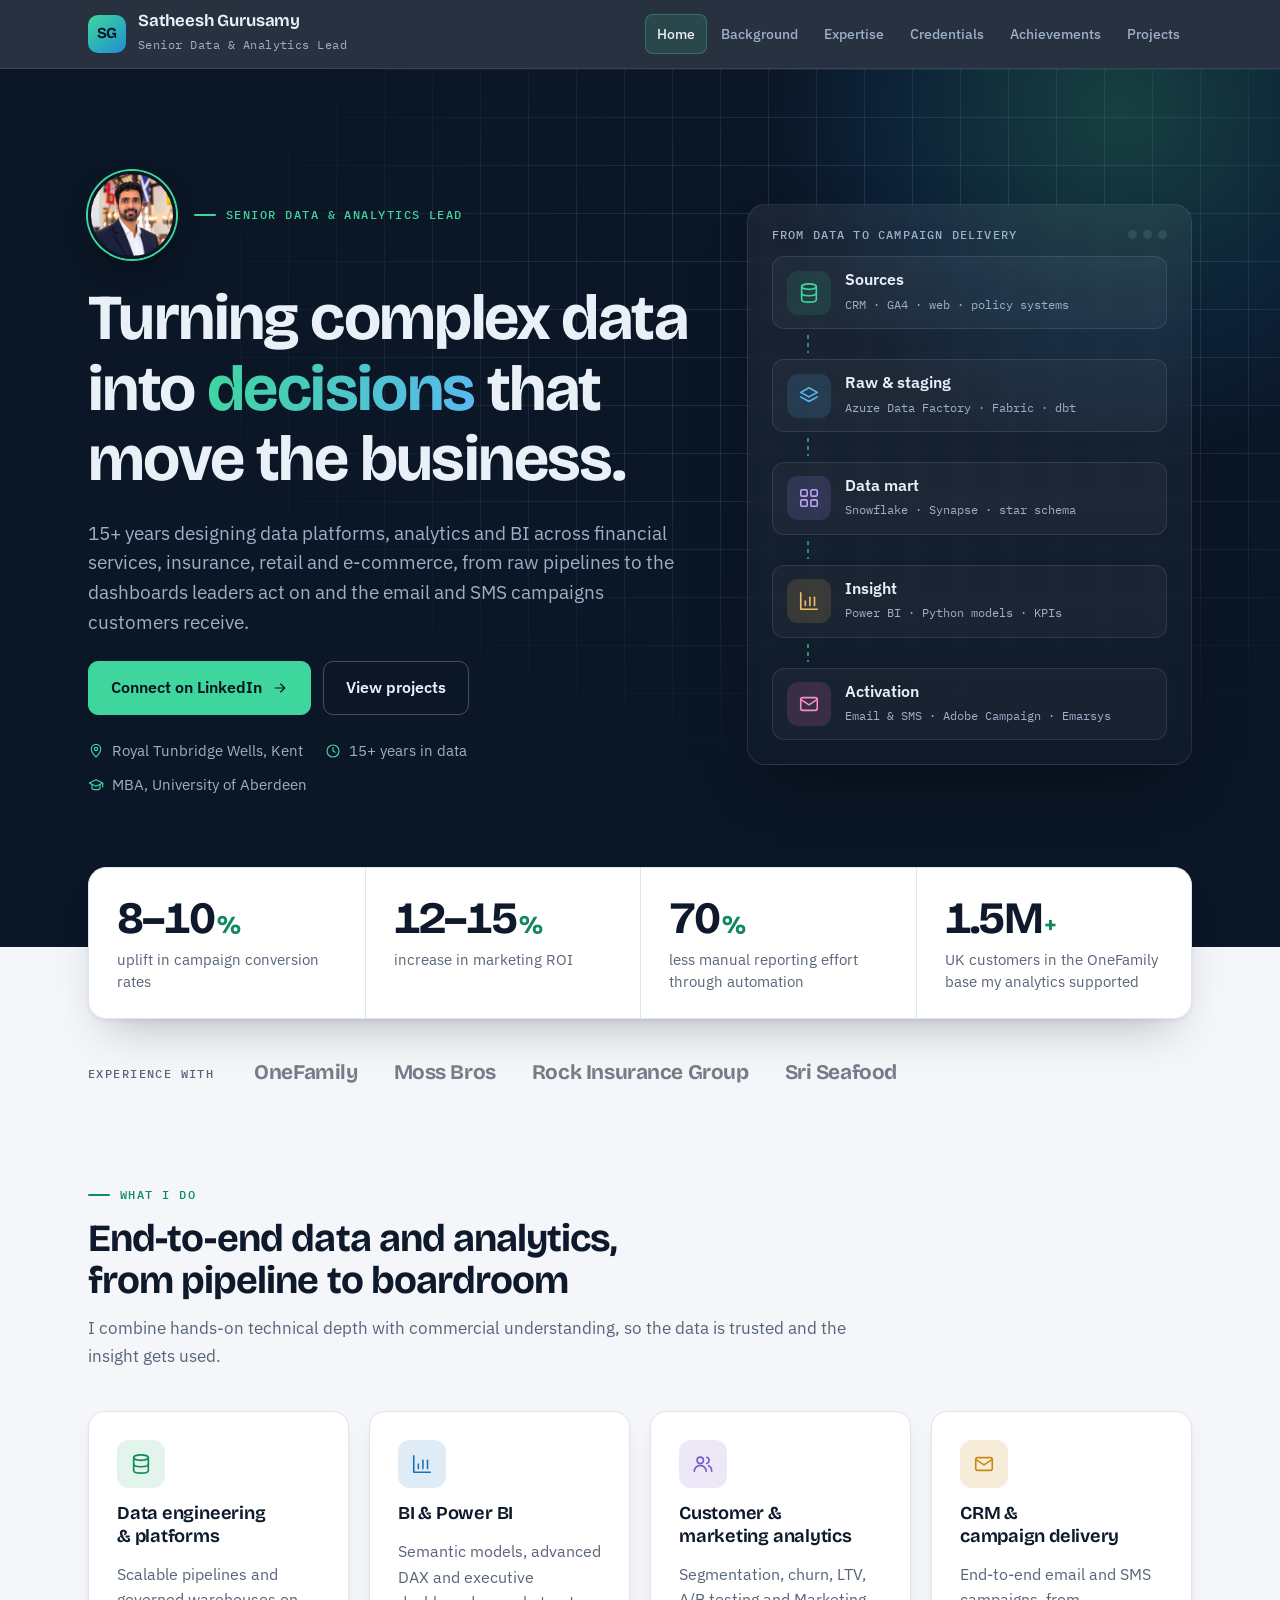
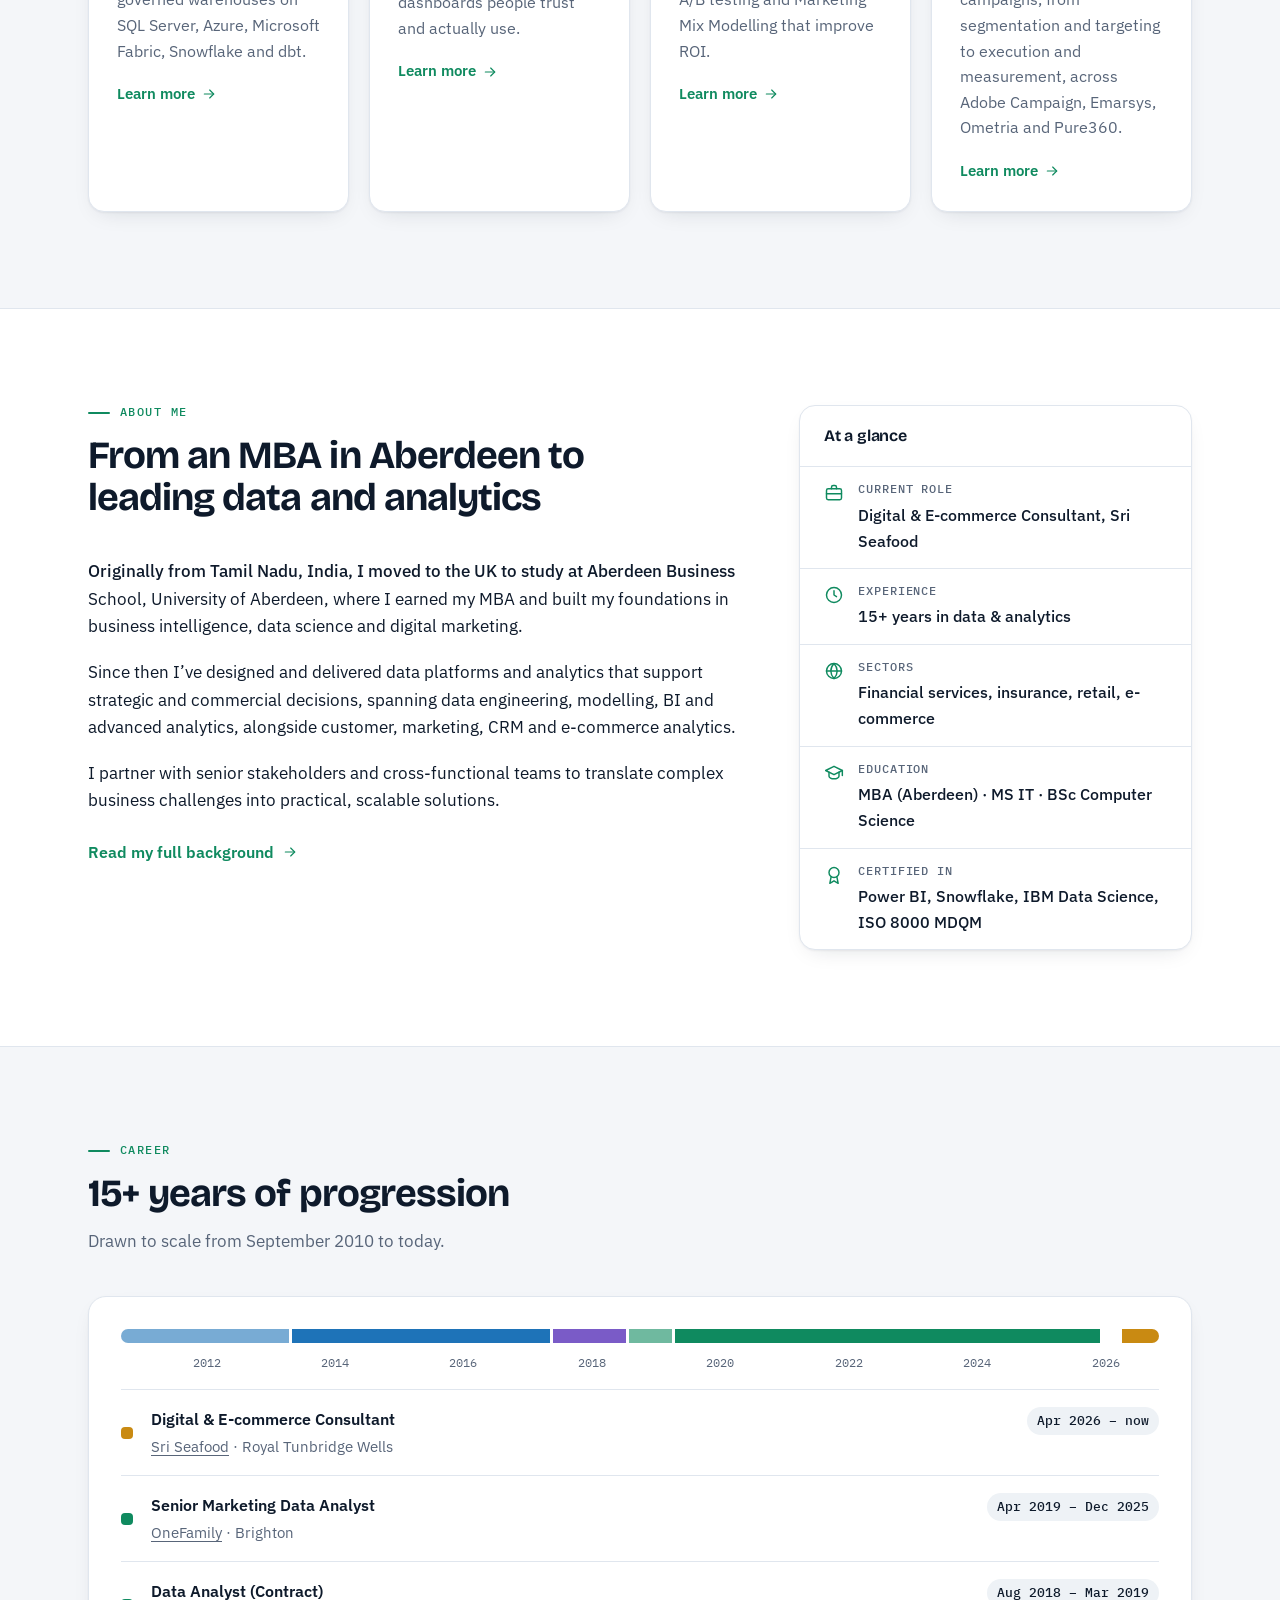
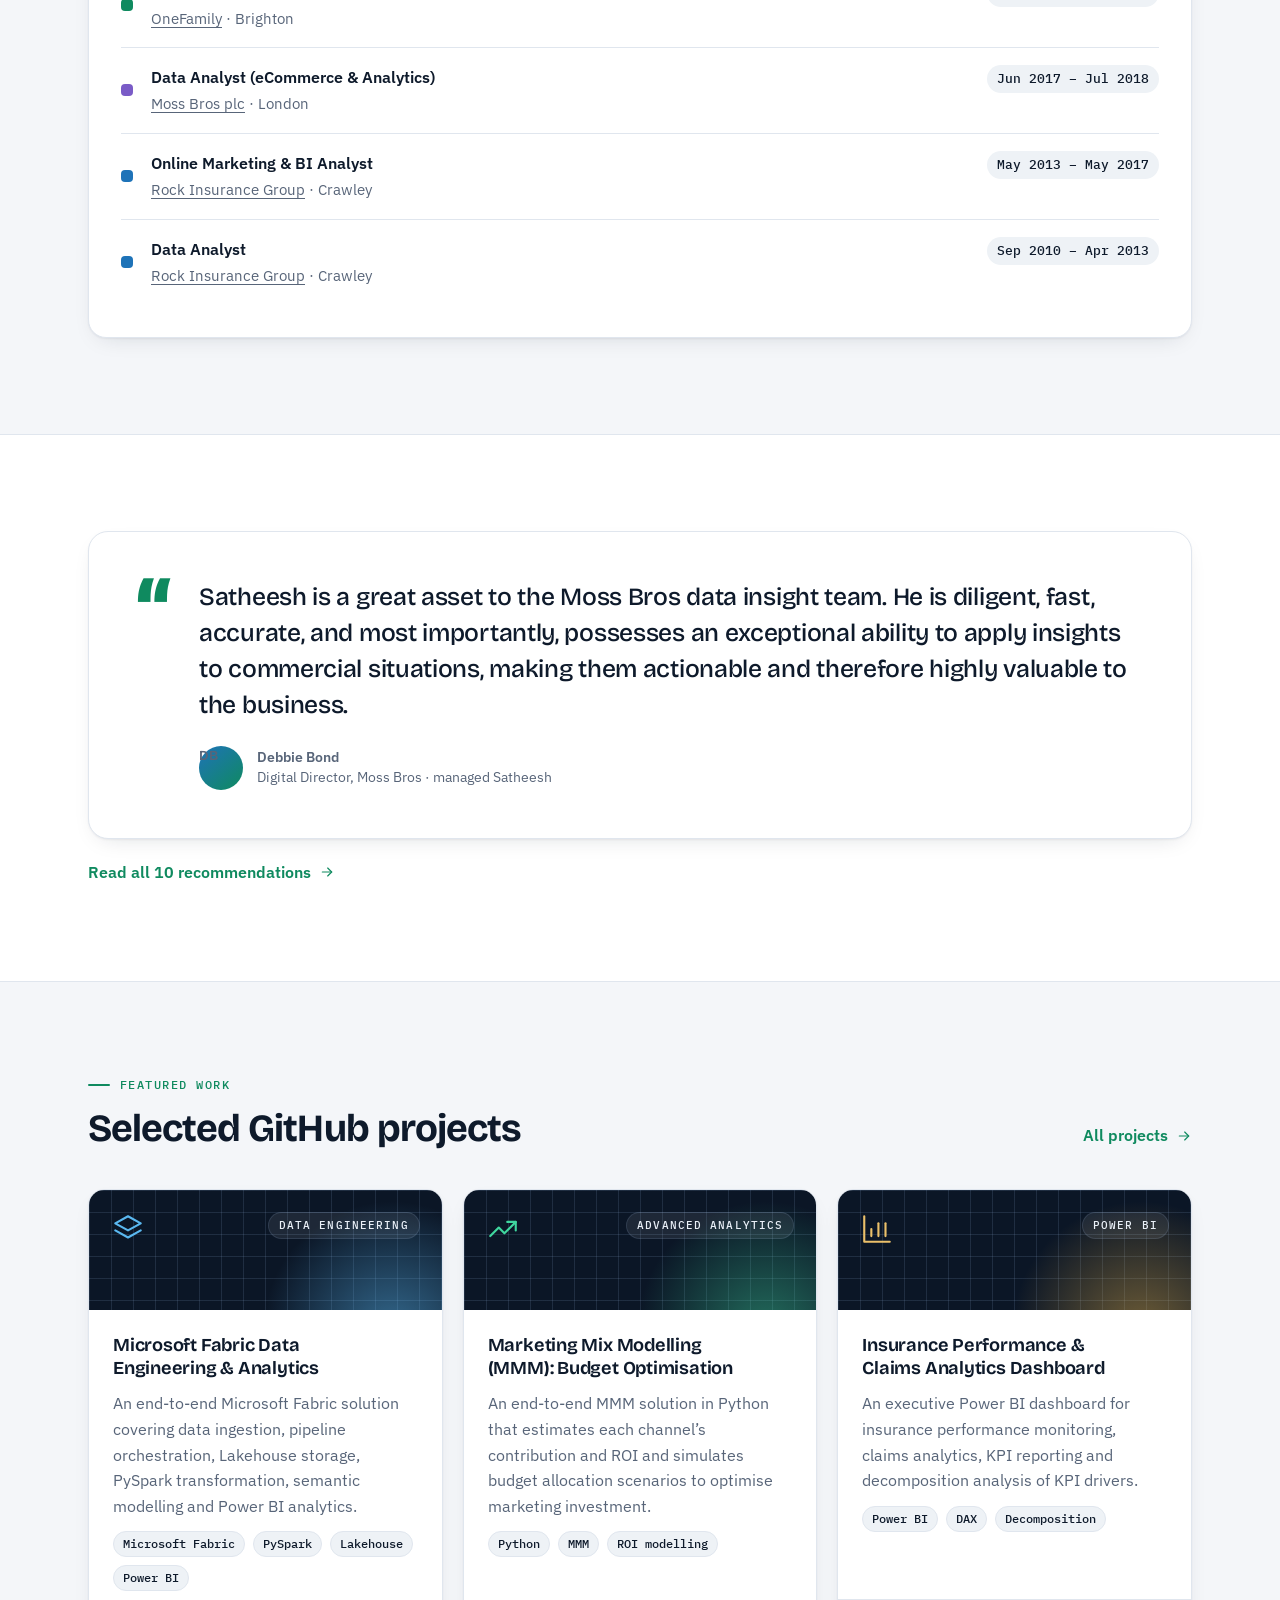
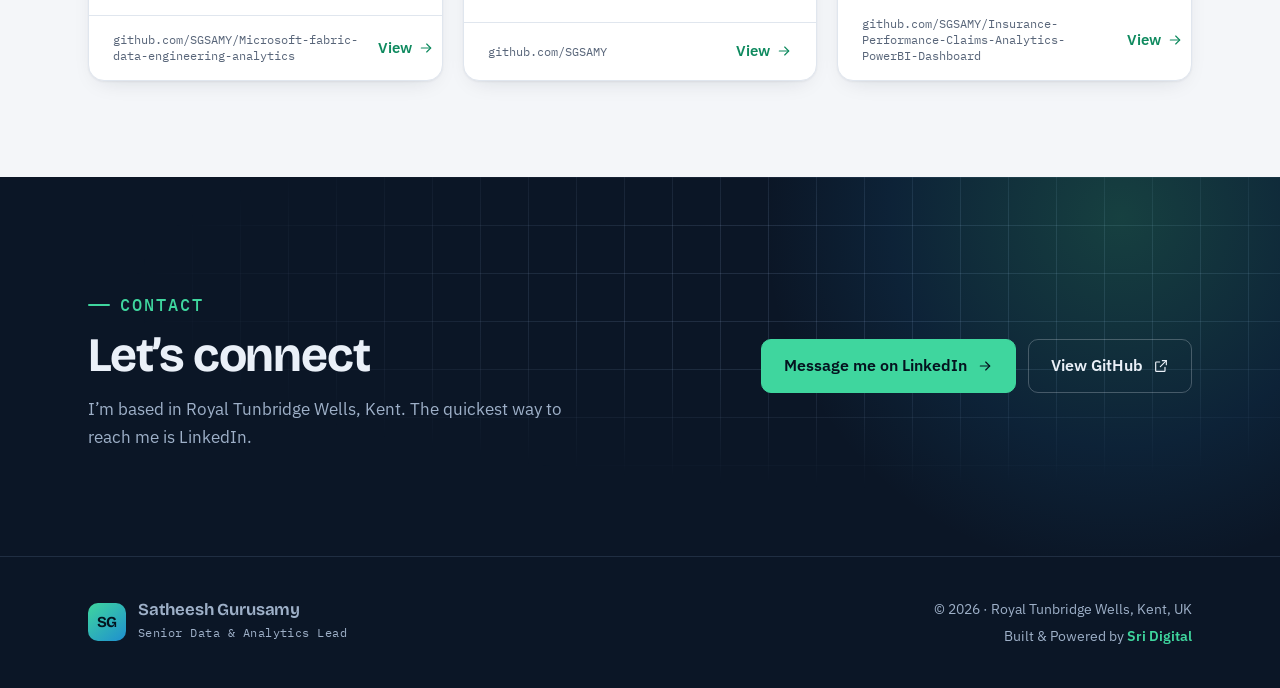
<file: index.html>
<!doctype html>
<html lang="en-GB">
<head>
<meta charset="utf-8">
<meta name="viewport" content="width=device-width, initial-scale=1">
<title>Satheesh Gurusamy</title>
<meta name="description" content="Senior Data &amp; Analytics Lead: data platforms, analytics, BI, CRM and customer insight.">
<meta property="og:title" content="Satheesh Gurusamy"><meta property="og:description" content="Senior Data &amp; Analytics Lead: data platforms, analytics, BI, CRM and customer insight.">
<meta property="og:type" content="website"><meta property="og:url" content="https://sgsamy.com/">
<link rel="icon" href="favicon.svg" type="image/svg+xml">
<link rel="icon" href="favicon.ico" sizes="any">
<link rel="apple-touch-icon" href="apple-touch-icon.png">
<meta name="theme-color" content="#0B1626">
<link rel="preconnect" href="https://fonts.googleapis.com"><link rel="preconnect" href="https://fonts.gstatic.com" crossorigin><link rel="stylesheet" href="https://fonts.googleapis.com/css2?family=Bricolage+Grotesque:opsz,wght@12..96,500;12..96,650;12..96,700&family=IBM+Plex+Mono:wght@400;500;600&family=IBM+Plex+Sans:wght@400;500;600&display=swap">
<link rel="stylesheet" href="style.css?v=20261105">
</head>
<body>
<header class="site-head"><div class="wrap">
<a class="brand" href="index.html"><span class="mono">SG</span><span><b>Satheesh Gurusamy</b><small>Senior Data &amp; Analytics Lead</small></span></a>
<nav class="nav" aria-label="Main"><a href="index.html" aria-current="page">Home</a><a href="my-background.html">Background</a><a href="expertise.html">Expertise</a><a href="credentials.html">Credentials</a><a href="achievements.html">Achievements</a><a href="github-projects.html">Projects</a></nav>
</div></header>
<main>
<section class="dark hero"><div class="wrap">
<div class="hero-copy">
<div class="id-row"><img class="headshot" src="satheesh.jpg" alt="Satheesh Gurusamy" width="88" height="88"><p class="eyebrow">Senior Data &amp; Analytics Lead</p></div>
<h1>Turning complex data into <em>decisions</em> that move the business.</h1>
<p class="lede">15+ years designing data platforms, analytics and BI across financial services, insurance, retail and e-commerce, from raw pipelines to the dashboards leaders act on and the email and SMS campaigns customers receive.</p>
<div class="btns"><a class="btn primary" href="https://www.linkedin.com/in/satheeshgurusamy">Connect on LinkedIn <svg class="ico sm" viewBox="0 0 24 24" aria-hidden="true"><path d="M5 12h14"/><path d="M13 6l6 6-6 6"/></svg></a><a class="btn ghost" href="github-projects.html">View projects</a></div>
<div class="meta"><span><svg class="ico sm" viewBox="0 0 24 24" aria-hidden="true"><path d="M12 21s-7-6.2-7-12a7 7 0 0 1 14 0c0 5.8-7 12-7 12z"/><circle cx="12" cy="9" r="2.5"/></svg> Royal Tunbridge Wells, Kent</span><span><svg class="ico sm" viewBox="0 0 24 24" aria-hidden="true"><circle cx="12" cy="12" r="9"/><path d="M12 7v5l3 2"/></svg> 15+ years in data</span><span><svg class="ico sm" viewBox="0 0 24 24" aria-hidden="true"><path d="M2 9l10-5 10 5-10 5z"/><path d="M6 11v5c0 1.5 2.7 3 6 3s6-1.5 6-3v-5"/><path d="M22 9v6"/></svg> MBA, University of Aberdeen</span></div>
</div>
<div class="pipe" aria-label="From data to campaign delivery"><div class="pipe-head"><p>From data to campaign delivery</p><span class="dots"><i></i><i></i><i></i></span></div><div class="stage s1"><span class="si"><svg class="ico" viewBox="0 0 24 24" aria-hidden="true"><ellipse cx="12" cy="5" rx="8" ry="3"/><path d="M4 5v14c0 1.7 3.6 3 8 3s8-1.3 8-3V5"/><path d="M4 12c0 1.7 3.6 3 8 3s8-1.3 8-3"/></svg></span><div><b>Sources</b><span>CRM · GA4 · web · policy systems</span></div></div><div class="flow" aria-hidden="true"></div><div class="stage s2"><span class="si"><svg class="ico" viewBox="0 0 24 24" aria-hidden="true"><path d="M12 3l9 5-9 5-9-5z"/><path d="M3 13l9 5 9-5"/></svg></span><div><b>Raw &amp; staging</b><span>Azure Data Factory · Fabric · dbt</span></div></div><div class="flow" aria-hidden="true"></div><div class="stage s3"><span class="si"><svg class="ico" viewBox="0 0 24 24" aria-hidden="true"><rect x="3" y="3" width="7" height="7" rx="1.5"/><rect x="14" y="3" width="7" height="7" rx="1.5"/><rect x="3" y="14" width="7" height="7" rx="1.5"/><rect x="14" y="14" width="7" height="7" rx="1.5"/></svg></span><div><b>Data mart</b><span>Snowflake · Synapse · star schema</span></div></div><div class="flow" aria-hidden="true"></div><div class="stage s4"><span class="si"><svg class="ico" viewBox="0 0 24 24" aria-hidden="true"><path d="M3 3v18h18"/><path d="M8 17v-5"/><path d="M13 17V8"/><path d="M18 17v-9"/></svg></span><div><b>Insight</b><span>Power BI · Python models · KPIs</span></div></div><div class="flow" aria-hidden="true"></div><div class="stage s5"><span class="si"><svg class="ico" viewBox="0 0 24 24" aria-hidden="true"><rect x="3" y="5" width="18" height="14" rx="2"/><path d="M3 7l9 6 9-6"/></svg></span><div><b>Activation</b><span>Email &amp; SMS · Adobe Campaign · Emarsys</span></div></div></div>
</div></section>
<section class="kpis"><div class="wrap"><div class="kpi-card"><div class="kpi"><p class="n">8–10<small>%</small></p><p>uplift in campaign conversion rates</p></div><div class="kpi"><p class="n">12–15<small>%</small></p><p>increase in marketing ROI</p></div><div class="kpi"><p class="n">70<small>%</small></p><p>less manual reporting effort through automation</p></div><div class="kpi"><p class="n">1.5M<small>+</small></p><p>UK customers in the OneFamily base my analytics supported</p></div></div></div></section>
<section class="trust"><div class="wrap"><p>Experience with</p><ul><li>OneFamily</li><li>Moss Bros</li><li>Rock Insurance Group</li><li>Sri Seafood</li></ul></div></section>
<section class="band"><div class="wrap"><div class="sec-head"><p class="eyebrow">What I do</p><h2>End-to-end data and analytics, from pipeline to boardroom</h2><p>I combine hands-on technical depth with commercial understanding, so the data is trusted and the insight gets used.</p></div><div class="grid-4"><a class="card" href="expertise.html"><span class="icon-tile "><svg class="ico" viewBox="0 0 24 24" aria-hidden="true"><ellipse cx="12" cy="5" rx="8" ry="3"/><path d="M4 5v14c0 1.7 3.6 3 8 3s8-1.3 8-3V5"/><path d="M4 12c0 1.7 3.6 3 8 3s8-1.3 8-3"/></svg></span><h3>Data engineering &amp; platforms</h3><p>Scalable pipelines and governed warehouses on SQL Server, Azure, Microsoft Fabric, Snowflake and dbt.</p><span class="more">Learn more <svg class="ico sm" viewBox="0 0 24 24" aria-hidden="true"><path d="M5 12h14"/><path d="M13 6l6 6-6 6"/></svg></span></a><a class="card" href="expertise.html"><span class="icon-tile c2"><svg class="ico" viewBox="0 0 24 24" aria-hidden="true"><path d="M3 3v18h18"/><path d="M8 17v-5"/><path d="M13 17V8"/><path d="M18 17v-9"/></svg></span><h3>BI &amp; Power BI</h3><p>Semantic models, advanced DAX and executive dashboards people trust and actually use.</p><span class="more">Learn more <svg class="ico sm" viewBox="0 0 24 24" aria-hidden="true"><path d="M5 12h14"/><path d="M13 6l6 6-6 6"/></svg></span></a><a class="card" href="expertise.html"><span class="icon-tile c3"><svg class="ico" viewBox="0 0 24 24" aria-hidden="true"><circle cx="9" cy="8" r="3.5"/><path d="M2.5 20c0-3.6 2.9-6.5 6.5-6.5s6.5 2.9 6.5 6.5"/><path d="M16 4.6a3.5 3.5 0 0 1 0 6.8"/><path d="M18 14c2 .8 3.5 3 3.5 6"/></svg></span><h3>Customer &amp; marketing analytics</h3><p>Segmentation, churn, LTV, A/B testing and Marketing Mix Modelling that improve ROI.</p><span class="more">Learn more <svg class="ico sm" viewBox="0 0 24 24" aria-hidden="true"><path d="M5 12h14"/><path d="M13 6l6 6-6 6"/></svg></span></a><a class="card" href="expertise.html"><span class="icon-tile c4"><svg class="ico" viewBox="0 0 24 24" aria-hidden="true"><rect x="3" y="5" width="18" height="14" rx="2"/><path d="M3 7l9 6 9-6"/></svg></span><h3>CRM &amp; campaign delivery</h3><p>End-to-end email and SMS campaigns, from segmentation and targeting to execution and measurement, across Adobe Campaign, Emarsys, Ometria and Pure360.</p><span class="more">Learn more <svg class="ico sm" viewBox="0 0 24 24" aria-hidden="true"><path d="M5 12h14"/><path d="M13 6l6 6-6 6"/></svg></span></a></div></div></section>
<section class="band alt"><div class="wrap"><div class="split"><div><div class="sec-head"><p class="eyebrow">About me</p><h2>From an MBA in Aberdeen to leading data and analytics</h2></div>
<div class="prose"><p>Originally from Tamil Nadu, India, I moved to the UK to study at Aberdeen Business School, University of Aberdeen, where I earned my MBA and built my foundations in business intelligence, data science and digital marketing.</p>
<p>Since then I&rsquo;ve designed and delivered data platforms and analytics that support strategic and commercial decisions, spanning data engineering, modelling, BI and advanced analytics, alongside customer, marketing, CRM and e-commerce analytics.</p>
<p>I partner with senior stakeholders and cross-functional teams to translate complex business challenges into practical, scalable solutions.</p></div>
<p style="margin-top:24px"><a class="link-arrow" href="my-background.html">Read my full background <svg class="ico sm" viewBox="0 0 24 24" aria-hidden="true"><path d="M5 12h14"/><path d="M13 6l6 6-6 6"/></svg></a></p></div>
<div class="facts"><h3>At a glance</h3><dl>
<div><svg class="ico" viewBox="0 0 24 24" aria-hidden="true"><rect x="3" y="7" width="18" height="13" rx="2"/><path d="M9 7V5a2 2 0 0 1 2-2h2a2 2 0 0 1 2 2v2"/><path d="M3 13h18"/></svg><dt>Current role</dt><dd>Digital &amp; E-commerce Consultant, Sri Seafood</dd></div>
<div><svg class="ico" viewBox="0 0 24 24" aria-hidden="true"><circle cx="12" cy="12" r="9"/><path d="M12 7v5l3 2"/></svg><dt>Experience</dt><dd>15+ years in data &amp; analytics</dd></div>
<div><svg class="ico" viewBox="0 0 24 24" aria-hidden="true"><circle cx="12" cy="12" r="9"/><path d="M3 12h18"/><path d="M12 3c2.5 2.7 3.8 5.7 3.8 9s-1.3 6.3-3.8 9c-2.5-2.7-3.8-5.7-3.8-9S9.5 5.7 12 3z"/></svg><dt>Sectors</dt><dd>Financial services, insurance, retail, e-commerce</dd></div>
<div><svg class="ico" viewBox="0 0 24 24" aria-hidden="true"><path d="M2 9l10-5 10 5-10 5z"/><path d="M6 11v5c0 1.5 2.7 3 6 3s6-1.5 6-3v-5"/><path d="M22 9v6"/></svg><dt>Education</dt><dd>MBA (Aberdeen) &middot; MS IT &middot; BSc Computer Science</dd></div>
<div><svg class="ico" viewBox="0 0 24 24" aria-hidden="true"><circle cx="12" cy="9" r="6"/><path d="M8.6 14L7 22l5-3 5 3-1.6-8"/></svg><dt>Certified in</dt><dd>Power BI, Snowflake, IBM Data Science, ISO 8000 MDQM</dd></div>
</dl></div></div></div></section>
<section class="band"><div class="wrap"><div class="sec-head"><p class="eyebrow">Career</p><h2>15+ years of progression</h2><p>Drawn to scale from September 2010 to today.</p></div><div class="tl-card"><div class="tl-bar" role="img" aria-label="Career timeline from September 2010 to today, drawn to scale"><span style="flex:32 1 0;background:var(--c2);opacity:0.6" title="Data Analyst, Rock Insurance Group"></span><span style="flex:49 1 0;background:var(--c2);opacity:1" title="Online Marketing &amp; BI Analyst, Rock Insurance Group"></span><span style="flex:14 1 0;background:var(--c3);opacity:1" title="Data Analyst (eCommerce &amp; Analytics), Moss Bros plc"></span><span style="flex:8 1 0;background:var(--c1);opacity:0.6" title="Data Analyst (Contract), OneFamily"></span><span style="flex:81 1 0;background:var(--c1);opacity:1" title="Senior Marketing Data Analyst, OneFamily"></span><span style="flex:3 1 0;background:transparent"></span><span style="flex:7 1 0;background:var(--c4)" title="Digital &amp; E-commerce Consultant, Sri Seafood"></span></div><div class="tl-axis" aria-hidden="true"><span style="left:8.25%">2012</span><span style="left:20.62%">2014</span><span style="left:32.99%">2016</span><span style="left:45.36%">2018</span><span style="left:57.73%">2020</span><span style="left:70.10%">2022</span><span style="left:82.47%">2024</span><span style="left:94.85%">2026</span></div><ul class="roles"><li><i class="sw" style="background:var(--c4)"></i><span><strong>Digital &amp; E-commerce Consultant</strong><span class="where"><a href="http://www.sriseafood.co.uk">Sri Seafood</a> &middot; Royal Tunbridge Wells</span></span><span class="when">Apr 2026 – now</span></li><li><i class="sw" style="background:var(--c1)"></i><span><strong>Senior Marketing Data Analyst</strong><span class="where"><a href="https://www.onefamily.com/">OneFamily</a> &middot; Brighton</span></span><span class="when">Apr 2019 – Dec 2025</span></li><li><i class="sw" style="background:var(--c1)"></i><span><strong>Data Analyst (Contract)</strong><span class="where"><a href="https://www.onefamily.com/">OneFamily</a> &middot; Brighton</span></span><span class="when">Aug 2018 – Mar 2019</span></li><li><i class="sw" style="background:var(--c3)"></i><span><strong>Data Analyst (eCommerce &amp; Analytics)</strong><span class="where"><a href="https://www.moss.co.uk/">Moss Bros plc</a> &middot; London</span></span><span class="when">Jun 2017 – Jul 2018</span></li><li><i class="sw" style="background:var(--c2)"></i><span><strong>Online Marketing &amp; BI Analyst</strong><span class="where"><a href="https://www.rockinsurance.com/">Rock Insurance Group</a> &middot; Crawley</span></span><span class="when">May 2013 – May 2017</span></li><li><i class="sw" style="background:var(--c2)"></i><span><strong>Data Analyst</strong><span class="where"><a href="https://www.rockinsurance.com/">Rock Insurance Group</a> &middot; Crawley</span></span><span class="when">Sep 2010 – Apr 2013</span></li></ul></div></div></section>
<section class="band alt"><div class="wrap"><figure class="feature-quote" style="margin:0"><span class="qm" aria-hidden="true">&ldquo;</span><div><blockquote>Satheesh is a great asset to the Moss Bros data insight team. He is diligent, fast, accurate, and most importantly, possesses an exceptional ability to apply insights to commercial situations, making them actionable and therefore highly valuable to the business.</blockquote>
<figcaption><div class="who"><span class="avatar">DB</span><span><b>Debbie Bond</b><span>Digital Director, Moss Bros &middot; managed Satheesh</span></span></div></figcaption></div></figure>
<p style="margin-top:20px"><a class="link-arrow" href="expertise.html#recommendations">Read all 10 recommendations <svg class="ico sm" viewBox="0 0 24 24" aria-hidden="true"><path d="M5 12h14"/><path d="M13 6l6 6-6 6"/></svg></a></p></div></section>
<section class="band"><div class="wrap"><div class="sec-row"><div class="sec-head"><p class="eyebrow">Featured work</p><h2>Selected GitHub projects</h2></div><a class="link-arrow" href="github-projects.html">All projects <svg class="ico sm" viewBox="0 0 24 24" aria-hidden="true"><path d="M5 12h14"/><path d="M13 6l6 6-6 6"/></svg></a></div><div class="grid-3"><a class="card proj" href="https://github.com/SGSAMY/Microsoft-fabric-data-engineering-analytics"><div class="proj-top" style="--pc:rgba(90,184,240,0.5);--pi:#5AB8F0"><svg class="ico" viewBox="0 0 24 24" aria-hidden="true"><path d="M12 3l9 5-9 5-9-5z"/><path d="M3 13l9 5 9-5"/></svg><span class="cat">Data engineering</span></div><div class="proj-body"><h3>Microsoft Fabric Data Engineering &amp; Analytics</h3><p>An end-to-end Microsoft Fabric solution covering data ingestion, pipeline orchestration, Lakehouse storage, PySpark transformation, semantic modelling and Power BI analytics.</p><ul class="chips"><li>Microsoft Fabric</li><li>PySpark</li><li>Lakehouse</li><li>Power BI</li></ul></div><div class="proj-foot"><span>github.com/SGSAMY/Microsoft-fabric-data-engineering-analytics</span><span>View <svg class="ico sm" viewBox="0 0 24 24" aria-hidden="true"><path d="M5 12h14"/><path d="M13 6l6 6-6 6"/></svg></span></div></a><a class="card proj" href="https://github.com/SGSAMY"><div class="proj-top" style="--pc:rgba(63,214,158,0.45);--pi:#3FD69E"><svg class="ico" viewBox="0 0 24 24" aria-hidden="true"><path d="M3 17l6-6 4 4 8-8"/><path d="M15 7h6v6"/></svg><span class="cat">Advanced analytics</span></div><div class="proj-body"><h3>Marketing Mix Modelling (MMM): Budget Optimisation</h3><p>An end-to-end MMM solution in Python that estimates each channel&rsquo;s contribution and ROI and simulates budget allocation scenarios to optimise marketing investment.</p><ul class="chips"><li>Python</li><li>MMM</li><li>ROI modelling</li></ul></div><div class="proj-foot"><span>github.com/SGSAMY</span><span>View <svg class="ico sm" viewBox="0 0 24 24" aria-hidden="true"><path d="M5 12h14"/><path d="M13 6l6 6-6 6"/></svg></span></div></a><a class="card proj" href="https://github.com/SGSAMY/Insurance-Performance-Claims-Analytics-PowerBI-Dashboard"><div class="proj-top" style="--pc:rgba(230,178,74,0.45);--pi:#EBC06A"><svg class="ico" viewBox="0 0 24 24" aria-hidden="true"><path d="M3 3v18h18"/><path d="M8 17v-5"/><path d="M13 17V8"/><path d="M18 17v-9"/></svg><span class="cat">Power BI</span></div><div class="proj-body"><h3>Insurance Performance &amp; Claims Analytics Dashboard</h3><p>An executive Power BI dashboard for insurance performance monitoring, claims analytics, KPI reporting and decomposition analysis of KPI drivers.</p><ul class="chips"><li>Power BI</li><li>DAX</li><li>Decomposition</li></ul></div><div class="proj-foot"><span>github.com/SGSAMY/Insurance-Performance-Claims-Analytics-PowerBI-Dashboard</span><span>View <svg class="ico sm" viewBox="0 0 24 24" aria-hidden="true"><path d="M5 12h14"/><path d="M13 6l6 6-6 6"/></svg></span></div></a></div></div></section>
<section class="dark cta"><div class="wrap">
<div><p class="eyebrow">Contact</p><h2 style="margin-top:14px">Let&rsquo;s connect</h2>
<p>I&rsquo;m based in Royal Tunbridge Wells, Kent. The quickest way to reach me is LinkedIn.</p></div>
<div class="btns"><a class="btn primary" href="https://www.linkedin.com/in/satheeshgurusamy">Message me on LinkedIn <svg class="ico sm" viewBox="0 0 24 24" aria-hidden="true"><path d="M5 12h14"/><path d="M13 6l6 6-6 6"/></svg></a><a class="btn ghost" href="https://github.com/SGSAMY">View GitHub <svg class="ico sm" viewBox="0 0 24 24" aria-hidden="true"><path d="M14 4h6v6"/><path d="M20 4l-9 9"/><path d="M18 14v5a1 1 0 0 1-1 1H5a1 1 0 0 1-1-1V7a1 1 0 0 1 1-1h5"/></svg></a></div>
</div></section>
</main>
<footer class="site-foot"><div class="wrap">
<a class="brand" href="index.html"><span class="mono">SG</span><span><b>Satheesh Gurusamy</b><small>Senior Data &amp; Analytics Lead</small></span></a>
<div class="foot-meta"><span>&copy; 2026 &middot; Royal Tunbridge Wells, Kent, UK</span><span>Built &amp; Powered by <a class="credit" href="https://sridigital.co.uk">Sri Digital</a></span></div>
</div></footer>
</body>
</html>
</file>
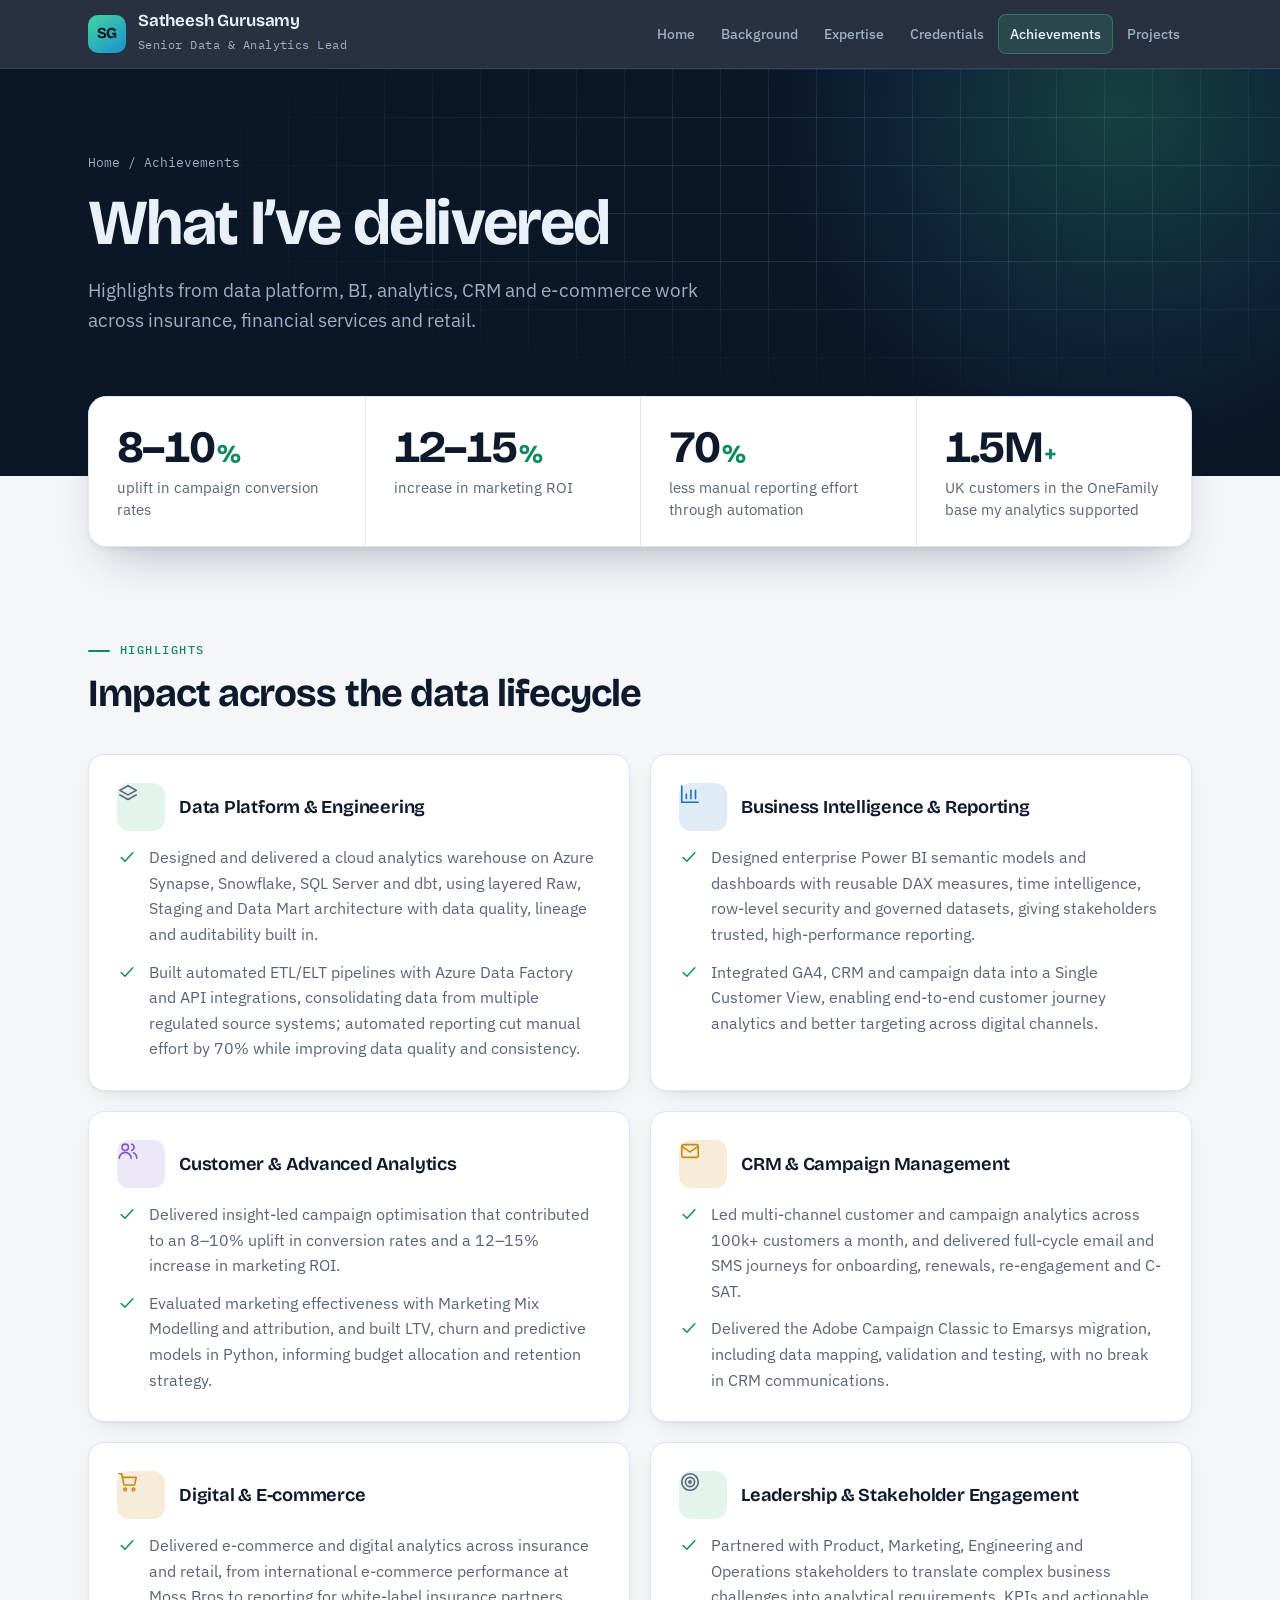
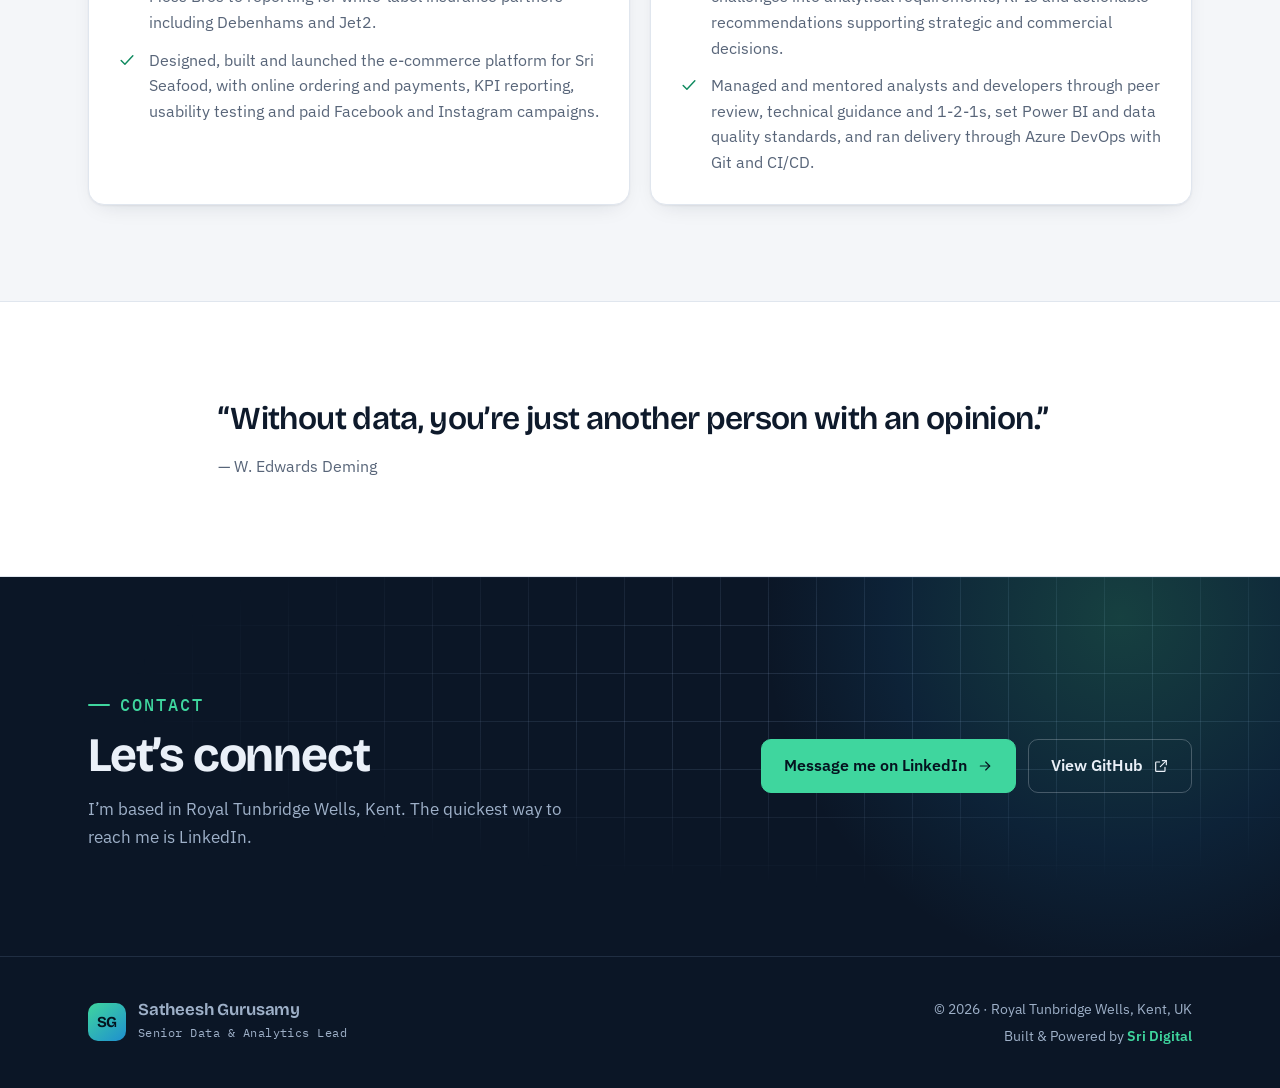
<file: achievements.html>
<!doctype html>
<html lang="en-GB">
<head>
<meta charset="utf-8">
<meta name="viewport" content="width=device-width, initial-scale=1">
<title>Achievements · Satheesh Gurusamy</title>
<meta name="description" content="Data platform, BI, analytics, CRM and e-commerce achievements.">
<meta property="og:title" content="Achievements · Satheesh Gurusamy"><meta property="og:description" content="Data platform, BI, analytics, CRM and e-commerce achievements.">
<meta property="og:type" content="website"><meta property="og:url" content="https://sgsamy.com/">
<link rel="icon" href="favicon.svg" type="image/svg+xml">
<link rel="icon" href="favicon.ico" sizes="any">
<link rel="apple-touch-icon" href="apple-touch-icon.png">
<meta name="theme-color" content="#0B1626">
<link rel="preconnect" href="https://fonts.googleapis.com"><link rel="preconnect" href="https://fonts.gstatic.com" crossorigin><link rel="stylesheet" href="https://fonts.googleapis.com/css2?family=Bricolage+Grotesque:opsz,wght@12..96,500;12..96,650;12..96,700&family=IBM+Plex+Mono:wght@400;500;600&family=IBM+Plex+Sans:wght@400;500;600&display=swap">
<link rel="stylesheet" href="style.css?v=20261105">
</head>
<body>
<header class="site-head"><div class="wrap">
<a class="brand" href="index.html"><span class="mono">SG</span><span><b>Satheesh Gurusamy</b><small>Senior Data &amp; Analytics Lead</small></span></a>
<nav class="nav" aria-label="Main"><a href="index.html">Home</a><a href="my-background.html">Background</a><a href="expertise.html">Expertise</a><a href="credentials.html">Credentials</a><a href="achievements.html" aria-current="page">Achievements</a><a href="github-projects.html">Projects</a></nav>
</div></header>
<main>
<section class="dark page-hero has-kpis"><div class="wrap"><p class="crumbs"><a href="index.html">Home</a><span>/</span><span>Achievements</span></p><h1>What I&rsquo;ve delivered</h1><p class="lede">Highlights from data platform, BI, analytics, CRM and e-commerce work across insurance, financial services and retail.</p></div></section>
<section class="kpis"><div class="wrap"><div class="kpi-card"><div class="kpi"><p class="n">8–10<small>%</small></p><p>uplift in campaign conversion rates</p></div><div class="kpi"><p class="n">12–15<small>%</small></p><p>increase in marketing ROI</p></div><div class="kpi"><p class="n">70<small>%</small></p><p>less manual reporting effort through automation</p></div><div class="kpi"><p class="n">1.5M<small>+</small></p><p>UK customers in the OneFamily base my analytics supported</p></div></div></div></section>
<section class="band"><div class="wrap"><div class="sec-head"><p class="eyebrow">Highlights</p><h2>Impact across the data lifecycle</h2></div><div class="grid-2"><div class="card lift"><div class="who"><span class="icon-tile "><svg class="ico" viewBox="0 0 24 24" aria-hidden="true"><path d="M12 3l9 5-9 5-9-5z"/><path d="M3 13l9 5 9-5"/></svg></span><h3>Data Platform &amp; Engineering</h3></div><ul class="checks"><li><svg class="ico" viewBox="0 0 24 24" aria-hidden="true"><path d="M5 12.5l4.5 4.5L19 7"/></svg><span>Designed and delivered a cloud analytics warehouse on Azure Synapse, Snowflake, SQL Server and dbt, using layered Raw, Staging and Data Mart architecture with data quality, lineage and auditability built in.</span></li><li><svg class="ico" viewBox="0 0 24 24" aria-hidden="true"><path d="M5 12.5l4.5 4.5L19 7"/></svg><span>Built automated ETL/ELT pipelines with Azure Data Factory and API integrations, consolidating data from multiple regulated source systems; automated reporting cut manual effort by 70% while improving data quality and consistency.</span></li></ul></div><div class="card lift"><div class="who"><span class="icon-tile c2"><svg class="ico" viewBox="0 0 24 24" aria-hidden="true"><path d="M3 3v18h18"/><path d="M8 17v-5"/><path d="M13 17V8"/><path d="M18 17v-9"/></svg></span><h3>Business Intelligence &amp; Reporting</h3></div><ul class="checks"><li><svg class="ico" viewBox="0 0 24 24" aria-hidden="true"><path d="M5 12.5l4.5 4.5L19 7"/></svg><span>Designed enterprise Power BI semantic models and dashboards with reusable DAX measures, time intelligence, row-level security and governed datasets, giving stakeholders trusted, high-performance reporting.</span></li><li><svg class="ico" viewBox="0 0 24 24" aria-hidden="true"><path d="M5 12.5l4.5 4.5L19 7"/></svg><span>Integrated GA4, CRM and campaign data into a Single Customer View, enabling end-to-end customer journey analytics and better targeting across digital channels.</span></li></ul></div><div class="card lift"><div class="who"><span class="icon-tile c3"><svg class="ico" viewBox="0 0 24 24" aria-hidden="true"><circle cx="9" cy="8" r="3.5"/><path d="M2.5 20c0-3.6 2.9-6.5 6.5-6.5s6.5 2.9 6.5 6.5"/><path d="M16 4.6a3.5 3.5 0 0 1 0 6.8"/><path d="M18 14c2 .8 3.5 3 3.5 6"/></svg></span><h3>Customer &amp; Advanced Analytics</h3></div><ul class="checks"><li><svg class="ico" viewBox="0 0 24 24" aria-hidden="true"><path d="M5 12.5l4.5 4.5L19 7"/></svg><span>Delivered insight-led campaign optimisation that contributed to an 8–10% uplift in conversion rates and a 12–15% increase in marketing ROI.</span></li><li><svg class="ico" viewBox="0 0 24 24" aria-hidden="true"><path d="M5 12.5l4.5 4.5L19 7"/></svg><span>Evaluated marketing effectiveness with Marketing Mix Modelling and attribution, and built LTV, churn and predictive models in Python, informing budget allocation and retention strategy.</span></li></ul></div><div class="card lift"><div class="who"><span class="icon-tile c4"><svg class="ico" viewBox="0 0 24 24" aria-hidden="true"><rect x="3" y="5" width="18" height="14" rx="2"/><path d="M3 7l9 6 9-6"/></svg></span><h3>CRM &amp; Campaign Management</h3></div><ul class="checks"><li><svg class="ico" viewBox="0 0 24 24" aria-hidden="true"><path d="M5 12.5l4.5 4.5L19 7"/></svg><span>Led multi-channel customer and campaign analytics across 100k+ customers a month, and delivered full-cycle email and SMS journeys for onboarding, renewals, re-engagement and C-SAT.</span></li><li><svg class="ico" viewBox="0 0 24 24" aria-hidden="true"><path d="M5 12.5l4.5 4.5L19 7"/></svg><span>Delivered the Adobe Campaign Classic to Emarsys migration, including data mapping, validation and testing, with no break in CRM communications.</span></li></ul></div><div class="card lift"><div class="who"><span class="icon-tile c4"><svg class="ico" viewBox="0 0 24 24" aria-hidden="true"><circle cx="9" cy="20" r="1.5"/><circle cx="18" cy="20" r="1.5"/><path d="M2 3h3l2.6 12.2h11.6L21 7H6"/></svg></span><h3>Digital &amp; E-commerce</h3></div><ul class="checks"><li><svg class="ico" viewBox="0 0 24 24" aria-hidden="true"><path d="M5 12.5l4.5 4.5L19 7"/></svg><span>Delivered e-commerce and digital analytics across insurance and retail, from international e-commerce performance at Moss Bros to reporting for white-label insurance partners including Debenhams and Jet2.</span></li><li><svg class="ico" viewBox="0 0 24 24" aria-hidden="true"><path d="M5 12.5l4.5 4.5L19 7"/></svg><span>Designed, built and launched the e-commerce platform for Sri Seafood, with online ordering and payments, KPI reporting, usability testing and paid Facebook and Instagram campaigns.</span></li></ul></div><div class="card lift"><div class="who"><span class="icon-tile "><svg class="ico" viewBox="0 0 24 24" aria-hidden="true"><circle cx="12" cy="12" r="9"/><circle cx="12" cy="12" r="5"/><circle cx="12" cy="12" r="1.2"/></svg></span><h3>Leadership &amp; Stakeholder Engagement</h3></div><ul class="checks"><li><svg class="ico" viewBox="0 0 24 24" aria-hidden="true"><path d="M5 12.5l4.5 4.5L19 7"/></svg><span>Partnered with Product, Marketing, Engineering and Operations stakeholders to translate complex business challenges into analytical requirements, KPIs and actionable recommendations supporting strategic and commercial decisions.</span></li><li><svg class="ico" viewBox="0 0 24 24" aria-hidden="true"><path d="M5 12.5l4.5 4.5L19 7"/></svg><span>Managed and mentored analysts and developers through peer review, technical guidance and 1-2-1s, set Power BI and data quality standards, and ran delivery through Azure DevOps with Git and CI/CD.</span></li></ul></div></div></div></section>
<section class="band epigraph alt"><div class="wrap"><p>&ldquo;Without data, you&rsquo;re just another person with an opinion.&rdquo;</p><cite>&mdash; W. Edwards Deming</cite></div></section>
<section class="dark cta"><div class="wrap">
<div><p class="eyebrow">Contact</p><h2 style="margin-top:14px">Let&rsquo;s connect</h2>
<p>I&rsquo;m based in Royal Tunbridge Wells, Kent. The quickest way to reach me is LinkedIn.</p></div>
<div class="btns"><a class="btn primary" href="https://www.linkedin.com/in/satheeshgurusamy">Message me on LinkedIn <svg class="ico sm" viewBox="0 0 24 24" aria-hidden="true"><path d="M5 12h14"/><path d="M13 6l6 6-6 6"/></svg></a><a class="btn ghost" href="https://github.com/SGSAMY">View GitHub <svg class="ico sm" viewBox="0 0 24 24" aria-hidden="true"><path d="M14 4h6v6"/><path d="M20 4l-9 9"/><path d="M18 14v5a1 1 0 0 1-1 1H5a1 1 0 0 1-1-1V7a1 1 0 0 1 1-1h5"/></svg></a></div>
</div></section>
</main>
<footer class="site-foot"><div class="wrap">
<a class="brand" href="index.html"><span class="mono">SG</span><span><b>Satheesh Gurusamy</b><small>Senior Data &amp; Analytics Lead</small></span></a>
<div class="foot-meta"><span>&copy; 2026 &middot; Royal Tunbridge Wells, Kent, UK</span><span>Built &amp; Powered by <a class="credit" href="https://sridigital.co.uk">Sri Digital</a></span></div>
</div></footer>
</body>
</html>
</file>
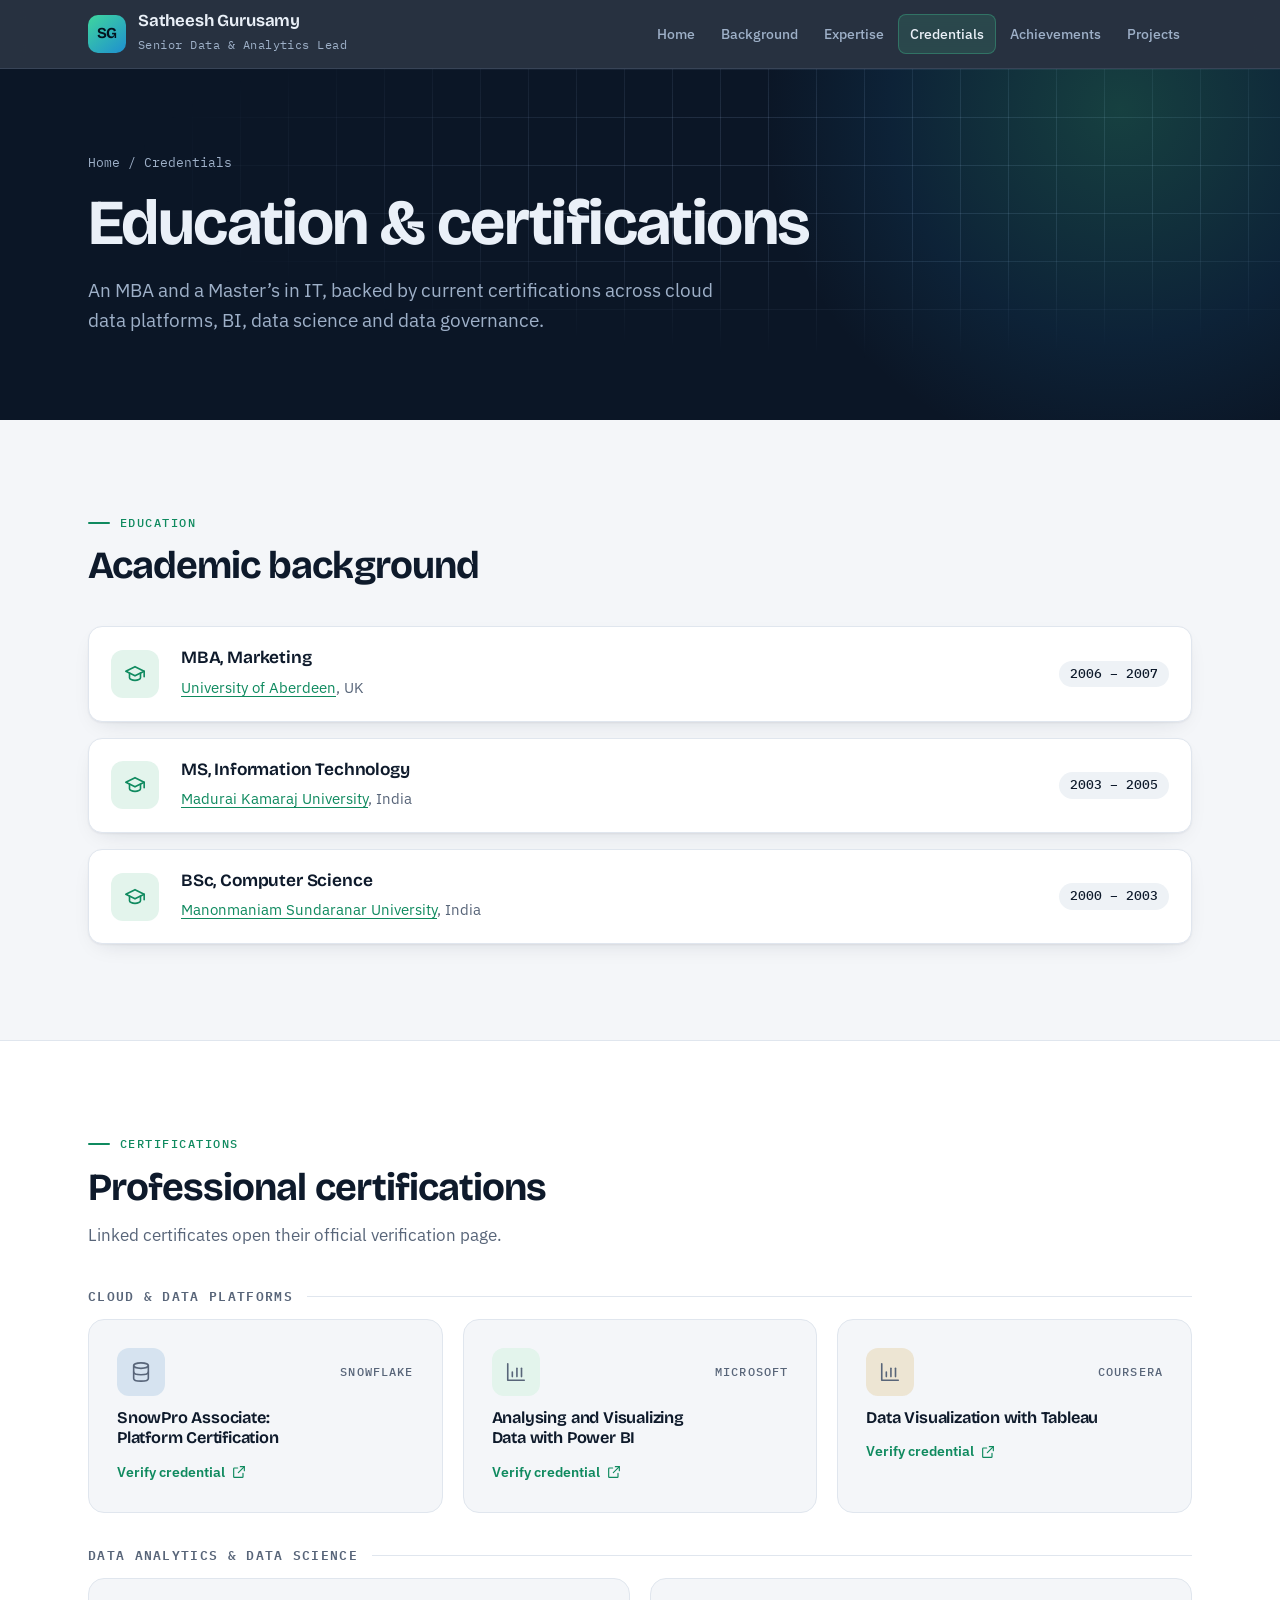
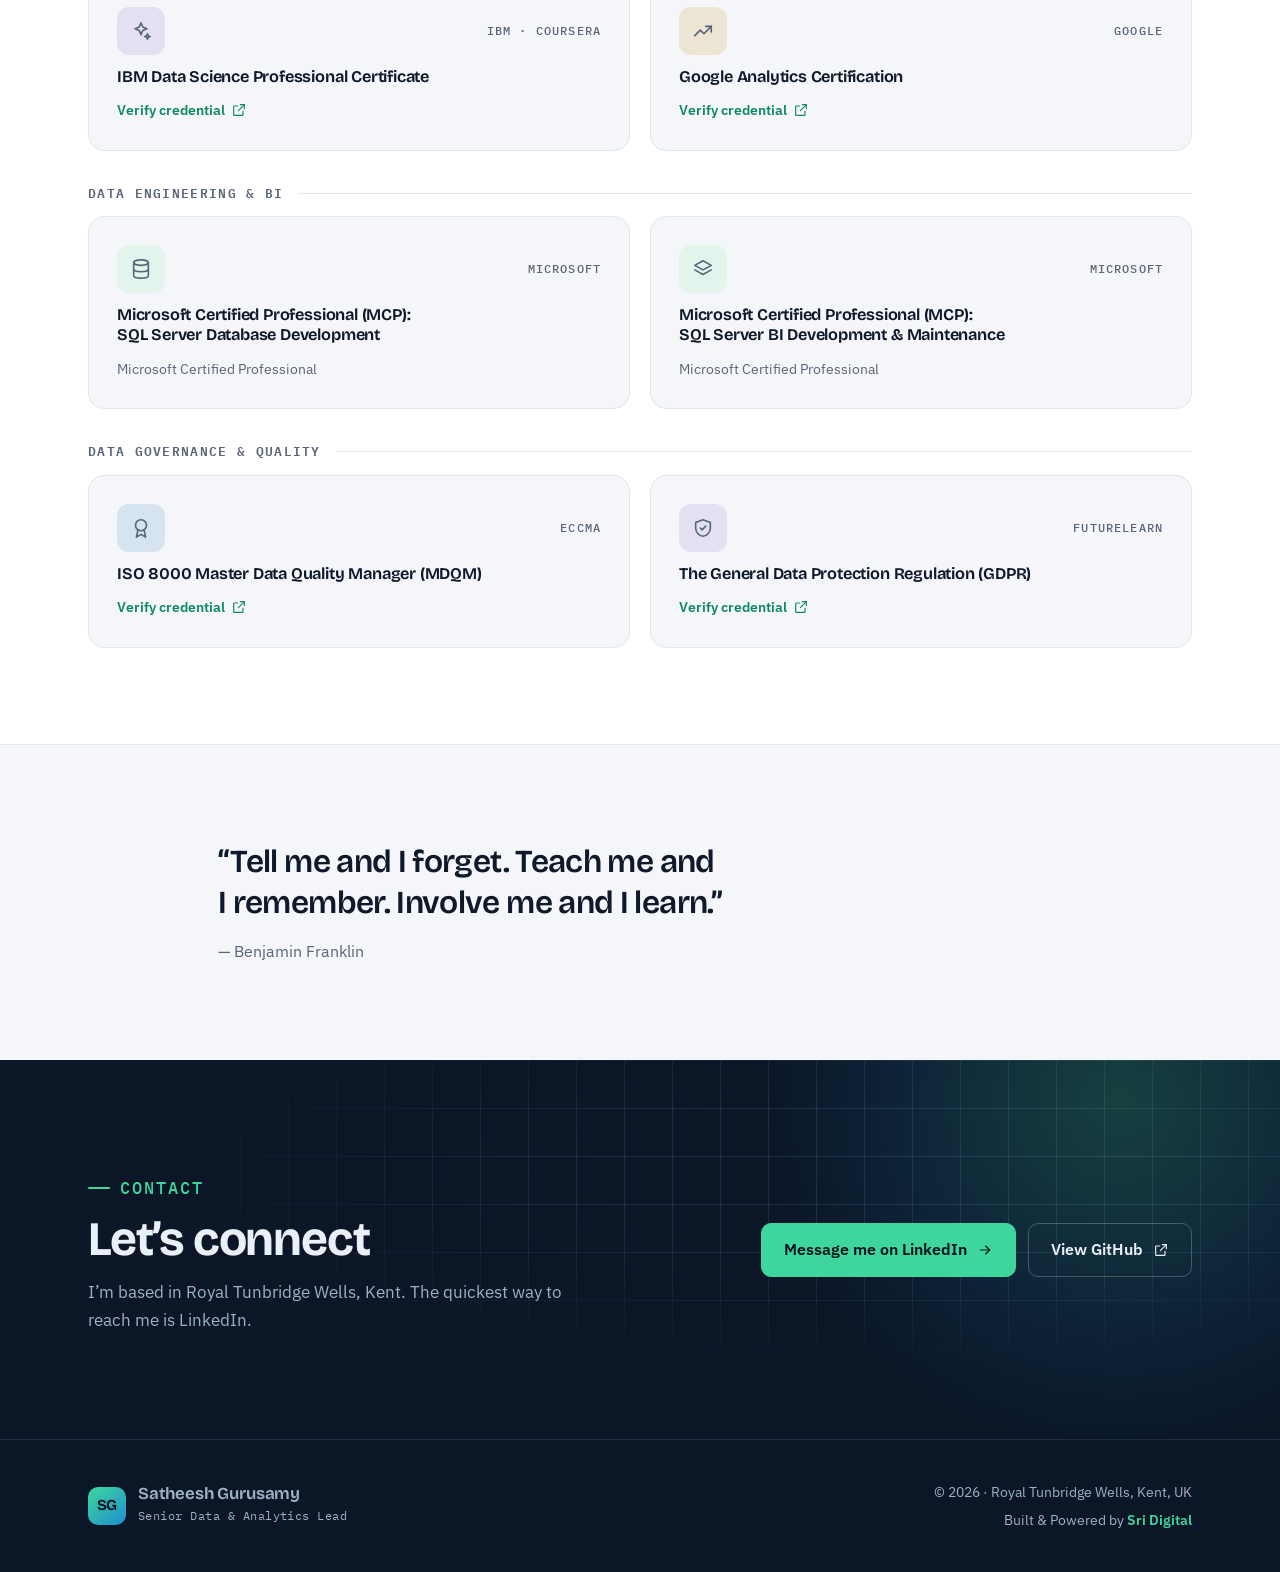
<file: credentials.html>
<!doctype html>
<html lang="en-GB">
<head>
<meta charset="utf-8">
<meta name="viewport" content="width=device-width, initial-scale=1">
<title>Credentials · Satheesh Gurusamy</title>
<meta name="description" content="Education and certifications in cloud data platforms, BI, data science and data governance.">
<meta property="og:title" content="Credentials · Satheesh Gurusamy"><meta property="og:description" content="Education and certifications in cloud data platforms, BI, data science and data governance.">
<meta property="og:type" content="website"><meta property="og:url" content="https://sgsamy.com/">
<link rel="icon" href="favicon.svg" type="image/svg+xml">
<link rel="icon" href="favicon.ico" sizes="any">
<link rel="apple-touch-icon" href="apple-touch-icon.png">
<meta name="theme-color" content="#0B1626">
<link rel="preconnect" href="https://fonts.googleapis.com"><link rel="preconnect" href="https://fonts.gstatic.com" crossorigin><link rel="stylesheet" href="https://fonts.googleapis.com/css2?family=Bricolage+Grotesque:opsz,wght@12..96,500;12..96,650;12..96,700&family=IBM+Plex+Mono:wght@400;500;600&family=IBM+Plex+Sans:wght@400;500;600&display=swap">
<link rel="stylesheet" href="style.css?v=20261105">
</head>
<body>
<header class="site-head"><div class="wrap">
<a class="brand" href="index.html"><span class="mono">SG</span><span><b>Satheesh Gurusamy</b><small>Senior Data &amp; Analytics Lead</small></span></a>
<nav class="nav" aria-label="Main"><a href="index.html">Home</a><a href="my-background.html">Background</a><a href="expertise.html">Expertise</a><a href="credentials.html" aria-current="page">Credentials</a><a href="achievements.html">Achievements</a><a href="github-projects.html">Projects</a></nav>
</div></header>
<main>
<section class="dark page-hero"><div class="wrap"><p class="crumbs"><a href="index.html">Home</a><span>/</span><span>Credentials</span></p><h1>Education &amp; certifications</h1><p class="lede">An MBA and a Master&rsquo;s in IT, backed by current certifications across cloud data platforms, BI, data science and data governance.</p></div></section>
<section class="band"><div class="wrap"><div class="sec-head"><p class="eyebrow">Education</p><h2>Academic background</h2></div><div class="edu"><div class="edu-item"><span class="icon-tile"><svg class="ico" viewBox="0 0 24 24" aria-hidden="true"><path d="M2 9l10-5 10 5-10 5z"/><path d="M6 11v5c0 1.5 2.7 3 6 3s6-1.5 6-3v-5"/><path d="M22 9v6"/></svg></span><b>MBA, Marketing</b><span class="where"><a href="https://www.abdn.ac.uk/">University of Aberdeen</a>, UK</span><span class="when">2006 – 2007</span></div><div class="edu-item"><span class="icon-tile"><svg class="ico" viewBox="0 0 24 24" aria-hidden="true"><path d="M2 9l10-5 10 5-10 5z"/><path d="M6 11v5c0 1.5 2.7 3 6 3s6-1.5 6-3v-5"/><path d="M22 9v6"/></svg></span><b>MS, Information Technology</b><span class="where"><a href="https://mkuniversity.ac.in/">Madurai Kamaraj University</a>, India</span><span class="when">2003 – 2005</span></div><div class="edu-item"><span class="icon-tile"><svg class="ico" viewBox="0 0 24 24" aria-hidden="true"><path d="M2 9l10-5 10 5-10 5z"/><path d="M6 11v5c0 1.5 2.7 3 6 3s6-1.5 6-3v-5"/><path d="M22 9v6"/></svg></span><b>BSc, Computer Science</b><span class="where"><a href="https://www.msuniv.ac.in/">Manonmaniam Sundaranar University</a>, India</span><span class="when">2000 – 2003</span></div></div></div></section>
<section class="band alt"><div class="wrap"><div class="sec-head"><p class="eyebrow">Certifications</p><h2>Professional certifications</h2><p>Linked certificates open their official verification page.</p></div><p class="group-label">Cloud &amp; data platforms</p><div class="grid-3"><div class="card cert lift"><div class="issuer"><span class="icon-tile c2"><svg class="ico" viewBox="0 0 24 24" aria-hidden="true"><ellipse cx="12" cy="5" rx="8" ry="3"/><path d="M4 5v14c0 1.7 3.6 3 8 3s8-1.3 8-3V5"/><path d="M4 12c0 1.7 3.6 3 8 3s8-1.3 8-3"/></svg></span><span>Snowflake</span></div><h3>SnowPro Associate: Platform Certification</h3><a class="verify" href="https://achieve.snowflake.com/4fe9b553-d63d-4ad5-b87e-0ed201bcfceb#acc.CjxbiDoQ">Verify credential <svg class="ico sm" viewBox="0 0 24 24" aria-hidden="true"><path d="M14 4h6v6"/><path d="M20 4l-9 9"/><path d="M18 14v5a1 1 0 0 1-1 1H5a1 1 0 0 1-1-1V7a1 1 0 0 1 1-1h5"/></svg></a></div><div class="card cert lift"><div class="issuer"><span class="icon-tile "><svg class="ico" viewBox="0 0 24 24" aria-hidden="true"><path d="M3 3v18h18"/><path d="M8 17v-5"/><path d="M13 17V8"/><path d="M18 17v-9"/></svg></span><span>Microsoft</span></div><h3>Analysing and Visualizing Data with Power BI</h3><a class="verify" href="https://www.credly.com/badges/45d612ff-e08d-4287-99c7-dab831f8b178">Verify credential <svg class="ico sm" viewBox="0 0 24 24" aria-hidden="true"><path d="M14 4h6v6"/><path d="M20 4l-9 9"/><path d="M18 14v5a1 1 0 0 1-1 1H5a1 1 0 0 1-1-1V7a1 1 0 0 1 1-1h5"/></svg></a></div><div class="card cert lift"><div class="issuer"><span class="icon-tile c4"><svg class="ico" viewBox="0 0 24 24" aria-hidden="true"><path d="M3 3v18h18"/><path d="M8 17v-5"/><path d="M13 17V8"/><path d="M18 17v-9"/></svg></span><span>Coursera</span></div><h3>Data Visualization with Tableau</h3><a class="verify" href="https://www.coursera.org/account/accomplishments/verify/2YTKTJHWAWSE">Verify credential <svg class="ico sm" viewBox="0 0 24 24" aria-hidden="true"><path d="M14 4h6v6"/><path d="M20 4l-9 9"/><path d="M18 14v5a1 1 0 0 1-1 1H5a1 1 0 0 1-1-1V7a1 1 0 0 1 1-1h5"/></svg></a></div></div><p class="group-label">Data analytics &amp; data science</p><div class="grid-3"><div class="card cert lift"><div class="issuer"><span class="icon-tile c3"><svg class="ico" viewBox="0 0 24 24" aria-hidden="true"><path d="M12 3l1.9 4.6L18.5 9.5l-4.6 1.9L12 16l-1.9-4.6L5.5 9.5l4.6-1.9z"/><path d="M19 15l.8 2.2L22 18l-2.2.8L19 21l-.8-2.2L16 18l2.2-.8z"/></svg></span><span>IBM &middot; Coursera</span></div><h3>IBM Data Science Professional Certificate</h3><a class="verify" href="https://www.coursera.org/account/accomplishments/specialization/CLPCPPZC01PX">Verify credential <svg class="ico sm" viewBox="0 0 24 24" aria-hidden="true"><path d="M14 4h6v6"/><path d="M20 4l-9 9"/><path d="M18 14v5a1 1 0 0 1-1 1H5a1 1 0 0 1-1-1V7a1 1 0 0 1 1-1h5"/></svg></a></div><div class="card cert lift"><div class="issuer"><span class="icon-tile c4"><svg class="ico" viewBox="0 0 24 24" aria-hidden="true"><path d="M3 17l6-6 4 4 8-8"/><path d="M15 7h6v6"/></svg></span><span>Google</span></div><h3>Google Analytics Certification</h3><a class="verify" href="https://www.credential.net/dc6d038b-732e-4751-97f0-d633f80407d9#acc.i2gzI9YP">Verify credential <svg class="ico sm" viewBox="0 0 24 24" aria-hidden="true"><path d="M14 4h6v6"/><path d="M20 4l-9 9"/><path d="M18 14v5a1 1 0 0 1-1 1H5a1 1 0 0 1-1-1V7a1 1 0 0 1 1-1h5"/></svg></a></div></div><p class="group-label">Data engineering &amp; BI</p><div class="grid-3"><div class="card cert lift"><div class="issuer"><span class="icon-tile "><svg class="ico" viewBox="0 0 24 24" aria-hidden="true"><ellipse cx="12" cy="5" rx="8" ry="3"/><path d="M4 5v14c0 1.7 3.6 3 8 3s8-1.3 8-3V5"/><path d="M4 12c0 1.7 3.6 3 8 3s8-1.3 8-3"/></svg></span><span>Microsoft</span></div><h3>Microsoft Certified Professional (MCP): SQL Server Database Development</h3><span class="muted" style="font-size:.86rem">Microsoft Certified Professional</span></div><div class="card cert lift"><div class="issuer"><span class="icon-tile "><svg class="ico" viewBox="0 0 24 24" aria-hidden="true"><path d="M12 3l9 5-9 5-9-5z"/><path d="M3 13l9 5 9-5"/></svg></span><span>Microsoft</span></div><h3>Microsoft Certified Professional (MCP): SQL Server BI Development &amp; Maintenance</h3><span class="muted" style="font-size:.86rem">Microsoft Certified Professional</span></div></div><p class="group-label">Data governance &amp; quality</p><div class="grid-3"><div class="card cert lift"><div class="issuer"><span class="icon-tile c2"><svg class="ico" viewBox="0 0 24 24" aria-hidden="true"><circle cx="12" cy="9" r="6"/><path d="M8.6 14L7 22l5-3 5 3-1.6-8"/></svg></span><span>ECCMA</span></div><h3>ISO 8000 Master Data Quality Manager (MDQM)</h3><a class="verify" href="https://eccma.org/forms/certificationdirectory/cert_content/ECCMA.MDQM:2026042901">Verify credential <svg class="ico sm" viewBox="0 0 24 24" aria-hidden="true"><path d="M14 4h6v6"/><path d="M20 4l-9 9"/><path d="M18 14v5a1 1 0 0 1-1 1H5a1 1 0 0 1-1-1V7a1 1 0 0 1 1-1h5"/></svg></a></div><div class="card cert lift"><div class="issuer"><span class="icon-tile c3"><svg class="ico" viewBox="0 0 24 24" aria-hidden="true"><path d="M12 3l8 3v6c0 4.6-3.4 8.4-8 9-4.6-.6-8-4.4-8-9V6z"/><path d="M9 12l2 2 4-4"/></svg></span><span>FutureLearn</span></div><h3>The General Data Protection Regulation (GDPR)</h3><a class="verify" href="https://www.futurelearn.com/certificates/4u4f6rv">Verify credential <svg class="ico sm" viewBox="0 0 24 24" aria-hidden="true"><path d="M14 4h6v6"/><path d="M20 4l-9 9"/><path d="M18 14v5a1 1 0 0 1-1 1H5a1 1 0 0 1-1-1V7a1 1 0 0 1 1-1h5"/></svg></a></div></div></div></section>
<section class="band epigraph"><div class="wrap"><p>&ldquo;Tell me and I forget. Teach me and I remember. Involve me and I learn.&rdquo;</p><cite>&mdash; Benjamin Franklin</cite></div></section>
<section class="dark cta"><div class="wrap">
<div><p class="eyebrow">Contact</p><h2 style="margin-top:14px">Let&rsquo;s connect</h2>
<p>I&rsquo;m based in Royal Tunbridge Wells, Kent. The quickest way to reach me is LinkedIn.</p></div>
<div class="btns"><a class="btn primary" href="https://www.linkedin.com/in/satheeshgurusamy">Message me on LinkedIn <svg class="ico sm" viewBox="0 0 24 24" aria-hidden="true"><path d="M5 12h14"/><path d="M13 6l6 6-6 6"/></svg></a><a class="btn ghost" href="https://github.com/SGSAMY">View GitHub <svg class="ico sm" viewBox="0 0 24 24" aria-hidden="true"><path d="M14 4h6v6"/><path d="M20 4l-9 9"/><path d="M18 14v5a1 1 0 0 1-1 1H5a1 1 0 0 1-1-1V7a1 1 0 0 1 1-1h5"/></svg></a></div>
</div></section>
</main>
<footer class="site-foot"><div class="wrap">
<a class="brand" href="index.html"><span class="mono">SG</span><span><b>Satheesh Gurusamy</b><small>Senior Data &amp; Analytics Lead</small></span></a>
<div class="foot-meta"><span>&copy; 2026 &middot; Royal Tunbridge Wells, Kent, UK</span><span>Built &amp; Powered by <a class="credit" href="https://sridigital.co.uk">Sri Digital</a></span></div>
</div></footer>
</body>
</html>
</file>
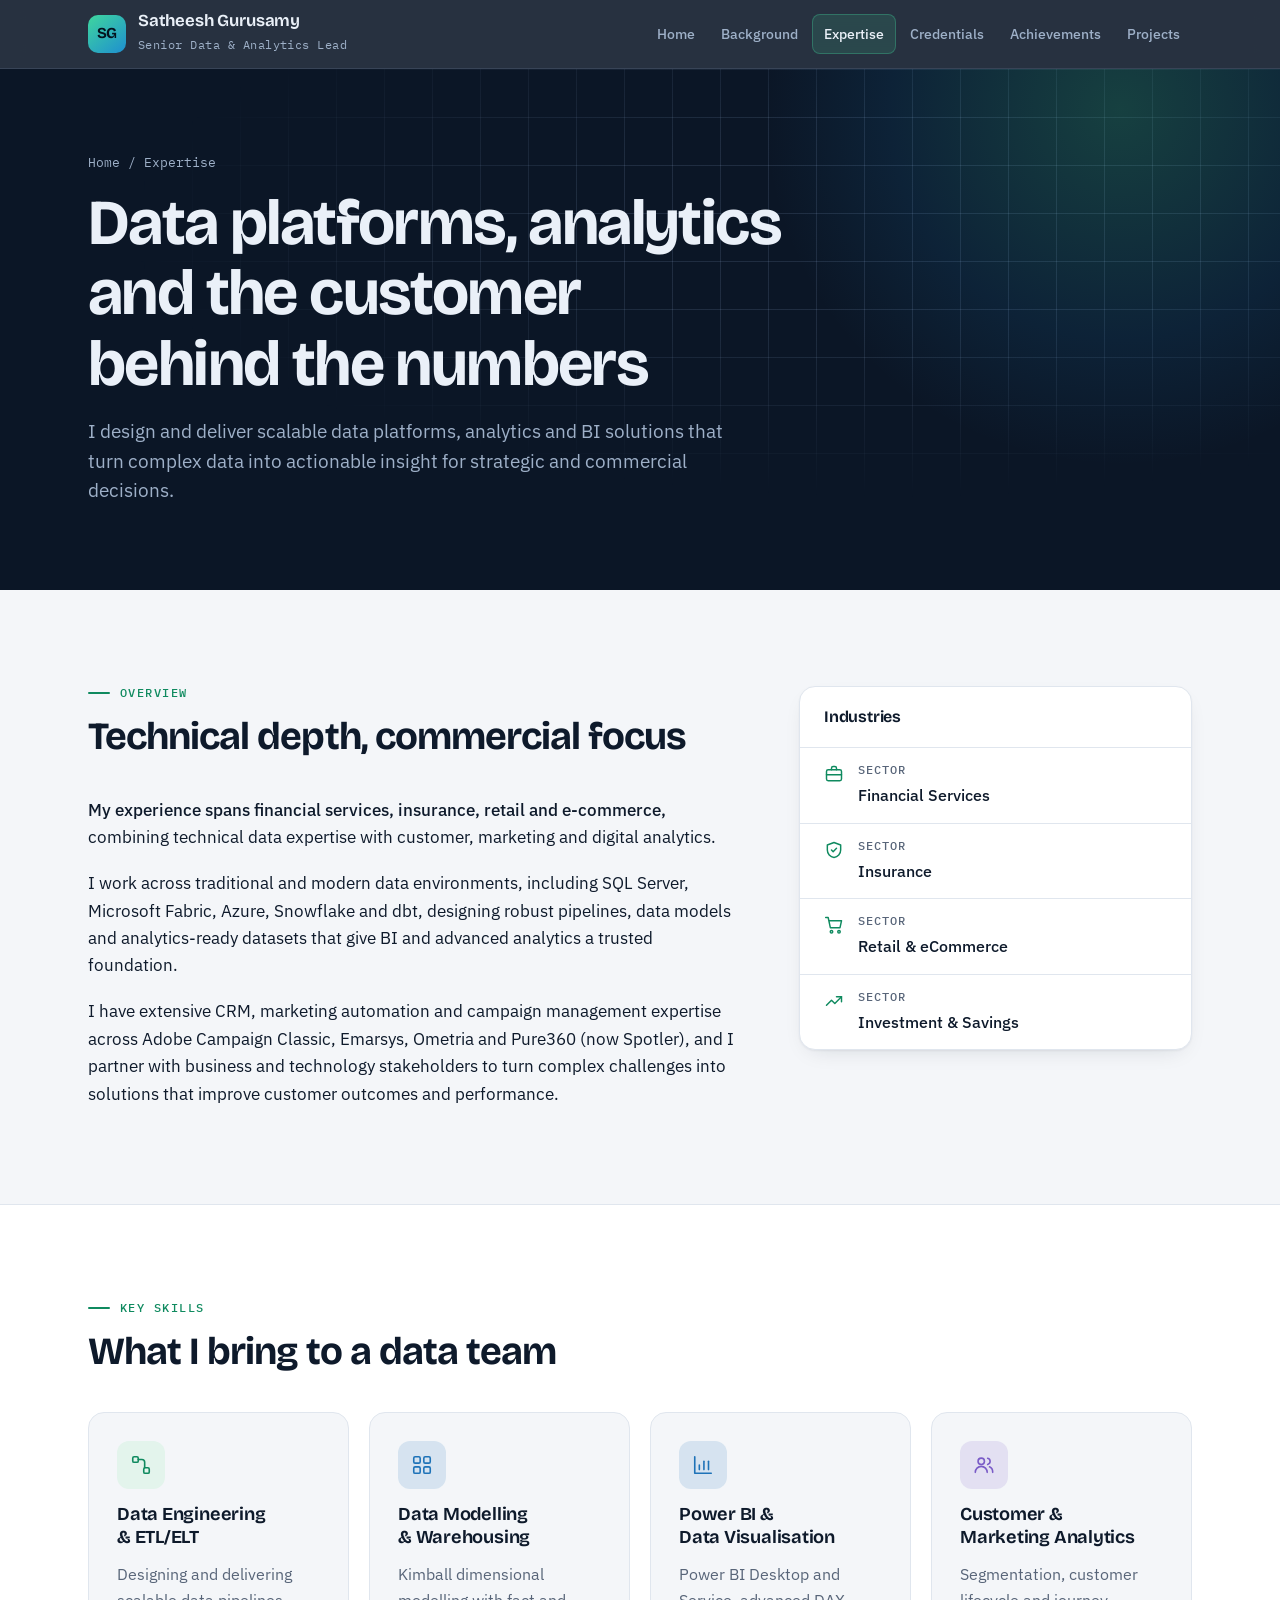
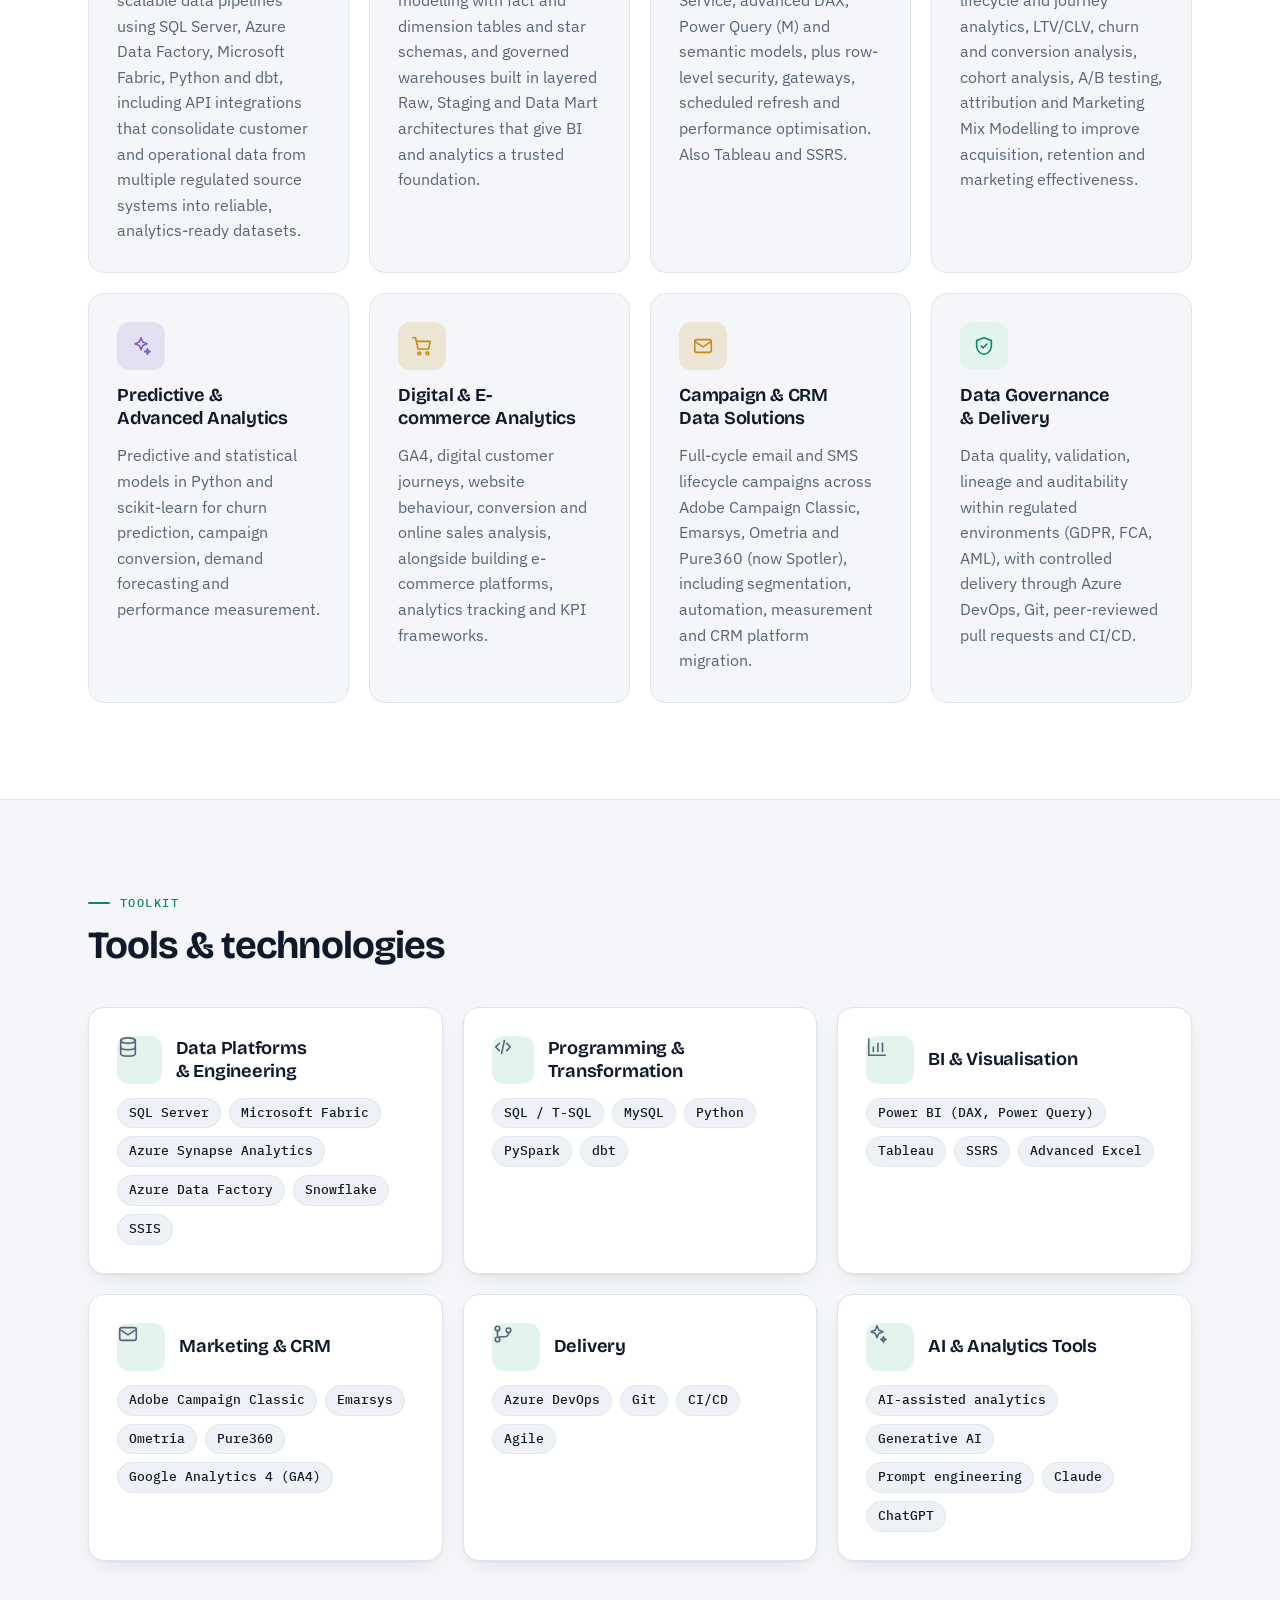
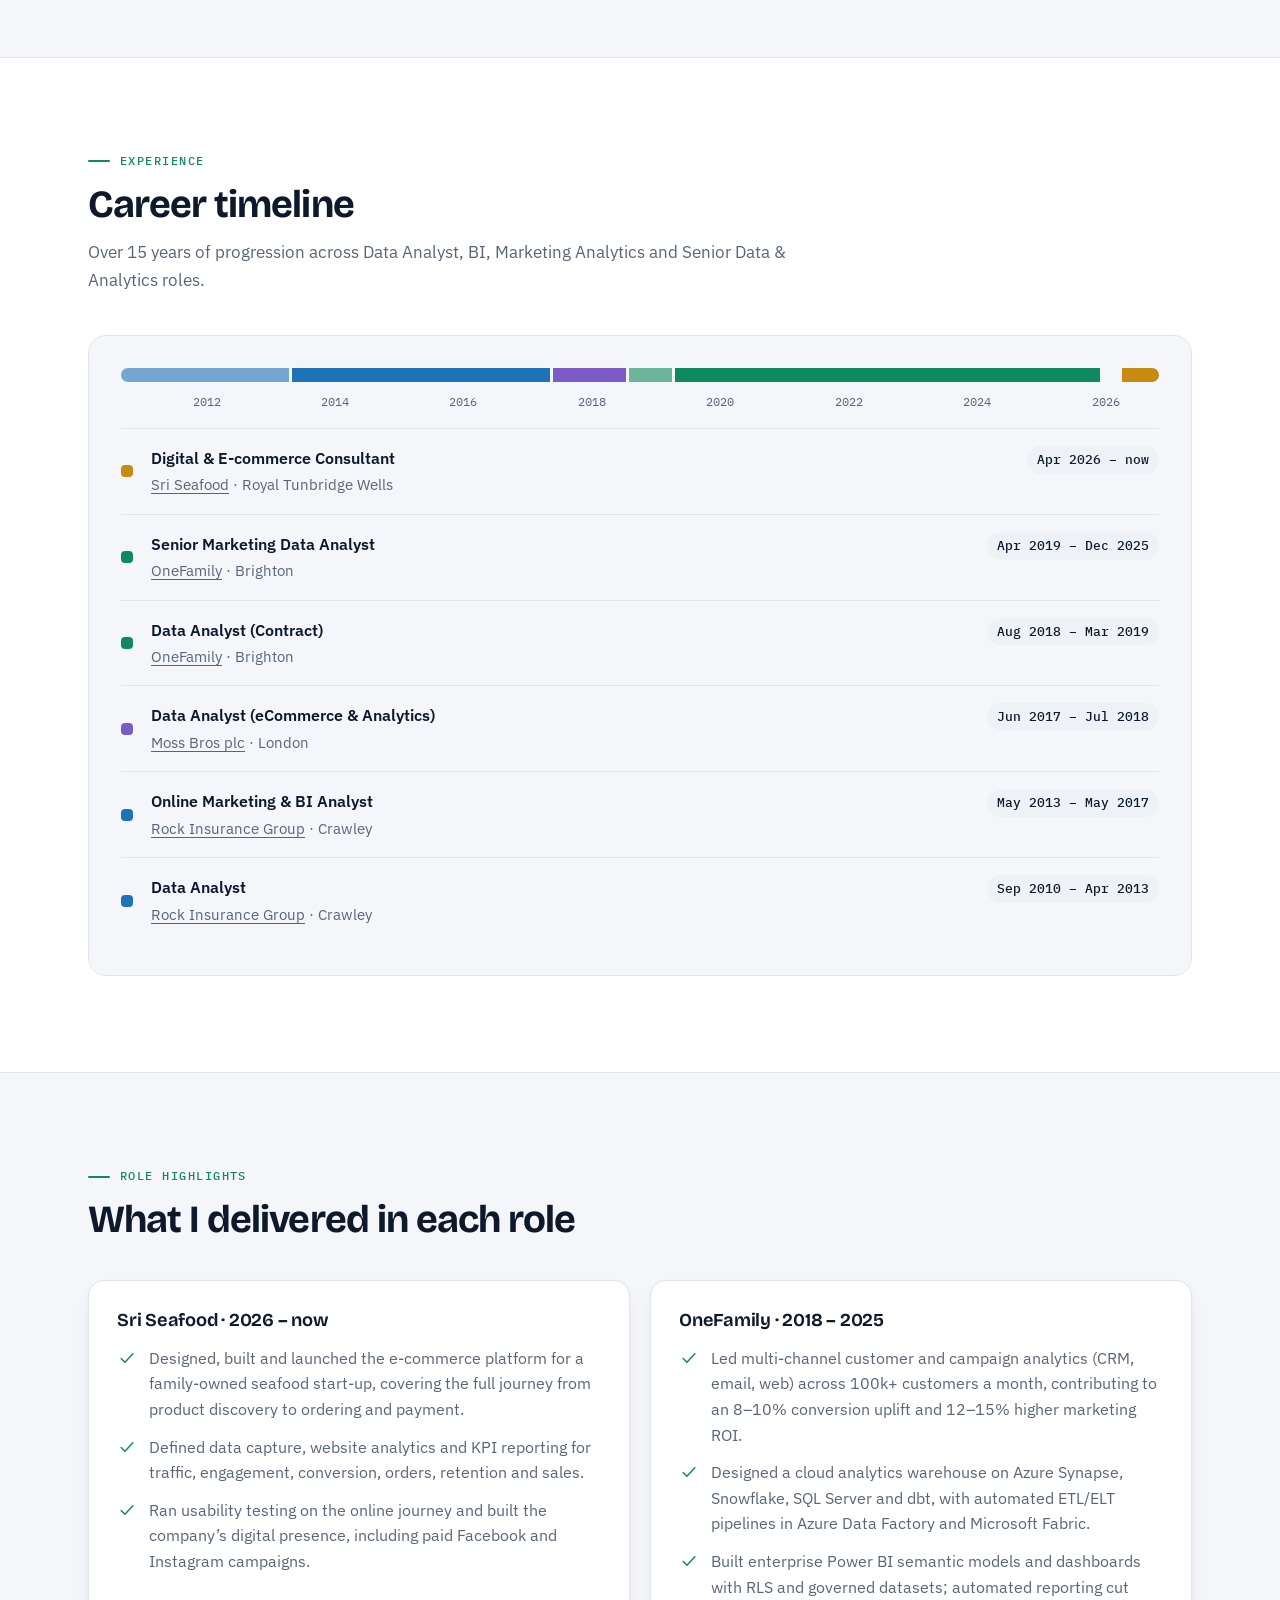
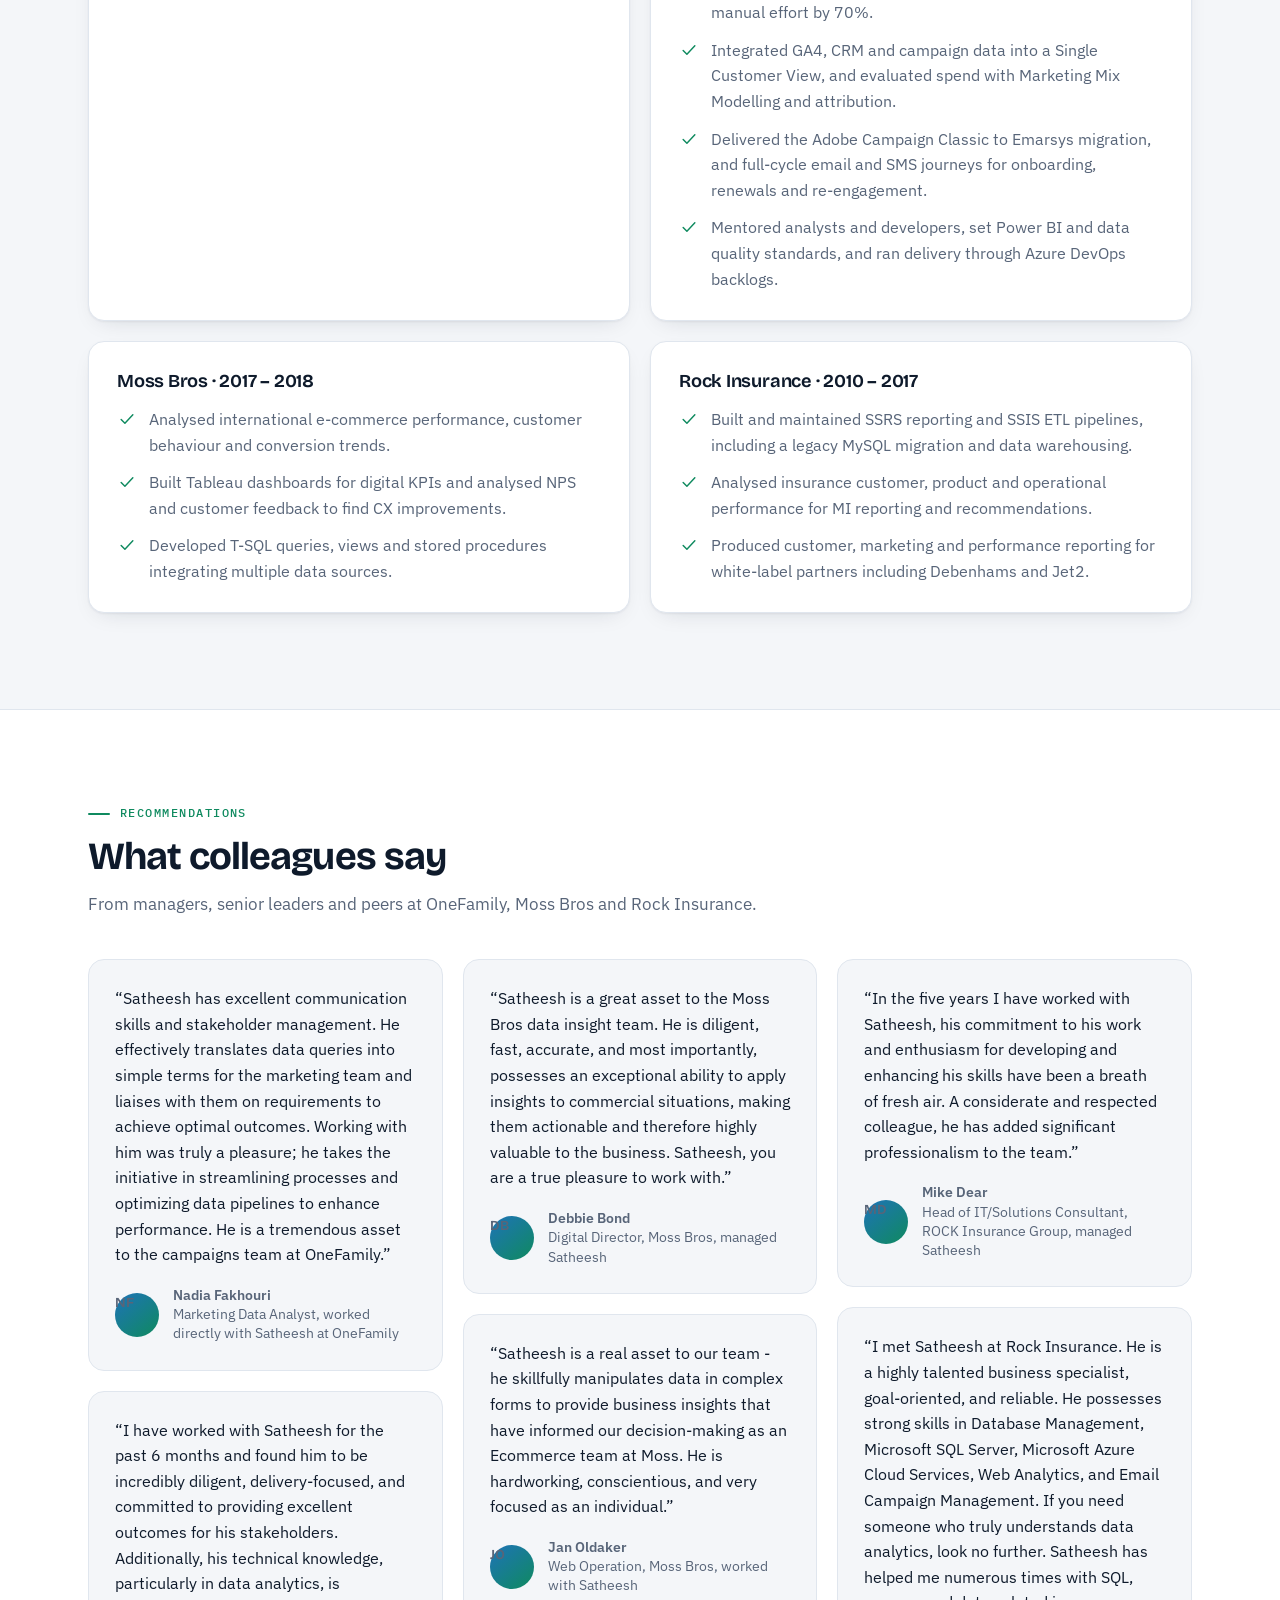
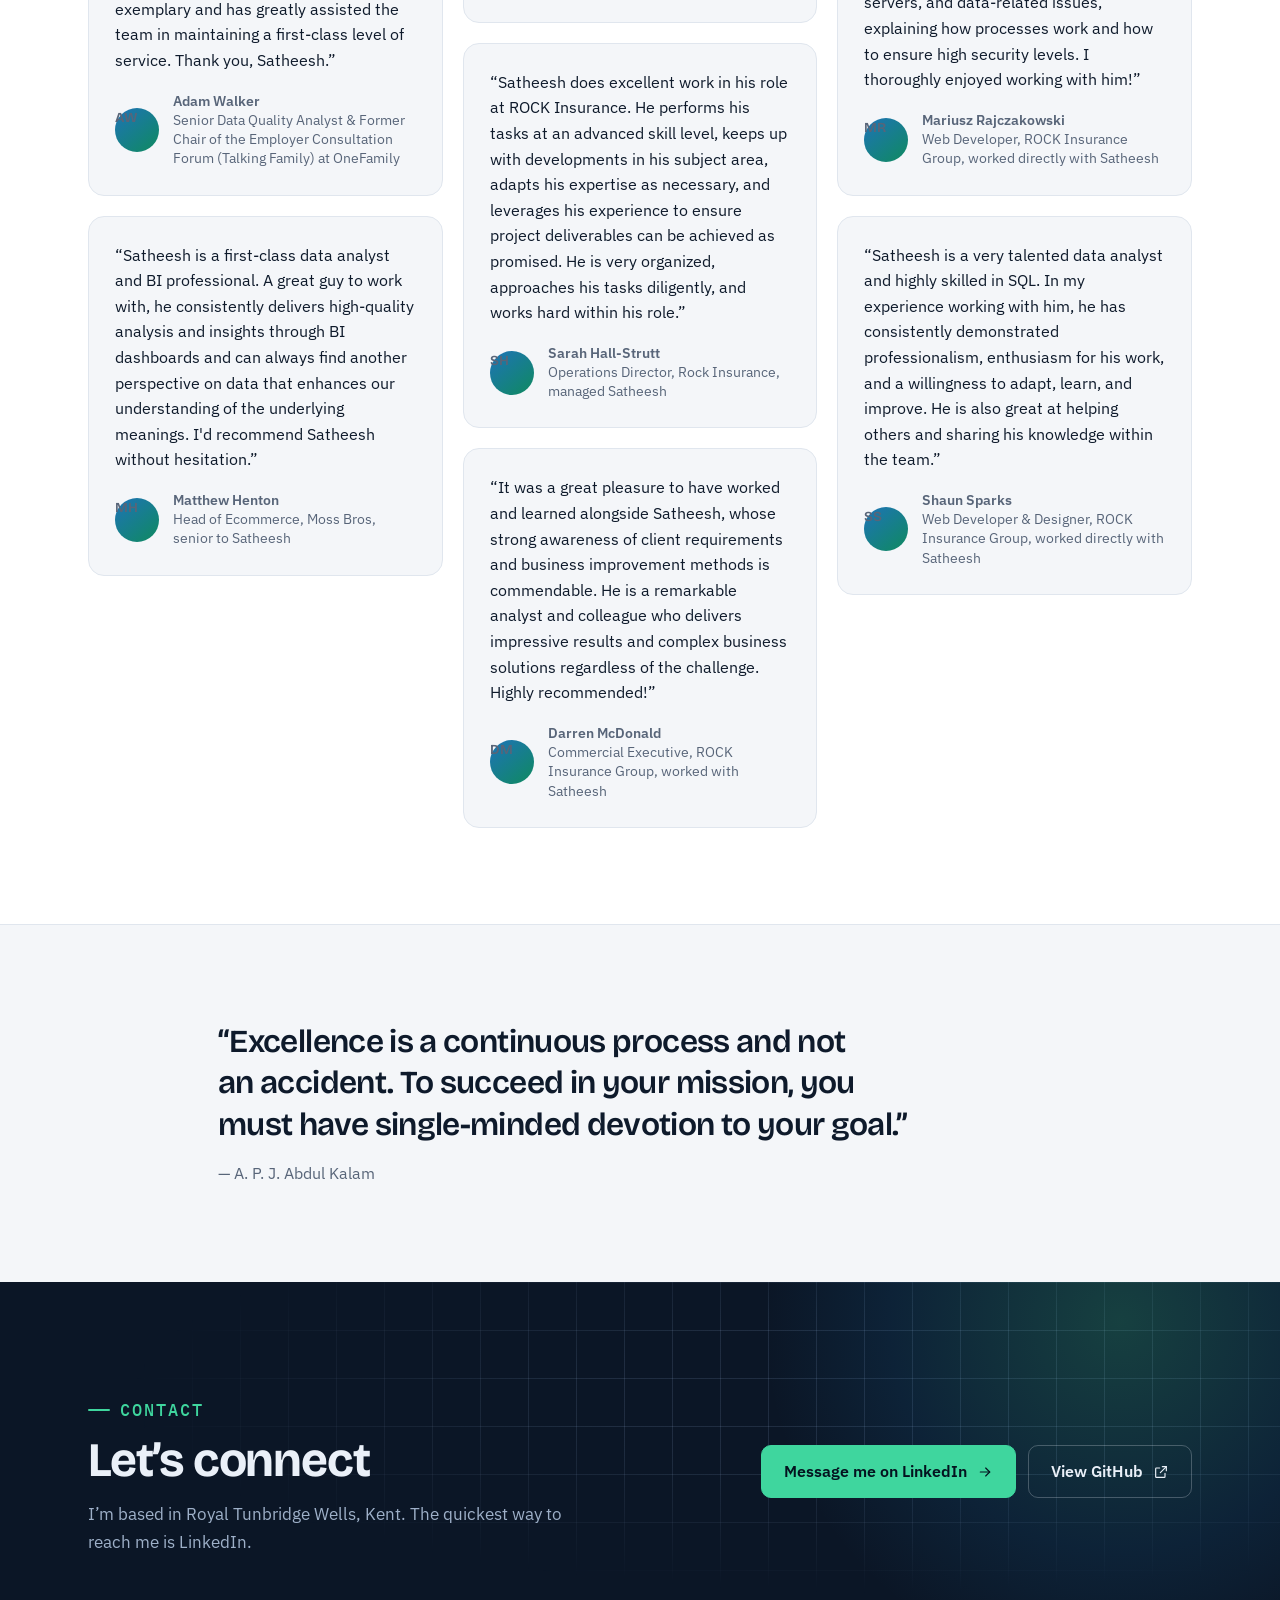
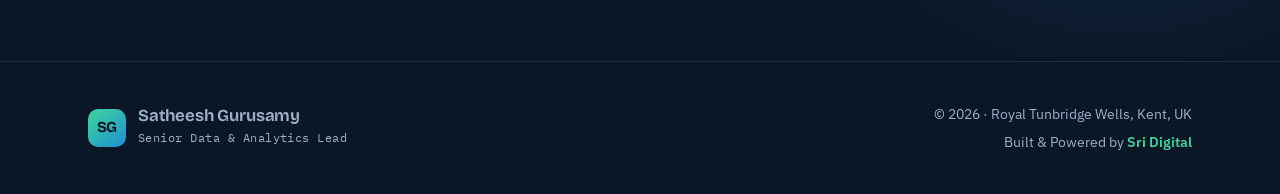
<file: expertise.html>
<!doctype html>
<html lang="en-GB">
<head>
<meta charset="utf-8">
<meta name="viewport" content="width=device-width, initial-scale=1">
<title>Expertise · Satheesh Gurusamy</title>
<meta name="description" content="Data engineering, Power BI, customer and marketing analytics, CRM and e-commerce.">
<meta property="og:title" content="Expertise · Satheesh Gurusamy"><meta property="og:description" content="Data engineering, Power BI, customer and marketing analytics, CRM and e-commerce.">
<meta property="og:type" content="website"><meta property="og:url" content="https://sgsamy.com/">
<link rel="icon" href="favicon.svg" type="image/svg+xml">
<link rel="icon" href="favicon.ico" sizes="any">
<link rel="apple-touch-icon" href="apple-touch-icon.png">
<meta name="theme-color" content="#0B1626">
<link rel="preconnect" href="https://fonts.googleapis.com"><link rel="preconnect" href="https://fonts.gstatic.com" crossorigin><link rel="stylesheet" href="https://fonts.googleapis.com/css2?family=Bricolage+Grotesque:opsz,wght@12..96,500;12..96,650;12..96,700&family=IBM+Plex+Mono:wght@400;500;600&family=IBM+Plex+Sans:wght@400;500;600&display=swap">
<link rel="stylesheet" href="style.css?v=20261105">
</head>
<body>
<header class="site-head"><div class="wrap">
<a class="brand" href="index.html"><span class="mono">SG</span><span><b>Satheesh Gurusamy</b><small>Senior Data &amp; Analytics Lead</small></span></a>
<nav class="nav" aria-label="Main"><a href="index.html">Home</a><a href="my-background.html">Background</a><a href="expertise.html" aria-current="page">Expertise</a><a href="credentials.html">Credentials</a><a href="achievements.html">Achievements</a><a href="github-projects.html">Projects</a></nav>
</div></header>
<main>
<section class="dark page-hero"><div class="wrap"><p class="crumbs"><a href="index.html">Home</a><span>/</span><span>Expertise</span></p><h1>Data platforms, analytics and the customer behind the numbers</h1><p class="lede">I design and deliver scalable data platforms, analytics and BI solutions that turn complex data into actionable insight for strategic and commercial decisions.</p></div></section>
<section class="band"><div class="wrap"><div class="split"><div><div class="sec-head"><p class="eyebrow">Overview</p><h2>Technical depth, commercial focus</h2></div><div class="prose">
<p>My experience spans financial services, insurance, retail and e-commerce, combining technical data expertise with customer, marketing and digital analytics.</p>
<p>I work across traditional and modern data environments, including SQL Server, Microsoft Fabric, Azure, Snowflake and dbt, designing robust pipelines, data models and analytics-ready datasets that give BI and advanced analytics a trusted foundation.</p>
<p>I have extensive CRM, marketing automation and campaign management expertise across Adobe Campaign Classic, Emarsys, Ometria and Pure360 (now Spotler), and I partner with business and technology stakeholders to turn complex challenges into solutions that improve customer outcomes and performance.</p></div></div>
<div class="facts"><h3>Industries</h3><dl>
<div><svg class="ico" viewBox="0 0 24 24" aria-hidden="true"><rect x="3" y="7" width="18" height="13" rx="2"/><path d="M9 7V5a2 2 0 0 1 2-2h2a2 2 0 0 1 2 2v2"/><path d="M3 13h18"/></svg><dt>Sector</dt><dd>Financial Services</dd></div>
<div><svg class="ico" viewBox="0 0 24 24" aria-hidden="true"><path d="M12 3l8 3v6c0 4.6-3.4 8.4-8 9-4.6-.6-8-4.4-8-9V6z"/><path d="M9 12l2 2 4-4"/></svg><dt>Sector</dt><dd>Insurance</dd></div>
<div><svg class="ico" viewBox="0 0 24 24" aria-hidden="true"><circle cx="9" cy="20" r="1.5"/><circle cx="18" cy="20" r="1.5"/><path d="M2 3h3l2.6 12.2h11.6L21 7H6"/></svg><dt>Sector</dt><dd>Retail &amp; eCommerce</dd></div>
<div><svg class="ico" viewBox="0 0 24 24" aria-hidden="true"><path d="M3 17l6-6 4 4 8-8"/><path d="M15 7h6v6"/></svg><dt>Sector</dt><dd>Investment &amp; Savings</dd></div>
</dl></div></div></div></section>
<section class="band alt"><div class="wrap"><div class="sec-head"><p class="eyebrow">Key skills</p><h2>What I bring to a data team</h2></div><div class="grid-4"><div class="card lift"><span class="icon-tile "><svg class="ico" viewBox="0 0 24 24" aria-hidden="true"><rect x="3" y="3" width="6" height="6" rx="1.5"/><rect x="15" y="15" width="6" height="6" rx="1.5"/><path d="M9 6h4a3 3 0 0 1 3 3v6"/></svg></span><h3>Data Engineering &amp; ETL/ELT</h3><p>Designing and delivering scalable data pipelines using SQL Server, Azure Data Factory, Microsoft Fabric, Python and dbt, including API integrations that consolidate customer and operational data from multiple regulated source systems into reliable, analytics-ready datasets.</p></div><div class="card lift"><span class="icon-tile c2"><svg class="ico" viewBox="0 0 24 24" aria-hidden="true"><rect x="3" y="3" width="7" height="7" rx="1.5"/><rect x="14" y="3" width="7" height="7" rx="1.5"/><rect x="3" y="14" width="7" height="7" rx="1.5"/><rect x="14" y="14" width="7" height="7" rx="1.5"/></svg></span><h3>Data Modelling &amp; Warehousing</h3><p>Kimball dimensional modelling with fact and dimension tables and star schemas, and governed warehouses built in layered Raw, Staging and Data Mart architectures that give BI and analytics a trusted foundation.</p></div><div class="card lift"><span class="icon-tile c2"><svg class="ico" viewBox="0 0 24 24" aria-hidden="true"><path d="M3 3v18h18"/><path d="M8 17v-5"/><path d="M13 17V8"/><path d="M18 17v-9"/></svg></span><h3>Power BI &amp; Data Visualisation</h3><p>Power BI Desktop and Service, advanced DAX, Power Query (M) and semantic models, plus row-level security, gateways, scheduled refresh and performance optimisation. Also Tableau and SSRS.</p></div><div class="card lift"><span class="icon-tile c3"><svg class="ico" viewBox="0 0 24 24" aria-hidden="true"><circle cx="9" cy="8" r="3.5"/><path d="M2.5 20c0-3.6 2.9-6.5 6.5-6.5s6.5 2.9 6.5 6.5"/><path d="M16 4.6a3.5 3.5 0 0 1 0 6.8"/><path d="M18 14c2 .8 3.5 3 3.5 6"/></svg></span><h3>Customer &amp; Marketing Analytics</h3><p>Segmentation, customer lifecycle and journey analytics, LTV/CLV, churn and conversion analysis, cohort analysis, A/B testing, attribution and Marketing Mix Modelling to improve acquisition, retention and marketing effectiveness.</p></div><div class="card lift"><span class="icon-tile c3"><svg class="ico" viewBox="0 0 24 24" aria-hidden="true"><path d="M12 3l1.9 4.6L18.5 9.5l-4.6 1.9L12 16l-1.9-4.6L5.5 9.5l4.6-1.9z"/><path d="M19 15l.8 2.2L22 18l-2.2.8L19 21l-.8-2.2L16 18l2.2-.8z"/></svg></span><h3>Predictive &amp; Advanced Analytics</h3><p>Predictive and statistical models in Python and scikit-learn for churn prediction, campaign conversion, demand forecasting and performance measurement.</p></div><div class="card lift"><span class="icon-tile c4"><svg class="ico" viewBox="0 0 24 24" aria-hidden="true"><circle cx="9" cy="20" r="1.5"/><circle cx="18" cy="20" r="1.5"/><path d="M2 3h3l2.6 12.2h11.6L21 7H6"/></svg></span><h3>Digital &amp; E-commerce Analytics</h3><p>GA4, digital customer journeys, website behaviour, conversion and online sales analysis, alongside building e-commerce platforms, analytics tracking and KPI frameworks.</p></div><div class="card lift"><span class="icon-tile c4"><svg class="ico" viewBox="0 0 24 24" aria-hidden="true"><rect x="3" y="5" width="18" height="14" rx="2"/><path d="M3 7l9 6 9-6"/></svg></span><h3>Campaign &amp; CRM Data Solutions</h3><p>Full-cycle email and SMS lifecycle campaigns across Adobe Campaign Classic, Emarsys, Ometria and Pure360 (now Spotler), including segmentation, automation, measurement and CRM platform migration.</p></div><div class="card lift"><span class="icon-tile "><svg class="ico" viewBox="0 0 24 24" aria-hidden="true"><path d="M12 3l8 3v6c0 4.6-3.4 8.4-8 9-4.6-.6-8-4.4-8-9V6z"/><path d="M9 12l2 2 4-4"/></svg></span><h3>Data Governance &amp; Delivery</h3><p>Data quality, validation, lineage and auditability within regulated environments (GDPR, FCA, AML), with controlled delivery through Azure DevOps, Git, peer-reviewed pull requests and CI/CD.</p></div></div></div></section>
<section class="band"><div class="wrap"><div class="sec-head"><p class="eyebrow">Toolkit</p><h2>Tools &amp; technologies</h2></div><div class="grid-3"><div class="card"><div class="who"><span class="icon-tile"><svg class="ico" viewBox="0 0 24 24" aria-hidden="true"><ellipse cx="12" cy="5" rx="8" ry="3"/><path d="M4 5v14c0 1.7 3.6 3 8 3s8-1.3 8-3V5"/><path d="M4 12c0 1.7 3.6 3 8 3s8-1.3 8-3"/></svg></span><h3>Data Platforms &amp; Engineering</h3></div><ul class="chips"><li>SQL Server</li><li>Microsoft Fabric</li><li>Azure Synapse Analytics</li><li>Azure Data Factory</li><li>Snowflake</li><li>SSIS</li></ul></div><div class="card"><div class="who"><span class="icon-tile"><svg class="ico" viewBox="0 0 24 24" aria-hidden="true"><path d="M8 8l-4 4 4 4"/><path d="M16 8l4 4-4 4"/><path d="M13.5 5l-3 14"/></svg></span><h3>Programming &amp; Transformation</h3></div><ul class="chips"><li>SQL / T-SQL</li><li>MySQL</li><li>Python</li><li>PySpark</li><li>dbt</li></ul></div><div class="card"><div class="who"><span class="icon-tile"><svg class="ico" viewBox="0 0 24 24" aria-hidden="true"><path d="M3 3v18h18"/><path d="M8 17v-5"/><path d="M13 17V8"/><path d="M18 17v-9"/></svg></span><h3>BI &amp; Visualisation</h3></div><ul class="chips"><li>Power BI (DAX, Power Query)</li><li>Tableau</li><li>SSRS</li><li>Advanced Excel</li></ul></div><div class="card"><div class="who"><span class="icon-tile"><svg class="ico" viewBox="0 0 24 24" aria-hidden="true"><rect x="3" y="5" width="18" height="14" rx="2"/><path d="M3 7l9 6 9-6"/></svg></span><h3>Marketing &amp; CRM</h3></div><ul class="chips"><li>Adobe Campaign Classic</li><li>Emarsys</li><li>Ometria</li><li>Pure360</li><li>Google Analytics 4 (GA4)</li></ul></div><div class="card"><div class="who"><span class="icon-tile"><svg class="ico" viewBox="0 0 24 24" aria-hidden="true"><circle cx="6" cy="6" r="2.5"/><circle cx="6" cy="18" r="2.5"/><circle cx="18" cy="8" r="2.5"/><path d="M6 8.5v7"/><path d="M18 10.5v.5a4 4 0 0 1-4 4H8.4"/></svg></span><h3>Delivery</h3></div><ul class="chips"><li>Azure DevOps</li><li>Git</li><li>CI/CD</li><li>Agile</li></ul></div><div class="card"><div class="who"><span class="icon-tile"><svg class="ico" viewBox="0 0 24 24" aria-hidden="true"><path d="M12 3l1.9 4.6L18.5 9.5l-4.6 1.9L12 16l-1.9-4.6L5.5 9.5l4.6-1.9z"/><path d="M19 15l.8 2.2L22 18l-2.2.8L19 21l-.8-2.2L16 18l2.2-.8z"/></svg></span><h3>AI &amp; Analytics Tools</h3></div><ul class="chips"><li>AI-assisted analytics</li><li>Generative AI</li><li>Prompt engineering</li><li>Claude</li><li>ChatGPT</li></ul></div></div></div></section>
<section class="band alt"><div class="wrap"><div class="sec-head"><p class="eyebrow">Experience</p><h2>Career timeline</h2><p>Over 15 years of progression across Data Analyst, BI, Marketing Analytics and Senior Data &amp; Analytics roles.</p></div><div class="tl-card"><div class="tl-bar" role="img" aria-label="Career timeline from September 2010 to today, drawn to scale"><span style="flex:32 1 0;background:var(--c2);opacity:0.6" title="Data Analyst, Rock Insurance Group"></span><span style="flex:49 1 0;background:var(--c2);opacity:1" title="Online Marketing &amp; BI Analyst, Rock Insurance Group"></span><span style="flex:14 1 0;background:var(--c3);opacity:1" title="Data Analyst (eCommerce &amp; Analytics), Moss Bros plc"></span><span style="flex:8 1 0;background:var(--c1);opacity:0.6" title="Data Analyst (Contract), OneFamily"></span><span style="flex:81 1 0;background:var(--c1);opacity:1" title="Senior Marketing Data Analyst, OneFamily"></span><span style="flex:3 1 0;background:transparent"></span><span style="flex:7 1 0;background:var(--c4)" title="Digital &amp; E-commerce Consultant, Sri Seafood"></span></div><div class="tl-axis" aria-hidden="true"><span style="left:8.25%">2012</span><span style="left:20.62%">2014</span><span style="left:32.99%">2016</span><span style="left:45.36%">2018</span><span style="left:57.73%">2020</span><span style="left:70.10%">2022</span><span style="left:82.47%">2024</span><span style="left:94.85%">2026</span></div><ul class="roles"><li><i class="sw" style="background:var(--c4)"></i><span><strong>Digital &amp; E-commerce Consultant</strong><span class="where"><a href="http://www.sriseafood.co.uk">Sri Seafood</a> &middot; Royal Tunbridge Wells</span></span><span class="when">Apr 2026 – now</span></li><li><i class="sw" style="background:var(--c1)"></i><span><strong>Senior Marketing Data Analyst</strong><span class="where"><a href="https://www.onefamily.com/">OneFamily</a> &middot; Brighton</span></span><span class="when">Apr 2019 – Dec 2025</span></li><li><i class="sw" style="background:var(--c1)"></i><span><strong>Data Analyst (Contract)</strong><span class="where"><a href="https://www.onefamily.com/">OneFamily</a> &middot; Brighton</span></span><span class="when">Aug 2018 – Mar 2019</span></li><li><i class="sw" style="background:var(--c3)"></i><span><strong>Data Analyst (eCommerce &amp; Analytics)</strong><span class="where"><a href="https://www.moss.co.uk/">Moss Bros plc</a> &middot; London</span></span><span class="when">Jun 2017 – Jul 2018</span></li><li><i class="sw" style="background:var(--c2)"></i><span><strong>Online Marketing &amp; BI Analyst</strong><span class="where"><a href="https://www.rockinsurance.com/">Rock Insurance Group</a> &middot; Crawley</span></span><span class="when">May 2013 – May 2017</span></li><li><i class="sw" style="background:var(--c2)"></i><span><strong>Data Analyst</strong><span class="where"><a href="https://www.rockinsurance.com/">Rock Insurance Group</a> &middot; Crawley</span></span><span class="when">Sep 2010 – Apr 2013</span></li></ul></div></div></section>
<section class="band"><div class="wrap"><div class="sec-head"><p class="eyebrow">Role highlights</p><h2>What I delivered in each role</h2></div><div class="grid-2"><div class="card"><h3>Sri Seafood &middot; 2026 – now</h3><ul class="checks"><li><svg class="ico" viewBox="0 0 24 24" aria-hidden="true"><path d="M5 12.5l4.5 4.5L19 7"/></svg><span>Designed, built and launched the e-commerce platform for a family-owned seafood start-up, covering the full journey from product discovery to ordering and payment.</span></li><li><svg class="ico" viewBox="0 0 24 24" aria-hidden="true"><path d="M5 12.5l4.5 4.5L19 7"/></svg><span>Defined data capture, website analytics and KPI reporting for traffic, engagement, conversion, orders, retention and sales.</span></li><li><svg class="ico" viewBox="0 0 24 24" aria-hidden="true"><path d="M5 12.5l4.5 4.5L19 7"/></svg><span>Ran usability testing on the online journey and built the company&rsquo;s digital presence, including paid Facebook and Instagram campaigns.</span></li></ul></div><div class="card"><h3>OneFamily &middot; 2018 – 2025</h3><ul class="checks"><li><svg class="ico" viewBox="0 0 24 24" aria-hidden="true"><path d="M5 12.5l4.5 4.5L19 7"/></svg><span>Led multi-channel customer and campaign analytics (CRM, email, web) across 100k+ customers a month, contributing to an 8–10% conversion uplift and 12–15% higher marketing ROI.</span></li><li><svg class="ico" viewBox="0 0 24 24" aria-hidden="true"><path d="M5 12.5l4.5 4.5L19 7"/></svg><span>Designed a cloud analytics warehouse on Azure Synapse, Snowflake, SQL Server and dbt, with automated ETL/ELT pipelines in Azure Data Factory and Microsoft Fabric.</span></li><li><svg class="ico" viewBox="0 0 24 24" aria-hidden="true"><path d="M5 12.5l4.5 4.5L19 7"/></svg><span>Built enterprise Power BI semantic models and dashboards with RLS and governed datasets; automated reporting cut manual effort by 70%.</span></li><li><svg class="ico" viewBox="0 0 24 24" aria-hidden="true"><path d="M5 12.5l4.5 4.5L19 7"/></svg><span>Integrated GA4, CRM and campaign data into a Single Customer View, and evaluated spend with Marketing Mix Modelling and attribution.</span></li><li><svg class="ico" viewBox="0 0 24 24" aria-hidden="true"><path d="M5 12.5l4.5 4.5L19 7"/></svg><span>Delivered the Adobe Campaign Classic to Emarsys migration, and full-cycle email and SMS journeys for onboarding, renewals and re-engagement.</span></li><li><svg class="ico" viewBox="0 0 24 24" aria-hidden="true"><path d="M5 12.5l4.5 4.5L19 7"/></svg><span>Mentored analysts and developers, set Power BI and data quality standards, and ran delivery through Azure DevOps backlogs.</span></li></ul></div><div class="card"><h3>Moss Bros &middot; 2017 – 2018</h3><ul class="checks"><li><svg class="ico" viewBox="0 0 24 24" aria-hidden="true"><path d="M5 12.5l4.5 4.5L19 7"/></svg><span>Analysed international e-commerce performance, customer behaviour and conversion trends.</span></li><li><svg class="ico" viewBox="0 0 24 24" aria-hidden="true"><path d="M5 12.5l4.5 4.5L19 7"/></svg><span>Built Tableau dashboards for digital KPIs and analysed NPS and customer feedback to find CX improvements.</span></li><li><svg class="ico" viewBox="0 0 24 24" aria-hidden="true"><path d="M5 12.5l4.5 4.5L19 7"/></svg><span>Developed T-SQL queries, views and stored procedures integrating multiple data sources.</span></li></ul></div><div class="card"><h3>Rock Insurance &middot; 2010 – 2017</h3><ul class="checks"><li><svg class="ico" viewBox="0 0 24 24" aria-hidden="true"><path d="M5 12.5l4.5 4.5L19 7"/></svg><span>Built and maintained SSRS reporting and SSIS ETL pipelines, including a legacy MySQL migration and data warehousing.</span></li><li><svg class="ico" viewBox="0 0 24 24" aria-hidden="true"><path d="M5 12.5l4.5 4.5L19 7"/></svg><span>Analysed insurance customer, product and operational performance for MI reporting and recommendations.</span></li><li><svg class="ico" viewBox="0 0 24 24" aria-hidden="true"><path d="M5 12.5l4.5 4.5L19 7"/></svg><span>Produced customer, marketing and performance reporting for white-label partners including Debenhams and Jet2.</span></li></ul></div></div></div></section>
<section class="band alt" id="recommendations"><div class="wrap"><div class="sec-head"><p class="eyebrow">Recommendations</p><h2>What colleagues say</h2><p>From managers, senior leaders and peers at OneFamily, Moss Bros and Rock Insurance.</p></div>
<div class="quotes"><figure class="quote"><blockquote>&ldquo;Satheesh has excellent communication skills and stakeholder management. He effectively translates data queries into simple terms for the marketing team and liaises with them on requirements to achieve optimal outcomes. Working with him was truly a pleasure; he takes the initiative in streamlining processes and optimizing data pipelines to enhance performance. He is a tremendous asset to the campaigns team at OneFamily.&rdquo;</blockquote><figcaption><div class="who"><span class="avatar">NF</span><span><b>Nadia Fakhouri</b><span>Marketing Data Analyst, worked directly with Satheesh at OneFamily</span></span></div></figcaption></figure><figure class="quote"><blockquote>&ldquo;I have worked with Satheesh for the past 6 months and found him to be incredibly diligent, delivery-focused, and committed to providing excellent outcomes for his stakeholders. Additionally, his technical knowledge, particularly in data analytics, is exemplary and has greatly assisted the team in maintaining a first-class level of service. Thank you, Satheesh.&rdquo;</blockquote><figcaption><div class="who"><span class="avatar">AW</span><span><b>Adam Walker</b><span>Senior Data Quality Analyst &amp; Former Chair of the Employer Consultation Forum (Talking Family) at OneFamily</span></span></div></figcaption></figure><figure class="quote"><blockquote>&ldquo;Satheesh is a first-class data analyst and BI professional. A great guy to work with, he consistently delivers high-quality analysis and insights through BI dashboards and can always find another perspective on data that enhances our understanding of the underlying meanings. I'd recommend Satheesh without hesitation.&rdquo;</blockquote><figcaption><div class="who"><span class="avatar">MH</span><span><b>Matthew Henton</b><span>Head of Ecommerce, Moss Bros, senior to Satheesh</span></span></div></figcaption></figure><figure class="quote"><blockquote>&ldquo;Satheesh is a great asset to the Moss Bros data insight team. He is diligent, fast, accurate, and most importantly, possesses an exceptional ability to apply insights to commercial situations, making them actionable and therefore highly valuable to the business. Satheesh, you are a true pleasure to work with.&rdquo;</blockquote><figcaption><div class="who"><span class="avatar">DB</span><span><b>Debbie Bond</b><span>Digital Director, Moss Bros, managed Satheesh</span></span></div></figcaption></figure><figure class="quote"><blockquote>&ldquo;Satheesh is a real asset to our team - he skillfully manipulates data in complex forms to provide business insights that have informed our decision-making as an Ecommerce team at Moss. He is hardworking, conscientious, and very focused as an individual.&rdquo;</blockquote><figcaption><div class="who"><span class="avatar">JO</span><span><b>Jan Oldaker</b><span>Web Operation, Moss Bros, worked with Satheesh</span></span></div></figcaption></figure><figure class="quote"><blockquote>&ldquo;Satheesh does excellent work in his role at ROCK Insurance. He performs his tasks at an advanced skill level, keeps up with developments in his subject area, adapts his expertise as necessary, and leverages his experience to ensure project deliverables can be achieved as promised. He is very organized, approaches his tasks diligently, and works hard within his role.&rdquo;</blockquote><figcaption><div class="who"><span class="avatar">SH</span><span><b>Sarah Hall-Strutt</b><span>Operations Director, Rock Insurance, managed Satheesh</span></span></div></figcaption></figure><figure class="quote"><blockquote>&ldquo;It was a great pleasure to have worked and learned alongside Satheesh, whose strong awareness of client requirements and business improvement methods is commendable. He is a remarkable analyst and colleague who delivers impressive results and complex business solutions regardless of the challenge. Highly recommended!&rdquo;</blockquote><figcaption><div class="who"><span class="avatar">DM</span><span><b>Darren McDonald</b><span>Commercial Executive, ROCK Insurance Group, worked with Satheesh</span></span></div></figcaption></figure><figure class="quote"><blockquote>&ldquo;In the five years I have worked with Satheesh, his commitment to his work and enthusiasm for developing and enhancing his skills have been a breath of fresh air. A considerate and respected colleague, he has added significant professionalism to the team.&rdquo;</blockquote><figcaption><div class="who"><span class="avatar">MD</span><span><b>Mike Dear</b><span>Head of IT/Solutions Consultant, ROCK Insurance Group, managed Satheesh</span></span></div></figcaption></figure><figure class="quote"><blockquote>&ldquo;I met Satheesh at Rock Insurance. He is a highly talented business specialist, goal-oriented, and reliable. He possesses strong skills in Database Management, Microsoft SQL Server, Microsoft Azure Cloud Services, Web Analytics, and Email Campaign Management. If you need someone who truly understands data analytics, look no further. Satheesh has helped me numerous times with SQL, servers, and data-related issues, explaining how processes work and how to ensure high security levels. I thoroughly enjoyed working with him!&rdquo;</blockquote><figcaption><div class="who"><span class="avatar">MR</span><span><b>Mariusz Rajczakowski</b><span>Web Developer, ROCK Insurance Group, worked directly with Satheesh</span></span></div></figcaption></figure><figure class="quote"><blockquote>&ldquo;Satheesh is a very talented data analyst and highly skilled in SQL. In my experience working with him, he has consistently demonstrated professionalism, enthusiasm for his work, and a willingness to adapt, learn, and improve. He is also great at helping others and sharing his knowledge within the team.&rdquo;</blockquote><figcaption><div class="who"><span class="avatar">SS</span><span><b>Shaun Sparks</b><span>Web Developer &amp; Designer, ROCK Insurance Group, worked directly with Satheesh</span></span></div></figcaption></figure></div></div></section>
<section class="band epigraph"><div class="wrap"><p>&ldquo;Excellence is a continuous process and not an accident. To succeed in your mission, you must have single-minded devotion to your goal.&rdquo;</p><cite>&mdash; A. P. J. Abdul Kalam</cite></div></section>
<section class="dark cta"><div class="wrap">
<div><p class="eyebrow">Contact</p><h2 style="margin-top:14px">Let&rsquo;s connect</h2>
<p>I&rsquo;m based in Royal Tunbridge Wells, Kent. The quickest way to reach me is LinkedIn.</p></div>
<div class="btns"><a class="btn primary" href="https://www.linkedin.com/in/satheeshgurusamy">Message me on LinkedIn <svg class="ico sm" viewBox="0 0 24 24" aria-hidden="true"><path d="M5 12h14"/><path d="M13 6l6 6-6 6"/></svg></a><a class="btn ghost" href="https://github.com/SGSAMY">View GitHub <svg class="ico sm" viewBox="0 0 24 24" aria-hidden="true"><path d="M14 4h6v6"/><path d="M20 4l-9 9"/><path d="M18 14v5a1 1 0 0 1-1 1H5a1 1 0 0 1-1-1V7a1 1 0 0 1 1-1h5"/></svg></a></div>
</div></section>
</main>
<footer class="site-foot"><div class="wrap">
<a class="brand" href="index.html"><span class="mono">SG</span><span><b>Satheesh Gurusamy</b><small>Senior Data &amp; Analytics Lead</small></span></a>
<div class="foot-meta"><span>&copy; 2026 &middot; Royal Tunbridge Wells, Kent, UK</span><span>Built &amp; Powered by <a class="credit" href="https://sridigital.co.uk">Sri Digital</a></span></div>
</div></footer>
</body>
</html>
</file>
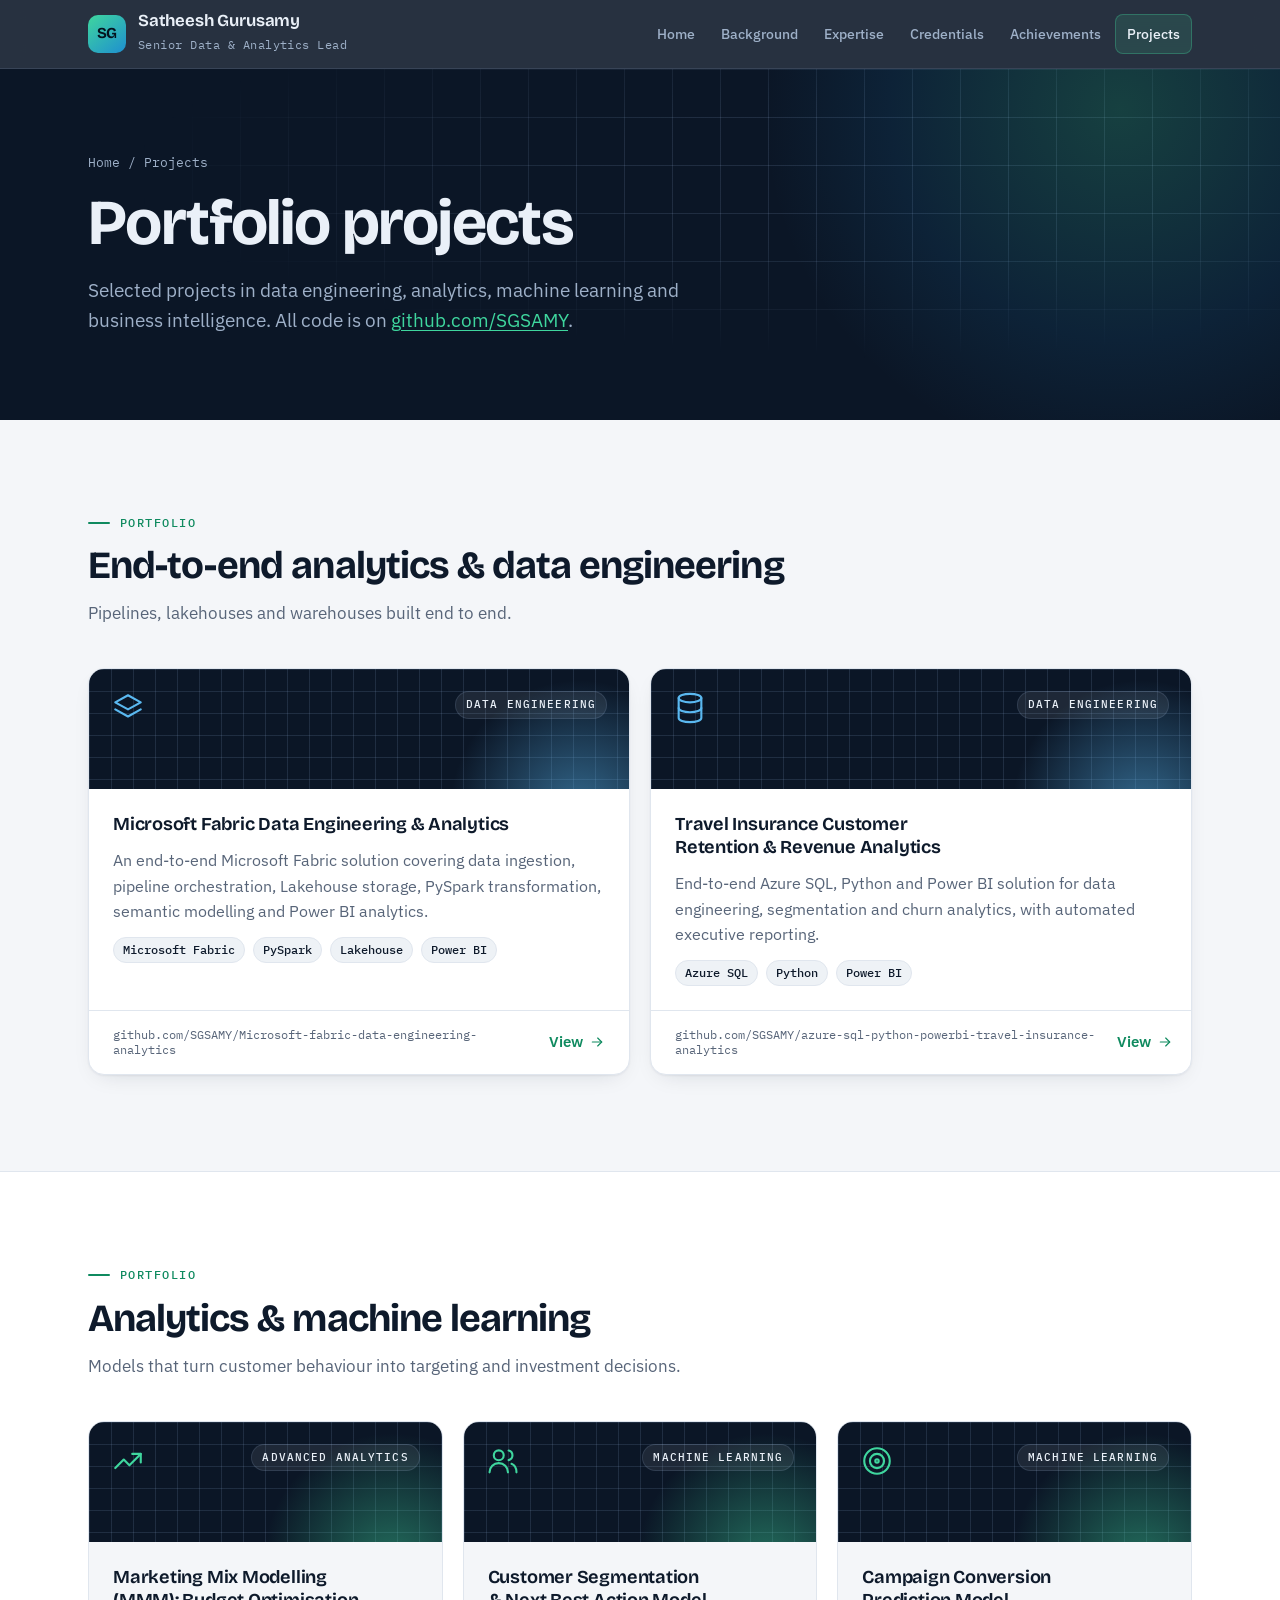
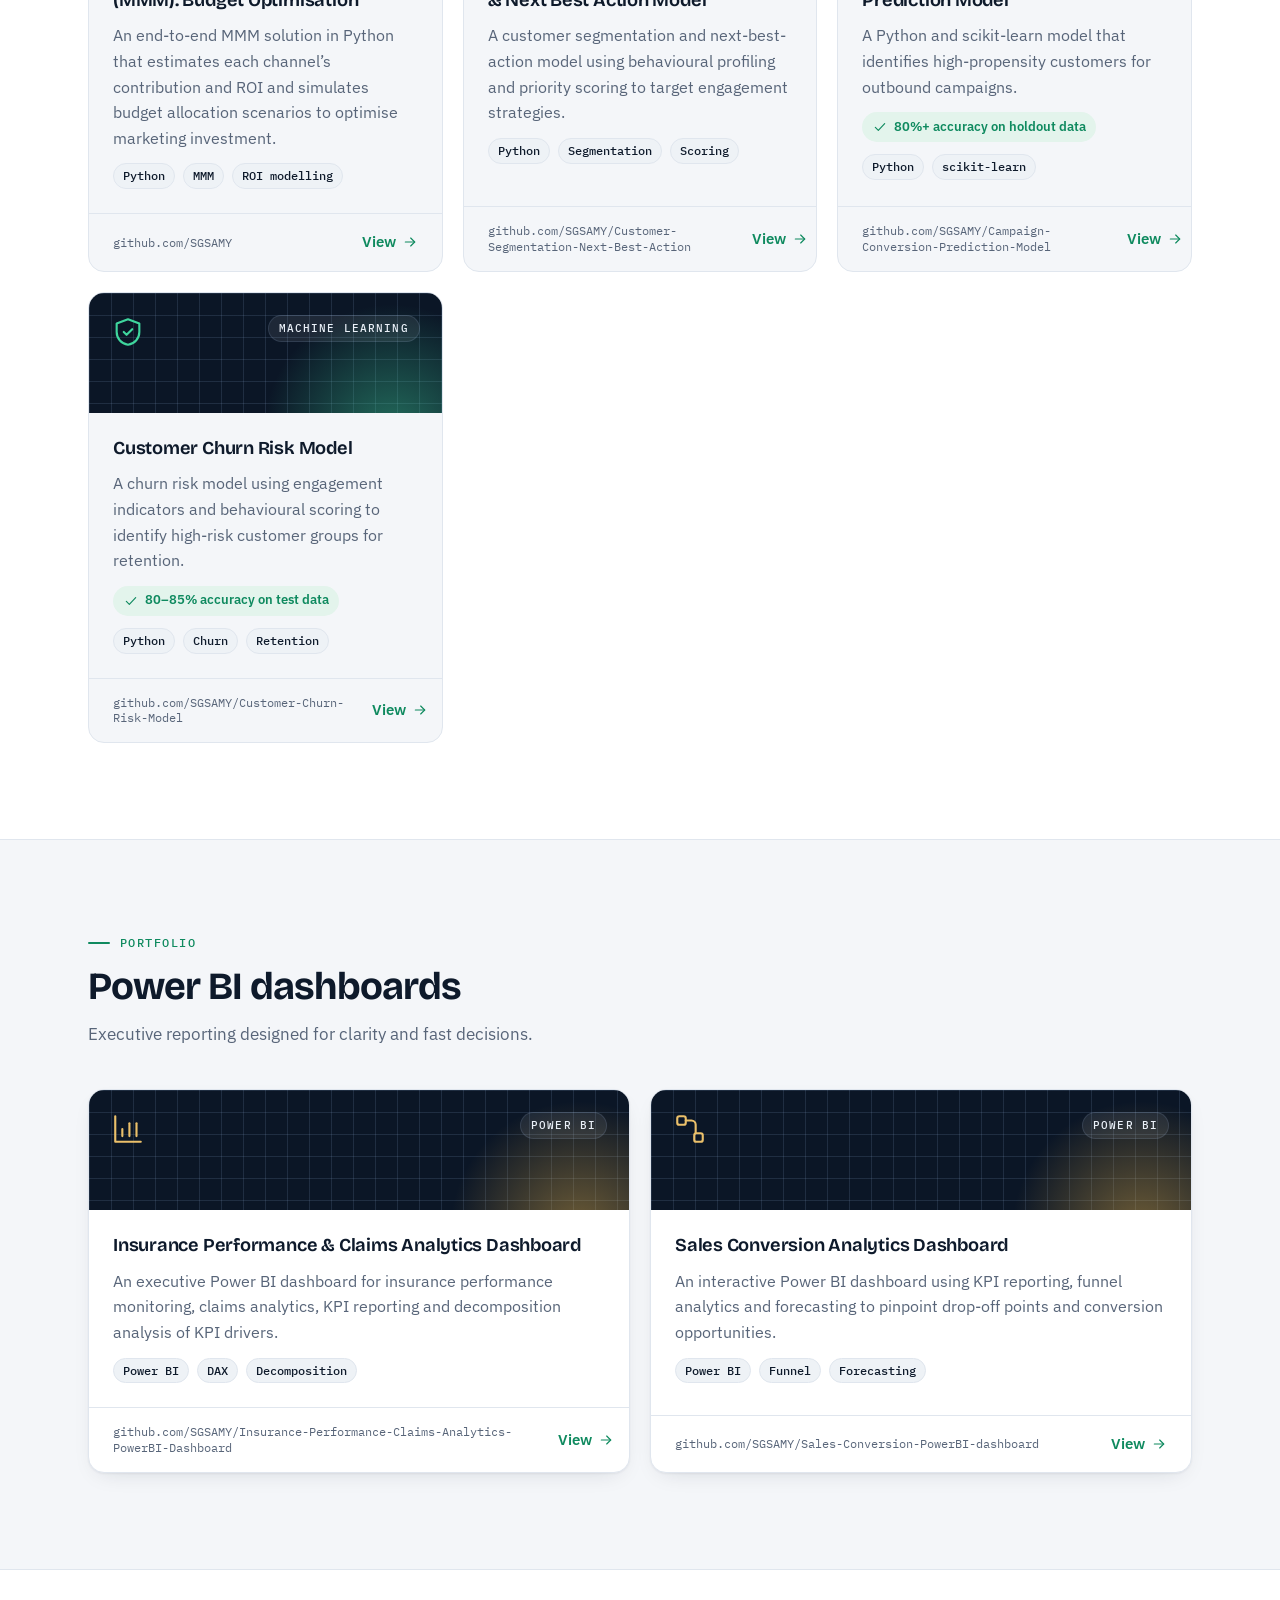
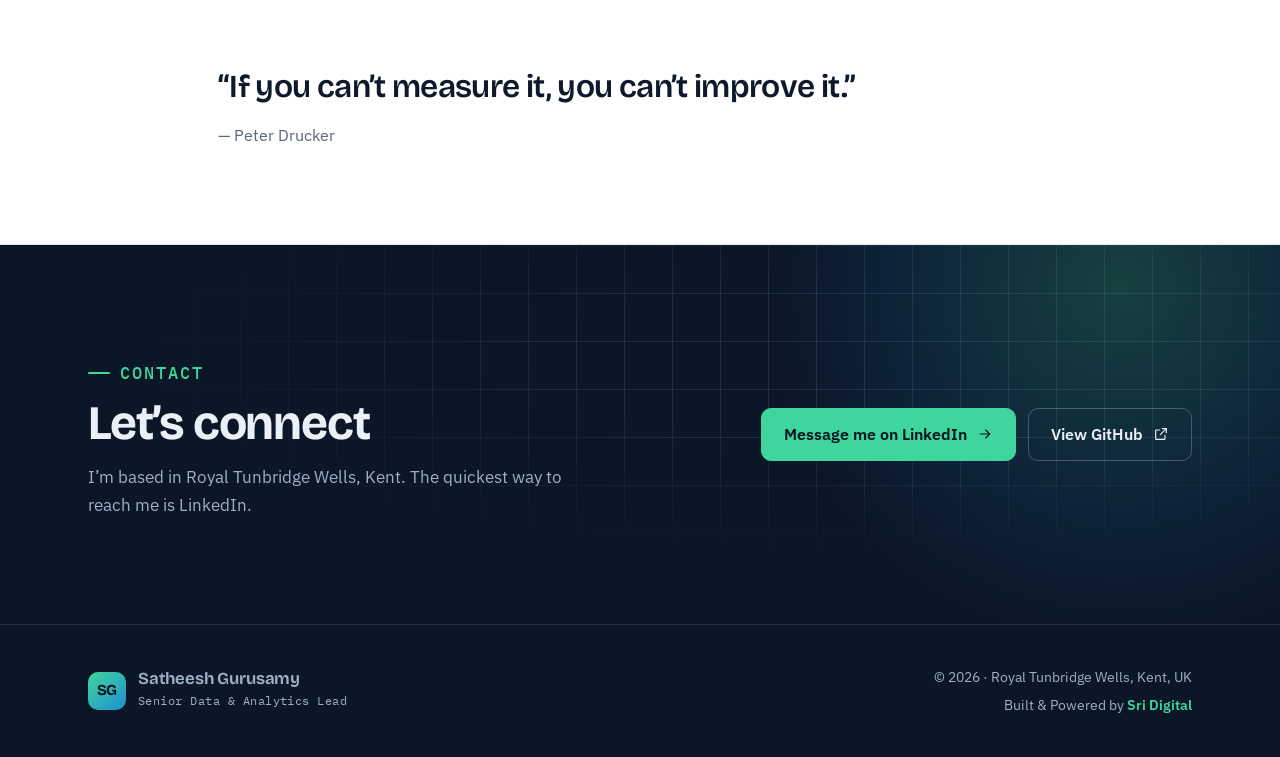
<file: github-projects.html>
<!doctype html>
<html lang="en-GB">
<head>
<meta charset="utf-8">
<meta name="viewport" content="width=device-width, initial-scale=1">
<title>GitHub Projects · Satheesh Gurusamy</title>
<meta name="description" content="Portfolio projects in data engineering, analytics, machine learning and Power BI.">
<meta property="og:title" content="GitHub Projects · Satheesh Gurusamy"><meta property="og:description" content="Portfolio projects in data engineering, analytics, machine learning and Power BI.">
<meta property="og:type" content="website"><meta property="og:url" content="https://sgsamy.com/">
<link rel="icon" href="favicon.svg" type="image/svg+xml">
<link rel="icon" href="favicon.ico" sizes="any">
<link rel="apple-touch-icon" href="apple-touch-icon.png">
<meta name="theme-color" content="#0B1626">
<link rel="preconnect" href="https://fonts.googleapis.com"><link rel="preconnect" href="https://fonts.gstatic.com" crossorigin><link rel="stylesheet" href="https://fonts.googleapis.com/css2?family=Bricolage+Grotesque:opsz,wght@12..96,500;12..96,650;12..96,700&family=IBM+Plex+Mono:wght@400;500;600&family=IBM+Plex+Sans:wght@400;500;600&display=swap">
<link rel="stylesheet" href="style.css?v=20261105">
</head>
<body>
<header class="site-head"><div class="wrap">
<a class="brand" href="index.html"><span class="mono">SG</span><span><b>Satheesh Gurusamy</b><small>Senior Data &amp; Analytics Lead</small></span></a>
<nav class="nav" aria-label="Main"><a href="index.html">Home</a><a href="my-background.html">Background</a><a href="expertise.html">Expertise</a><a href="credentials.html">Credentials</a><a href="achievements.html">Achievements</a><a href="github-projects.html" aria-current="page">Projects</a></nav>
</div></header>
<main>
<section class="dark page-hero"><div class="wrap"><p class="crumbs"><a href="index.html">Home</a><span>/</span><span>Projects</span></p><h1>Portfolio projects</h1><p class="lede">Selected projects in data engineering, analytics, machine learning and business intelligence. All code is on <a href="https://github.com/SGSAMY">github.com/SGSAMY</a>.</p></div></section>
<section class="band"><div class="wrap"><div class="sec-head"><p class="eyebrow">Portfolio</p><h2>End-to-end analytics &amp; data engineering</h2><p>Pipelines, lakehouses and warehouses built end to end.</p></div><div class="grid-3"><a class="card proj" href="https://github.com/SGSAMY/Microsoft-fabric-data-engineering-analytics"><div class="proj-top" style="--pc:rgba(90,184,240,0.5);--pi:#5AB8F0"><svg class="ico" viewBox="0 0 24 24" aria-hidden="true"><path d="M12 3l9 5-9 5-9-5z"/><path d="M3 13l9 5 9-5"/></svg><span class="cat">Data engineering</span></div><div class="proj-body"><h3>Microsoft Fabric Data Engineering &amp; Analytics</h3><p>An end-to-end Microsoft Fabric solution covering data ingestion, pipeline orchestration, Lakehouse storage, PySpark transformation, semantic modelling and Power BI analytics.</p><ul class="chips"><li>Microsoft Fabric</li><li>PySpark</li><li>Lakehouse</li><li>Power BI</li></ul></div><div class="proj-foot"><span>github.com/SGSAMY/Microsoft-fabric-data-engineering-analytics</span><span>View <svg class="ico sm" viewBox="0 0 24 24" aria-hidden="true"><path d="M5 12h14"/><path d="M13 6l6 6-6 6"/></svg></span></div></a><a class="card proj" href="https://github.com/SGSAMY/azure-sql-python-powerbi-travel-insurance-analytics"><div class="proj-top" style="--pc:rgba(90,184,240,0.5);--pi:#5AB8F0"><svg class="ico" viewBox="0 0 24 24" aria-hidden="true"><ellipse cx="12" cy="5" rx="8" ry="3"/><path d="M4 5v14c0 1.7 3.6 3 8 3s8-1.3 8-3V5"/><path d="M4 12c0 1.7 3.6 3 8 3s8-1.3 8-3"/></svg><span class="cat">Data engineering</span></div><div class="proj-body"><h3>Travel Insurance Customer Retention &amp; Revenue Analytics</h3><p>End-to-end Azure SQL, Python and Power BI solution for data engineering, segmentation and churn analytics, with automated executive reporting.</p><ul class="chips"><li>Azure SQL</li><li>Python</li><li>Power BI</li></ul></div><div class="proj-foot"><span>github.com/SGSAMY/azure-sql-python-powerbi-travel-insurance-analytics</span><span>View <svg class="ico sm" viewBox="0 0 24 24" aria-hidden="true"><path d="M5 12h14"/><path d="M13 6l6 6-6 6"/></svg></span></div></a></div></div></section>
<section class="band alt"><div class="wrap"><div class="sec-head"><p class="eyebrow">Portfolio</p><h2>Analytics &amp; machine learning</h2><p>Models that turn customer behaviour into targeting and investment decisions.</p></div><div class="grid-3"><a class="card proj" href="https://github.com/SGSAMY"><div class="proj-top" style="--pc:rgba(63,214,158,0.45);--pi:#3FD69E"><svg class="ico" viewBox="0 0 24 24" aria-hidden="true"><path d="M3 17l6-6 4 4 8-8"/><path d="M15 7h6v6"/></svg><span class="cat">Advanced analytics</span></div><div class="proj-body"><h3>Marketing Mix Modelling (MMM): Budget Optimisation</h3><p>An end-to-end MMM solution in Python that estimates each channel&rsquo;s contribution and ROI and simulates budget allocation scenarios to optimise marketing investment.</p><ul class="chips"><li>Python</li><li>MMM</li><li>ROI modelling</li></ul></div><div class="proj-foot"><span>github.com/SGSAMY</span><span>View <svg class="ico sm" viewBox="0 0 24 24" aria-hidden="true"><path d="M5 12h14"/><path d="M13 6l6 6-6 6"/></svg></span></div></a><a class="card proj" href="https://github.com/SGSAMY/Customer-Segmentation-Next-Best-Action"><div class="proj-top" style="--pc:rgba(63,214,158,0.45);--pi:#3FD69E"><svg class="ico" viewBox="0 0 24 24" aria-hidden="true"><circle cx="9" cy="8" r="3.5"/><path d="M2.5 20c0-3.6 2.9-6.5 6.5-6.5s6.5 2.9 6.5 6.5"/><path d="M16 4.6a3.5 3.5 0 0 1 0 6.8"/><path d="M18 14c2 .8 3.5 3 3.5 6"/></svg><span class="cat">Machine learning</span></div><div class="proj-body"><h3>Customer Segmentation &amp; Next Best Action Model</h3><p>A customer segmentation and next-best-action model using behavioural profiling and priority scoring to target engagement strategies.</p><ul class="chips"><li>Python</li><li>Segmentation</li><li>Scoring</li></ul></div><div class="proj-foot"><span>github.com/SGSAMY/Customer-Segmentation-Next-Best-Action</span><span>View <svg class="ico sm" viewBox="0 0 24 24" aria-hidden="true"><path d="M5 12h14"/><path d="M13 6l6 6-6 6"/></svg></span></div></a><a class="card proj" href="https://github.com/SGSAMY/Campaign-Conversion-Prediction-Model"><div class="proj-top" style="--pc:rgba(63,214,158,0.45);--pi:#3FD69E"><svg class="ico" viewBox="0 0 24 24" aria-hidden="true"><circle cx="12" cy="12" r="9"/><circle cx="12" cy="12" r="5"/><circle cx="12" cy="12" r="1.2"/></svg><span class="cat">Machine learning</span></div><div class="proj-body"><h3>Campaign Conversion Prediction Model</h3><p>A Python and scikit-learn model that identifies high-propensity customers for outbound campaigns.</p><span class="badge-metric"><svg class="ico sm" viewBox="0 0 24 24" aria-hidden="true"><path d="M5 12.5l4.5 4.5L19 7"/></svg> 80%+ accuracy on holdout data</span><ul class="chips"><li>Python</li><li>scikit-learn</li></ul></div><div class="proj-foot"><span>github.com/SGSAMY/Campaign-Conversion-Prediction-Model</span><span>View <svg class="ico sm" viewBox="0 0 24 24" aria-hidden="true"><path d="M5 12h14"/><path d="M13 6l6 6-6 6"/></svg></span></div></a><a class="card proj" href="https://github.com/SGSAMY/Customer-Churn-Risk-Model"><div class="proj-top" style="--pc:rgba(63,214,158,0.45);--pi:#3FD69E"><svg class="ico" viewBox="0 0 24 24" aria-hidden="true"><path d="M12 3l8 3v6c0 4.6-3.4 8.4-8 9-4.6-.6-8-4.4-8-9V6z"/><path d="M9 12l2 2 4-4"/></svg><span class="cat">Machine learning</span></div><div class="proj-body"><h3>Customer Churn Risk Model</h3><p>A churn risk model using engagement indicators and behavioural scoring to identify high-risk customer groups for retention.</p><span class="badge-metric"><svg class="ico sm" viewBox="0 0 24 24" aria-hidden="true"><path d="M5 12.5l4.5 4.5L19 7"/></svg> 80–85% accuracy on test data</span><ul class="chips"><li>Python</li><li>Churn</li><li>Retention</li></ul></div><div class="proj-foot"><span>github.com/SGSAMY/Customer-Churn-Risk-Model</span><span>View <svg class="ico sm" viewBox="0 0 24 24" aria-hidden="true"><path d="M5 12h14"/><path d="M13 6l6 6-6 6"/></svg></span></div></a></div></div></section>
<section class="band"><div class="wrap"><div class="sec-head"><p class="eyebrow">Portfolio</p><h2>Power BI dashboards</h2><p>Executive reporting designed for clarity and fast decisions.</p></div><div class="grid-3"><a class="card proj" href="https://github.com/SGSAMY/Insurance-Performance-Claims-Analytics-PowerBI-Dashboard"><div class="proj-top" style="--pc:rgba(230,178,74,0.45);--pi:#EBC06A"><svg class="ico" viewBox="0 0 24 24" aria-hidden="true"><path d="M3 3v18h18"/><path d="M8 17v-5"/><path d="M13 17V8"/><path d="M18 17v-9"/></svg><span class="cat">Power BI</span></div><div class="proj-body"><h3>Insurance Performance &amp; Claims Analytics Dashboard</h3><p>An executive Power BI dashboard for insurance performance monitoring, claims analytics, KPI reporting and decomposition analysis of KPI drivers.</p><ul class="chips"><li>Power BI</li><li>DAX</li><li>Decomposition</li></ul></div><div class="proj-foot"><span>github.com/SGSAMY/Insurance-Performance-Claims-Analytics-PowerBI-Dashboard</span><span>View <svg class="ico sm" viewBox="0 0 24 24" aria-hidden="true"><path d="M5 12h14"/><path d="M13 6l6 6-6 6"/></svg></span></div></a><a class="card proj" href="https://github.com/SGSAMY/Sales-Conversion-PowerBI-dashboard"><div class="proj-top" style="--pc:rgba(230,178,74,0.45);--pi:#EBC06A"><svg class="ico" viewBox="0 0 24 24" aria-hidden="true"><rect x="3" y="3" width="6" height="6" rx="1.5"/><rect x="15" y="15" width="6" height="6" rx="1.5"/><path d="M9 6h4a3 3 0 0 1 3 3v6"/></svg><span class="cat">Power BI</span></div><div class="proj-body"><h3>Sales Conversion Analytics Dashboard</h3><p>An interactive Power BI dashboard using KPI reporting, funnel analytics and forecasting to pinpoint drop-off points and conversion opportunities.</p><ul class="chips"><li>Power BI</li><li>Funnel</li><li>Forecasting</li></ul></div><div class="proj-foot"><span>github.com/SGSAMY/Sales-Conversion-PowerBI-dashboard</span><span>View <svg class="ico sm" viewBox="0 0 24 24" aria-hidden="true"><path d="M5 12h14"/><path d="M13 6l6 6-6 6"/></svg></span></div></a></div></div></section>
<section class="band epigraph alt"><div class="wrap"><p>&ldquo;If you can&rsquo;t measure it, you can&rsquo;t improve it.&rdquo;</p><cite>&mdash; Peter Drucker</cite></div></section>
<section class="dark cta"><div class="wrap">
<div><p class="eyebrow">Contact</p><h2 style="margin-top:14px">Let&rsquo;s connect</h2>
<p>I&rsquo;m based in Royal Tunbridge Wells, Kent. The quickest way to reach me is LinkedIn.</p></div>
<div class="btns"><a class="btn primary" href="https://www.linkedin.com/in/satheeshgurusamy">Message me on LinkedIn <svg class="ico sm" viewBox="0 0 24 24" aria-hidden="true"><path d="M5 12h14"/><path d="M13 6l6 6-6 6"/></svg></a><a class="btn ghost" href="https://github.com/SGSAMY">View GitHub <svg class="ico sm" viewBox="0 0 24 24" aria-hidden="true"><path d="M14 4h6v6"/><path d="M20 4l-9 9"/><path d="M18 14v5a1 1 0 0 1-1 1H5a1 1 0 0 1-1-1V7a1 1 0 0 1 1-1h5"/></svg></a></div>
</div></section>
</main>
<footer class="site-foot"><div class="wrap">
<a class="brand" href="index.html"><span class="mono">SG</span><span><b>Satheesh Gurusamy</b><small>Senior Data &amp; Analytics Lead</small></span></a>
<div class="foot-meta"><span>&copy; 2026 &middot; Royal Tunbridge Wells, Kent, UK</span><span>Built &amp; Powered by <a class="credit" href="https://sridigital.co.uk">Sri Digital</a></span></div>
</div></footer>
</body>
</html>
</file>
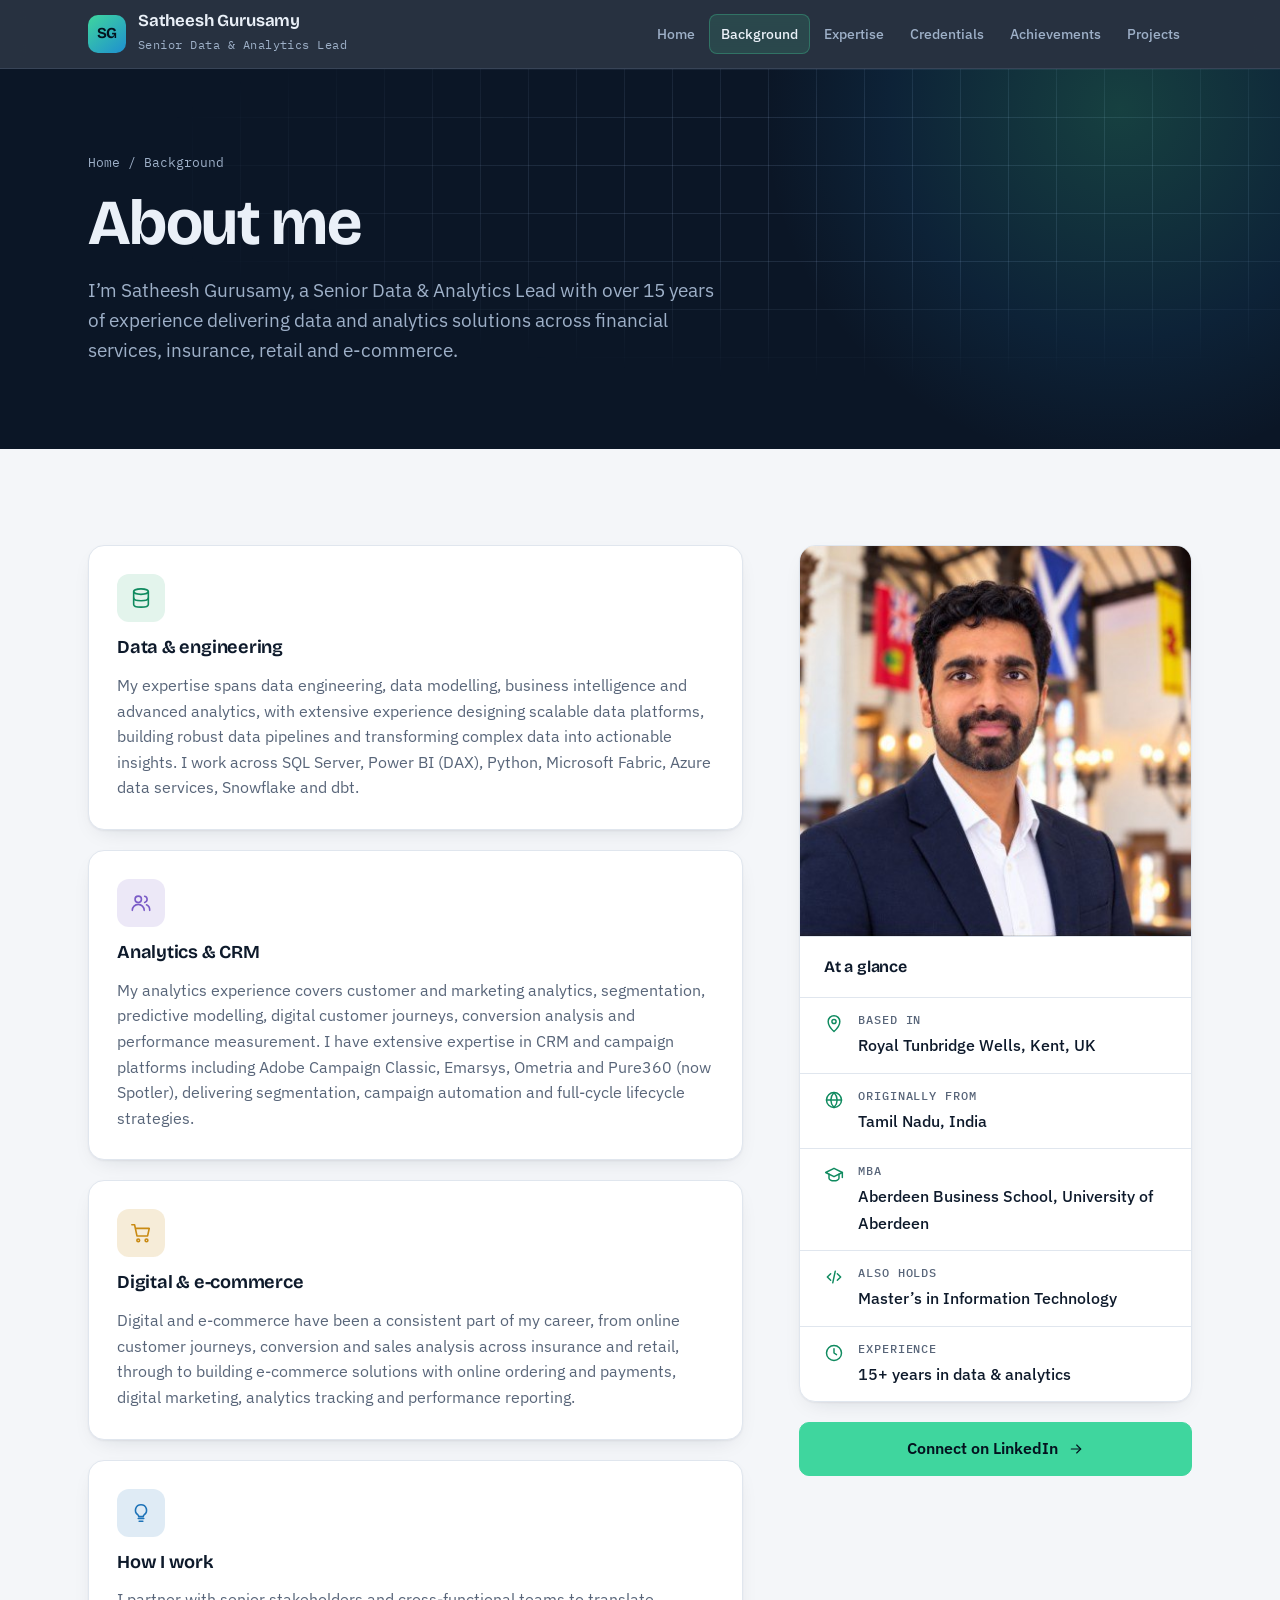
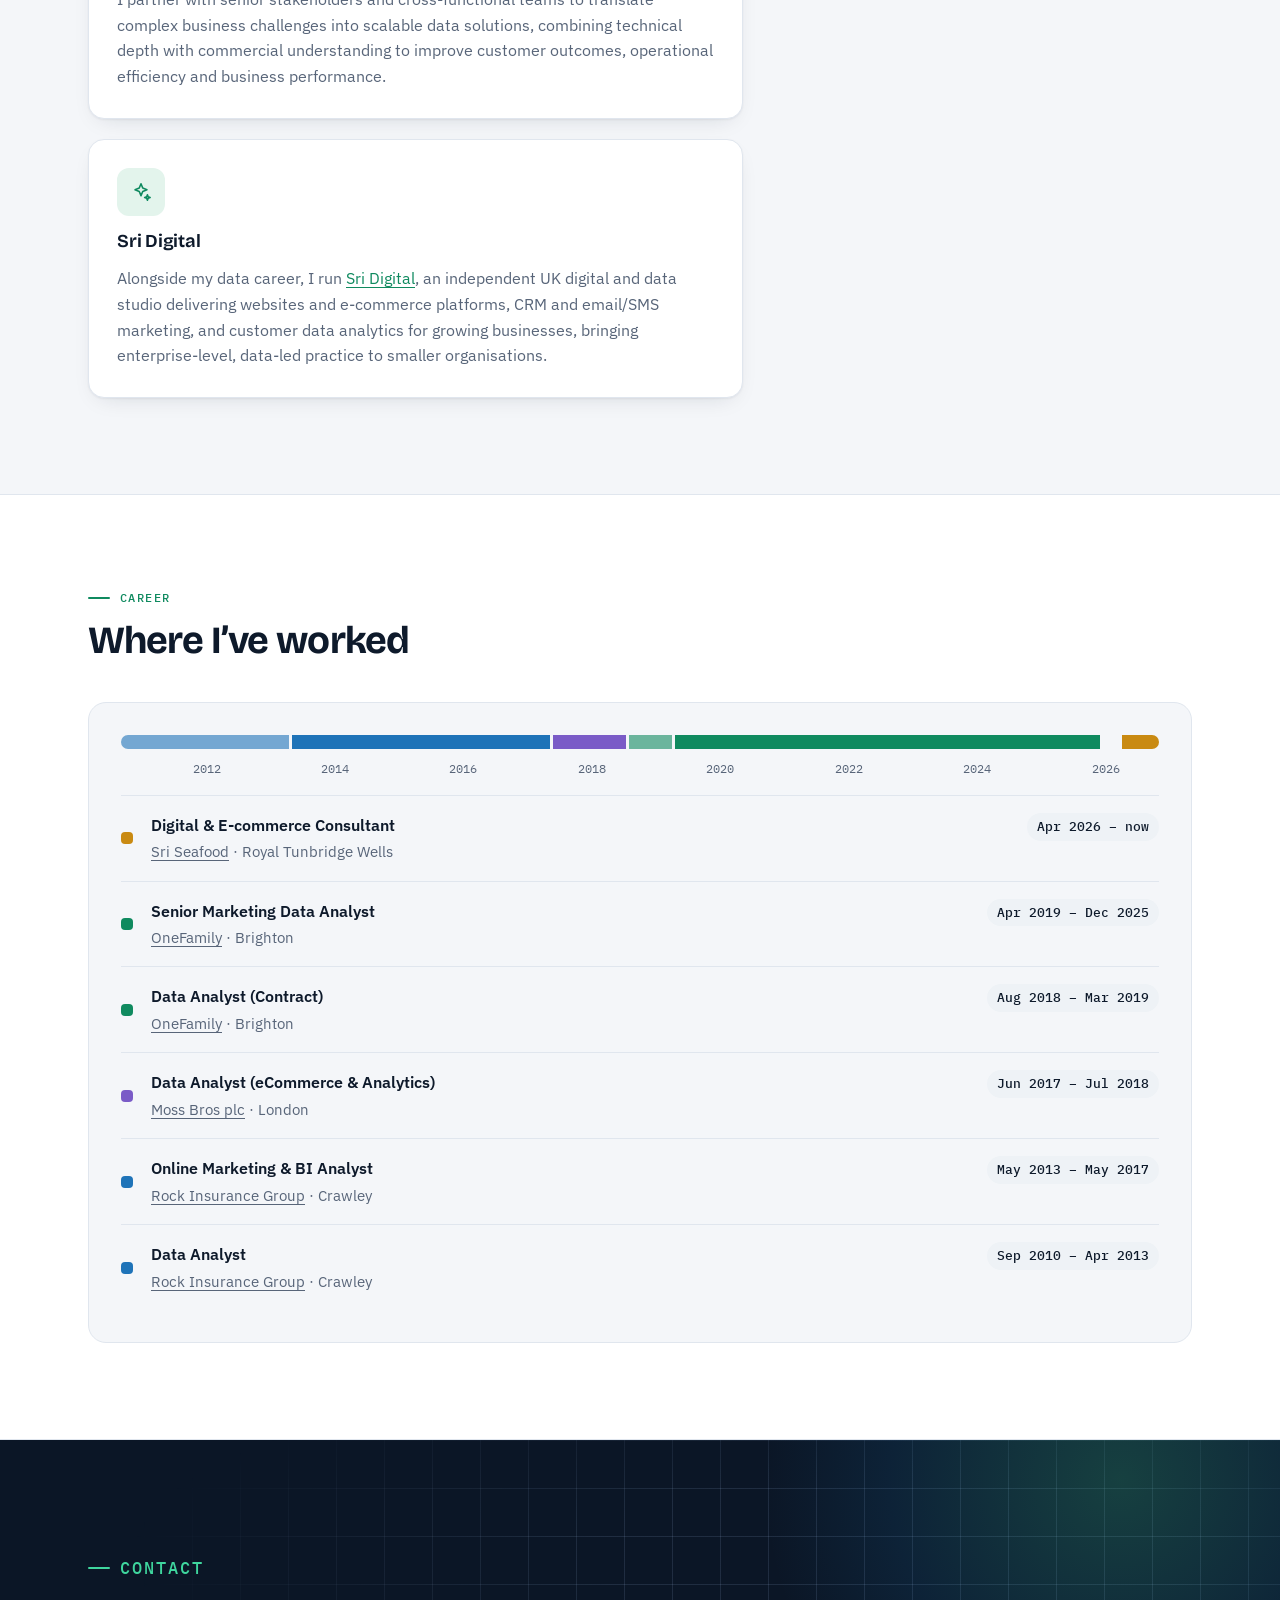
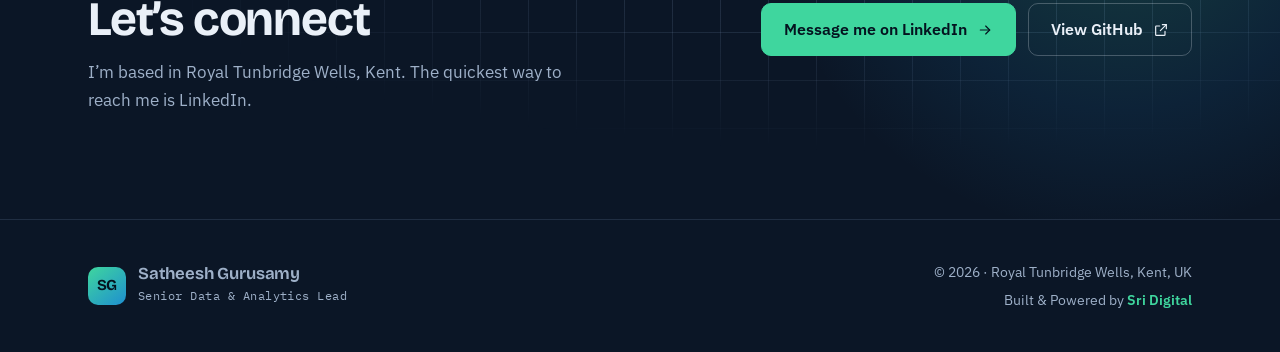
<file: my-background.html>
<!doctype html>
<html lang="en-GB">
<head>
<meta charset="utf-8">
<meta name="viewport" content="width=device-width, initial-scale=1">
<title>My Background · Satheesh Gurusamy</title>
<meta name="description" content="Senior Data &amp; Analytics Lead with 15+ years across data engineering, BI and CRM analytics.">
<meta property="og:title" content="My Background · Satheesh Gurusamy"><meta property="og:description" content="Senior Data &amp; Analytics Lead with 15+ years across data engineering, BI and CRM analytics.">
<meta property="og:type" content="website"><meta property="og:url" content="https://sgsamy.com/">
<link rel="icon" href="favicon.svg" type="image/svg+xml">
<link rel="icon" href="favicon.ico" sizes="any">
<link rel="apple-touch-icon" href="apple-touch-icon.png">
<meta name="theme-color" content="#0B1626">
<link rel="preconnect" href="https://fonts.googleapis.com"><link rel="preconnect" href="https://fonts.gstatic.com" crossorigin><link rel="stylesheet" href="https://fonts.googleapis.com/css2?family=Bricolage+Grotesque:opsz,wght@12..96,500;12..96,650;12..96,700&family=IBM+Plex+Mono:wght@400;500;600&family=IBM+Plex+Sans:wght@400;500;600&display=swap">
<link rel="stylesheet" href="style.css?v=20261105">
</head>
<body>
<header class="site-head"><div class="wrap">
<a class="brand" href="index.html"><span class="mono">SG</span><span><b>Satheesh Gurusamy</b><small>Senior Data &amp; Analytics Lead</small></span></a>
<nav class="nav" aria-label="Main"><a href="index.html">Home</a><a href="my-background.html" aria-current="page">Background</a><a href="expertise.html">Expertise</a><a href="credentials.html">Credentials</a><a href="achievements.html">Achievements</a><a href="github-projects.html">Projects</a></nav>
</div></header>
<main>
<section class="dark page-hero"><div class="wrap"><p class="crumbs"><a href="index.html">Home</a><span>/</span><span>Background</span></p><h1>About me</h1><p class="lede">I&rsquo;m Satheesh Gurusamy, a Senior Data &amp; Analytics Lead with over 15 years of experience delivering data and analytics solutions across financial services, insurance, retail and e-commerce.</p></div></section>
<section class="band"><div class="wrap"><div class="split"><div style="display:grid;gap:20px"><div class="card"><span class="icon-tile "><svg class="ico" viewBox="0 0 24 24" aria-hidden="true"><ellipse cx="12" cy="5" rx="8" ry="3"/><path d="M4 5v14c0 1.7 3.6 3 8 3s8-1.3 8-3V5"/><path d="M4 12c0 1.7 3.6 3 8 3s8-1.3 8-3"/></svg></span><h3>Data &amp; engineering</h3><p>My expertise spans data engineering, data modelling, business intelligence and advanced analytics, with extensive experience designing scalable data platforms, building robust data pipelines and transforming complex data into actionable insights. I work across SQL Server, Power BI (DAX), Python, Microsoft Fabric, Azure data services, Snowflake and dbt.</p></div><div class="card"><span class="icon-tile c3"><svg class="ico" viewBox="0 0 24 24" aria-hidden="true"><circle cx="9" cy="8" r="3.5"/><path d="M2.5 20c0-3.6 2.9-6.5 6.5-6.5s6.5 2.9 6.5 6.5"/><path d="M16 4.6a3.5 3.5 0 0 1 0 6.8"/><path d="M18 14c2 .8 3.5 3 3.5 6"/></svg></span><h3>Analytics &amp; CRM</h3><p>My analytics experience covers customer and marketing analytics, segmentation, predictive modelling, digital customer journeys, conversion analysis and performance measurement. I have extensive expertise in CRM and campaign platforms including Adobe Campaign Classic, Emarsys, Ometria and Pure360 (now Spotler), delivering segmentation, campaign automation and full-cycle lifecycle strategies.</p></div><div class="card"><span class="icon-tile c4"><svg class="ico" viewBox="0 0 24 24" aria-hidden="true"><circle cx="9" cy="20" r="1.5"/><circle cx="18" cy="20" r="1.5"/><path d="M2 3h3l2.6 12.2h11.6L21 7H6"/></svg></span><h3>Digital &amp; e-commerce</h3><p>Digital and e-commerce have been a consistent part of my career, from online customer journeys, conversion and sales analysis across insurance and retail, through to building e-commerce solutions with online ordering and payments, digital marketing, analytics tracking and performance reporting.</p></div><div class="card"><span class="icon-tile c2"><svg class="ico" viewBox="0 0 24 24" aria-hidden="true"><path d="M9 18h6"/><path d="M10 21h4"/><path d="M12 3a6 6 0 0 0-3.5 10.9c.6.5 1 1.2 1 2V16h5v-.1c0-.8.4-1.5 1-2A6 6 0 0 0 12 3z"/></svg></span><h3>How I work</h3><p>I partner with senior stakeholders and cross-functional teams to translate complex business challenges into scalable data solutions, combining technical depth with commercial understanding to improve customer outcomes, operational efficiency and business performance.</p></div><div class="card"><span class="icon-tile "><svg class="ico" viewBox="0 0 24 24" aria-hidden="true"><path d="M12 3l1.9 4.6L18.5 9.5l-4.6 1.9L12 16l-1.9-4.6L5.5 9.5l4.6-1.9z"/><path d="M19 15l.8 2.2L22 18l-2.2.8L19 21l-.8-2.2L16 18l2.2-.8z"/></svg></span><h3>Sri Digital</h3><p>Alongside my data career, I run <a href="https://sridigital.co.uk/">Sri Digital</a>, an independent UK digital and data studio delivering websites and e-commerce platforms, CRM and email/SMS marketing, and customer data analytics for growing businesses, bringing enterprise-level, data-led practice to smaller organisations.</p></div></div>
<div style="display:grid;gap:20px;position:sticky;top:96px">
<div class="facts"><div class="facts-photo"><img src="satheesh.jpg" alt="Satheesh Gurusamy" width="400" height="400"></div><h3>At a glance</h3><dl>
<div><svg class="ico" viewBox="0 0 24 24" aria-hidden="true"><path d="M12 21s-7-6.2-7-12a7 7 0 0 1 14 0c0 5.8-7 12-7 12z"/><circle cx="12" cy="9" r="2.5"/></svg><dt>Based in</dt><dd>Royal Tunbridge Wells, Kent, UK</dd></div>
<div><svg class="ico" viewBox="0 0 24 24" aria-hidden="true"><circle cx="12" cy="12" r="9"/><path d="M3 12h18"/><path d="M12 3c2.5 2.7 3.8 5.7 3.8 9s-1.3 6.3-3.8 9c-2.5-2.7-3.8-5.7-3.8-9S9.5 5.7 12 3z"/></svg><dt>Originally from</dt><dd>Tamil Nadu, India</dd></div>
<div><svg class="ico" viewBox="0 0 24 24" aria-hidden="true"><path d="M2 9l10-5 10 5-10 5z"/><path d="M6 11v5c0 1.5 2.7 3 6 3s6-1.5 6-3v-5"/><path d="M22 9v6"/></svg><dt>MBA</dt><dd>Aberdeen Business School, University of Aberdeen</dd></div>
<div><svg class="ico" viewBox="0 0 24 24" aria-hidden="true"><path d="M8 8l-4 4 4 4"/><path d="M16 8l4 4-4 4"/><path d="M13.5 5l-3 14"/></svg><dt>Also holds</dt><dd>Master&rsquo;s in Information Technology</dd></div>
<div><svg class="ico" viewBox="0 0 24 24" aria-hidden="true"><circle cx="12" cy="12" r="9"/><path d="M12 7v5l3 2"/></svg><dt>Experience</dt><dd>15+ years in data &amp; analytics</dd></div>
</dl></div>
<a class="btn primary" href="https://www.linkedin.com/in/satheeshgurusamy" style="justify-content:center">Connect on LinkedIn <svg class="ico sm" viewBox="0 0 24 24" aria-hidden="true"><path d="M5 12h14"/><path d="M13 6l6 6-6 6"/></svg></a></div></div></div></section>
<section class="band alt"><div class="wrap"><div class="sec-head"><p class="eyebrow">Career</p><h2>Where I&rsquo;ve worked</h2></div><div class="tl-card"><div class="tl-bar" role="img" aria-label="Career timeline from September 2010 to today, drawn to scale"><span style="flex:32 1 0;background:var(--c2);opacity:0.6" title="Data Analyst, Rock Insurance Group"></span><span style="flex:49 1 0;background:var(--c2);opacity:1" title="Online Marketing &amp; BI Analyst, Rock Insurance Group"></span><span style="flex:14 1 0;background:var(--c3);opacity:1" title="Data Analyst (eCommerce &amp; Analytics), Moss Bros plc"></span><span style="flex:8 1 0;background:var(--c1);opacity:0.6" title="Data Analyst (Contract), OneFamily"></span><span style="flex:81 1 0;background:var(--c1);opacity:1" title="Senior Marketing Data Analyst, OneFamily"></span><span style="flex:3 1 0;background:transparent"></span><span style="flex:7 1 0;background:var(--c4)" title="Digital &amp; E-commerce Consultant, Sri Seafood"></span></div><div class="tl-axis" aria-hidden="true"><span style="left:8.25%">2012</span><span style="left:20.62%">2014</span><span style="left:32.99%">2016</span><span style="left:45.36%">2018</span><span style="left:57.73%">2020</span><span style="left:70.10%">2022</span><span style="left:82.47%">2024</span><span style="left:94.85%">2026</span></div><ul class="roles"><li><i class="sw" style="background:var(--c4)"></i><span><strong>Digital &amp; E-commerce Consultant</strong><span class="where"><a href="http://www.sriseafood.co.uk">Sri Seafood</a> &middot; Royal Tunbridge Wells</span></span><span class="when">Apr 2026 – now</span></li><li><i class="sw" style="background:var(--c1)"></i><span><strong>Senior Marketing Data Analyst</strong><span class="where"><a href="https://www.onefamily.com/">OneFamily</a> &middot; Brighton</span></span><span class="when">Apr 2019 – Dec 2025</span></li><li><i class="sw" style="background:var(--c1)"></i><span><strong>Data Analyst (Contract)</strong><span class="where"><a href="https://www.onefamily.com/">OneFamily</a> &middot; Brighton</span></span><span class="when">Aug 2018 – Mar 2019</span></li><li><i class="sw" style="background:var(--c3)"></i><span><strong>Data Analyst (eCommerce &amp; Analytics)</strong><span class="where"><a href="https://www.moss.co.uk/">Moss Bros plc</a> &middot; London</span></span><span class="when">Jun 2017 – Jul 2018</span></li><li><i class="sw" style="background:var(--c2)"></i><span><strong>Online Marketing &amp; BI Analyst</strong><span class="where"><a href="https://www.rockinsurance.com/">Rock Insurance Group</a> &middot; Crawley</span></span><span class="when">May 2013 – May 2017</span></li><li><i class="sw" style="background:var(--c2)"></i><span><strong>Data Analyst</strong><span class="where"><a href="https://www.rockinsurance.com/">Rock Insurance Group</a> &middot; Crawley</span></span><span class="when">Sep 2010 – Apr 2013</span></li></ul></div></div></section>
<section class="dark cta"><div class="wrap">
<div><p class="eyebrow">Contact</p><h2 style="margin-top:14px">Let&rsquo;s connect</h2>
<p>I&rsquo;m based in Royal Tunbridge Wells, Kent. The quickest way to reach me is LinkedIn.</p></div>
<div class="btns"><a class="btn primary" href="https://www.linkedin.com/in/satheeshgurusamy">Message me on LinkedIn <svg class="ico sm" viewBox="0 0 24 24" aria-hidden="true"><path d="M5 12h14"/><path d="M13 6l6 6-6 6"/></svg></a><a class="btn ghost" href="https://github.com/SGSAMY">View GitHub <svg class="ico sm" viewBox="0 0 24 24" aria-hidden="true"><path d="M14 4h6v6"/><path d="M20 4l-9 9"/><path d="M18 14v5a1 1 0 0 1-1 1H5a1 1 0 0 1-1-1V7a1 1 0 0 1 1-1h5"/></svg></a></div>
</div></section>
</main>
<footer class="site-foot"><div class="wrap">
<a class="brand" href="index.html"><span class="mono">SG</span><span><b>Satheesh Gurusamy</b><small>Senior Data &amp; Analytics Lead</small></span></a>
<div class="foot-meta"><span>&copy; 2026 &middot; Royal Tunbridge Wells, Kent, UK</span><span>Built &amp; Powered by <a class="credit" href="https://sridigital.co.uk">Sri Digital</a></span></div>
</div></footer>
</body>
</html>
</file>
<file: style.css>
/* Layout: full-bleed bands. Deep navy hero carries a data-pipeline panel (Raw → Staging → Data Mart → Insight);
   light content bands alternate below, closing on a navy call-to-action and footer. One accent: emerald. */
:root {
  --bg: #F4F6F9;
  --surface: #FFFFFF;
  --surface-2: #EEF2F6;
  --ink: #0E1A2B;
  --muted: #586579;
  --line: #E0E6EE;
  --accent: #0F8A5F;
  --accent-ink: #FFFFFF;
  --accent-soft: #E3F4EC;
  --deep: #0B1626;
  --deep-2: #12223A;
  --deep-line: rgba(160, 190, 230, 0.14);
  --deep-ink: #EAF0F8;
  --deep-muted: #9EB0C8;
  --glow: #3FD69E;
  --c1: #0F8A5F; --c2: #1E73B8; --c3: #7A5BC7; --c4: #C98A12;
  --shadow: 0 1px 2px rgba(14, 26, 43, 0.05), 0 8px 24px -12px rgba(14, 26, 43, 0.18);
  --shadow-lg: 0 2px 4px rgba(14, 26, 43, 0.06), 0 24px 48px -20px rgba(14, 26, 43, 0.30);
  --display: "Bricolage Grotesque", "Segoe UI", system-ui, sans-serif;
  --body: "IBM Plex Sans", "Segoe UI", system-ui, sans-serif;
  --mono: "IBM Plex Mono", ui-monospace, Menlo, Consolas, monospace;
  color-scheme: light;
}
@media (prefers-color-scheme: dark) {
  :root:not([data-theme="light"]) {
    --bg: #080F1A; --surface: #0F1928; --surface-2: #132034; --ink: #E6ECF4; --muted: #96A4B9; --line: #1E2B3F;
    --accent: #3FD69E; --accent-ink: #062016; --accent-soft: #0F2A22;
    --deep: #050B15; --deep-2: #0C1626;
    --c1: #3FD69E; --c2: #5AA9EC; --c3: #A78BFA; --c4: #E6B24A;
    --shadow: 0 1px 2px rgba(0,0,0,0.3), 0 8px 24px -12px rgba(0,0,0,0.6);
    --shadow-lg: 0 2px 4px rgba(0,0,0,0.3), 0 24px 48px -20px rgba(0,0,0,0.7);
    color-scheme: dark;
  }
}
:root[data-theme="dark"] {
  --bg: #080F1A; --surface: #0F1928; --surface-2: #132034; --ink: #E6ECF4; --muted: #96A4B9; --line: #1E2B3F;
  --accent: #3FD69E; --accent-ink: #062016; --accent-soft: #0F2A22;
  --deep: #050B15; --deep-2: #0C1626;
  --c1: #3FD69E; --c2: #5AA9EC; --c3: #A78BFA; --c4: #E6B24A;
  --shadow: 0 1px 2px rgba(0,0,0,0.3), 0 8px 24px -12px rgba(0,0,0,0.6);
  --shadow-lg: 0 2px 4px rgba(0,0,0,0.3), 0 24px 48px -20px rgba(0,0,0,0.7);
  color-scheme: dark;
}

* { box-sizing: border-box; }
html { -webkit-text-size-adjust: 100%; scroll-behavior: smooth; }
@media (prefers-reduced-motion: reduce) { html { scroll-behavior: auto; } }
body { margin: 0; background: var(--bg); color: var(--ink); font: 400 1rem/1.65 var(--body); }
a { color: var(--accent); text-underline-offset: 3px; }
:focus-visible { outline: 2px solid var(--glow); outline-offset: 3px; border-radius: 4px; }
img, svg { max-width: 100%; }
.ico { width: 22px; height: 22px; flex: none; fill: none; stroke: currentColor; stroke-width: 1.75; stroke-linecap: round; stroke-linejoin: round; }
.ico.sm { width: 16px; height: 16px; }

.wrap { max-width: 1160px; margin: 0 auto; padding-inline: 28px; }
@media (max-width: 560px) { .wrap { padding-inline: 16px; } }

h1, h2, h3 { font-family: var(--display); line-height: 1.1; letter-spacing: -0.025em; text-wrap: balance; margin: 0; }
h1 { font-size: clamp(2.3rem, 5.2vw, 4rem); font-weight: 700; }
h2 { font-size: clamp(1.7rem, 3.2vw, 2.4rem); font-weight: 700; }
h3 { font-size: 1.14rem; font-weight: 650; letter-spacing: -0.012em; line-height: 1.25; }
p { margin: 0; }
.eyebrow { display: inline-flex; align-items: center; gap: 10px; font: 500 0.76rem/1.2 var(--mono); text-transform: uppercase; letter-spacing: 0.12em; color: var(--accent); }
.eyebrow::before { content: ""; width: 22px; height: 2px; background: currentColor; border-radius: 2px; }
.muted { color: var(--muted); }

/* ---------- Header ---------- */
.site-head { position: sticky; top: env(safe-area-inset-top, 0px); z-index: 20; background: color-mix(in srgb, var(--deep) 88%, transparent); backdrop-filter: blur(12px); -webkit-backdrop-filter: blur(12px); border-bottom: 1px solid var(--deep-line); }
.site-head .wrap { display: flex; align-items: center; gap: 16px 28px; min-height: 68px; }
.brand { display: inline-flex; align-items: center; gap: 12px; color: var(--deep-ink); text-decoration: none; margin-right: auto; }
.mono { display: grid; place-items: center; width: 38px; height: 38px; border-radius: 10px; background: linear-gradient(140deg, var(--glow), #1E8FD0); color: #04131F; font: 700 0.95rem/1 var(--display); letter-spacing: -0.02em; }
.brand b { font: 650 1.05rem/1.1 var(--display); letter-spacing: -0.01em; display: block; }
.brand small { font: 400 0.74rem/1.2 var(--mono); color: var(--deep-muted); letter-spacing: 0.04em; }
.nav { display: flex; gap: 2px; }
.nav a { color: var(--deep-muted); text-decoration: none; font-size: 0.9rem; font-weight: 500; padding: 8px 12px; border-radius: 8px; white-space: nowrap; transition: color .15s, background .15s; }
.nav a:hover { color: var(--deep-ink); background: rgba(255,255,255,0.06); }
.nav a[aria-current="page"] { color: var(--deep-ink); background: rgba(63, 214, 158, 0.14); box-shadow: inset 0 0 0 1px rgba(63, 214, 158, 0.3); }
.head-cta { display: none; }
@media (max-width: 1020px) {
  .site-head .wrap { flex-wrap: wrap; padding-block: 10px 0; }
  .nav { order: 3; width: 100%; overflow-x: auto; padding-bottom: 10px; scrollbar-width: none; }
  .nav::-webkit-scrollbar { display: none; }
}

/* ---------- Buttons & chips ---------- */
.btns { display: flex; flex-wrap: wrap; gap: 12px; }
.btn { display: inline-flex; align-items: center; gap: 10px; padding: 13px 22px; border-radius: 10px; font-weight: 600; font-size: 0.97rem; text-decoration: none; border: 1px solid var(--line); color: var(--ink); background: var(--surface); transition: transform .15s, box-shadow .15s, border-color .15s, background .15s; }
.btn:hover { transform: translateY(-1px); box-shadow: var(--shadow); border-color: var(--accent); }
.btn.primary { background: var(--glow); border-color: var(--glow); color: #04131F; }
.btn.primary:hover { box-shadow: 0 10px 30px -10px rgba(63, 214, 158, 0.7); }
.btn.ghost { background: transparent; color: var(--deep-ink); border-color: rgba(234, 240, 248, 0.25); }
.btn.ghost:hover { border-color: var(--deep-ink); background: rgba(255,255,255,0.05); }
.chips { display: flex; flex-wrap: wrap; gap: 8px; list-style: none; margin: 0; padding: 0; }
.chips li { font: 500 0.8rem/1 var(--mono); padding: 8px 11px; border-radius: 999px; background: var(--surface-2); color: var(--ink); border: 1px solid var(--line); }
.dark .chips li { background: rgba(255,255,255,0.05); color: var(--deep-ink); border-color: var(--deep-line); }

/* ---------- Dark bands ---------- */
.dark { position: relative; background: var(--deep); color: var(--deep-ink); overflow: hidden; isolation: isolate; }
.dark::before { content: ""; position: absolute; inset: 0; z-index: -1;
  background-image: linear-gradient(var(--deep-line) 1px, transparent 1px), linear-gradient(90deg, var(--deep-line) 1px, transparent 1px);
  background-size: 48px 48px; mask-image: radial-gradient(ellipse 80% 70% at 70% 30%, #000 30%, transparent 75%); -webkit-mask-image: radial-gradient(ellipse 80% 70% at 70% 30%, #000 30%, transparent 75%); }
.dark::after { content: ""; position: absolute; z-index: -1; width: 720px; height: 720px; right: -200px; top: -320px; border-radius: 50%;
  background: radial-gradient(circle, rgba(63, 214, 158, 0.22), rgba(30, 143, 208, 0.10) 45%, transparent 70%); }
.dark .eyebrow { color: var(--glow); }
.dark .lede { color: var(--deep-muted); }
.dark a:not(.btn) { color: var(--glow); }

/* ---------- Home hero ---------- */
.hero { padding-block: clamp(56px, 8vw, 104px) clamp(112px, 12vw, 150px); }
.hero .wrap { display: grid; grid-template-columns: minmax(0, 1.15fr) minmax(0, 0.85fr); gap: 56px; align-items: center; }
@media (max-width: 940px) { .hero .wrap { grid-template-columns: minmax(0, 1fr); gap: 44px; } }
.hero-copy { display: grid; gap: 24px; min-width: 0; }
.hero h1 em { font-style: normal; background: linear-gradient(100deg, var(--glow), #5AB8F0); -webkit-background-clip: text; background-clip: text; color: transparent; }
.lede { font-size: 1.16rem; line-height: 1.6; max-width: 58ch; color: var(--muted); }
.meta { display: flex; flex-wrap: wrap; gap: 10px 22px; font-size: 0.92rem; color: var(--deep-muted); }
.meta span { display: inline-flex; align-items: center; gap: 8px; }
.meta .ico { color: var(--glow); }
.avail { display: inline-flex; align-items: center; gap: 10px; width: fit-content; padding: 7px 14px 7px 10px; border-radius: 999px; background: rgba(63,214,158,0.1); border: 1px solid rgba(63,214,158,0.3); font-size: 0.86rem; color: var(--deep-ink); }
.avail i { width: 8px; height: 8px; border-radius: 50%; background: var(--glow); box-shadow: 0 0 0 4px rgba(63,214,158,0.2); }

/* Pipeline panel */
.pipe { background: linear-gradient(180deg, rgba(255,255,255,0.06), rgba(255,255,255,0.02)); border: 1px solid var(--deep-line); border-radius: 18px; padding: 24px; box-shadow: 0 30px 60px -30px rgba(0,0,0,0.6); display: grid; gap: 6px; min-width: 0; backdrop-filter: blur(6px); }
.pipe-head { display: flex; justify-content: space-between; align-items: center; gap: 12px; margin-bottom: 10px; }
.pipe-head p { font: 500 0.74rem/1 var(--mono); letter-spacing: 0.1em; text-transform: uppercase; color: var(--deep-muted); }
.dots { display: flex; gap: 6px; } .dots i { width: 9px; height: 9px; border-radius: 50%; background: var(--deep-line); }
.stage { display: grid; grid-template-columns: 44px minmax(0, 1fr); gap: 14px; align-items: center; padding: 12px 14px; border-radius: 12px; background: rgba(255,255,255,0.035); border: 1px solid var(--deep-line); }
.stage .si { display: grid; place-items: center; width: 44px; height: 44px; border-radius: 11px; background: rgba(63,214,158,0.12); color: var(--glow); }
.stage.s2 .si { background: rgba(90,184,240,0.14); color: #5AB8F0; }
.stage.s3 .si { background: rgba(167,139,250,0.15); color: #B9A3FB; }
.stage.s4 .si { background: rgba(230,178,74,0.15); color: #EBC06A; }
.stage.s5 .si { background: rgba(244,114,182,0.15); color: #F58FC4; }
.stage b { display: block; font: 600 0.98rem/1.3 var(--body); color: var(--deep-ink); }
.stage span { font: 0.78rem/1.4 var(--mono); color: var(--deep-muted); }
.flow { height: 18px; margin-left: 35px; width: 2px; background: repeating-linear-gradient(180deg, var(--glow) 0 4px, transparent 4px 8px); opacity: 0.6; }
@media (prefers-reduced-motion: no-preference) { .flow { animation: flow 1.2s linear infinite; } @keyframes flow { to { background-position: 0 8px; } } }

/* KPI strip overlapping the hero */
.kpis { position: relative; z-index: 2; margin-top: clamp(-80px, -7vw, -64px); }
.kpi-card { background: var(--surface); border: 1px solid var(--line); border-radius: 18px; box-shadow: var(--shadow-lg); display: grid; grid-template-columns: repeat(4, minmax(0, 1fr)); }
.kpi { padding: 28px 28px 26px; display: grid; gap: 8px; align-content: start; border-left: 1px solid var(--line); }
.kpi:first-child { border-left: 0; }
.kpi .n { font: 700 clamp(2rem, 3.6vw, 2.8rem)/1 var(--display); letter-spacing: -0.035em; color: var(--ink); font-variant-numeric: tabular-nums; }
.kpi .n small { font-size: 0.55em; color: var(--accent); margin-left: 2px; }
.kpi p { color: var(--muted); font-size: 0.93rem; line-height: 1.45; }
@media (max-width: 860px) { .kpi-card { grid-template-columns: repeat(2, minmax(0, 1fr)); } .kpi:nth-child(3) { border-left: 0; } .kpi:nth-child(n+3) { border-top: 1px solid var(--line); } }
@media (max-width: 440px) { .kpi { padding: 20px 18px; } }

/* ---------- Page hero (inner pages) ---------- */
.page-hero { padding-block: clamp(52px, 7vw, 88px) clamp(52px, 7vw, 84px); }
.page-hero .wrap { display: grid; gap: 18px; }
.crumbs { font: 0.8rem/1 var(--mono); color: var(--deep-muted); display: flex; gap: 8px; }
.crumbs a { color: var(--deep-muted) !important; text-decoration: none; }
.crumbs a:hover { color: var(--deep-ink) !important; }
.page-hero h1 { max-width: 20ch; }
.page-hero.has-kpis { padding-bottom: clamp(112px, 12vw, 140px); }

/* ---------- Content bands ---------- */
.band { padding-block: clamp(56px, 8vw, 96px); }
.band.alt { background: var(--surface); border-block: 1px solid var(--line); }
.band.tight { padding-top: clamp(36px, 5vw, 56px); }
.sec-head { display: grid; gap: 14px; margin-bottom: 40px; max-width: 760px; }
.sec-head p:not(.eyebrow) { color: var(--muted); font-size: 1.06rem; }
.sec-row { display: flex; flex-wrap: wrap; justify-content: space-between; align-items: end; gap: 16px 32px; margin-bottom: 40px; }
.sec-row .sec-head { margin-bottom: 0; }
.link-arrow { display: inline-flex; align-items: center; gap: 8px; font-weight: 600; text-decoration: none; white-space: nowrap; }
.link-arrow .ico { transition: transform .15s; }
.link-arrow:hover .ico { transform: translateX(3px); }

.grid-2 { display: grid; gap: 20px; grid-template-columns: repeat(auto-fit, minmax(min(100%, 420px), 1fr)); }
.grid-3 { display: grid; gap: 20px; grid-template-columns: repeat(auto-fit, minmax(min(100%, 300px), 1fr)); }
.grid-4 { display: grid; gap: 20px; grid-template-columns: repeat(auto-fit, minmax(min(100%, 250px), 1fr)); }
.split { display: grid; grid-template-columns: minmax(0, 1.25fr) minmax(0, 0.75fr); gap: 56px; align-items: start; }
@media (max-width: 900px) { .split { grid-template-columns: minmax(0, 1fr); gap: 36px; } }
.prose { display: grid; gap: 1.1em; font-size: 1.04rem; }
.prose p { max-width: 68ch; }
.prose p:first-child::first-line { font-weight: 500; }

/* Cards */
.card { position: relative; background: var(--surface); border: 1px solid var(--line); border-radius: 16px; padding: 28px; display: grid; gap: 14px; align-content: start; min-width: 0; box-shadow: var(--shadow); transition: transform .2s, box-shadow .2s, border-color .2s; }
.band.alt .card { background: var(--bg); box-shadow: none; }
a.card { color: inherit; text-decoration: none; }
a.card:hover, .card.lift:hover { transform: translateY(-3px); box-shadow: var(--shadow-lg); border-color: color-mix(in srgb, var(--accent) 45%, var(--line)); }
.card p { color: var(--muted); font-size: 0.97rem; }
.icon-tile { display: grid; place-items: center; width: 48px; height: 48px; border-radius: 12px; background: var(--accent-soft); color: var(--accent); }
.icon-tile.c2 { background: color-mix(in srgb, var(--c2) 14%, transparent); color: var(--c2); }
.icon-tile.c3 { background: color-mix(in srgb, var(--c3) 14%, transparent); color: var(--c3); }
.icon-tile.c4 { background: color-mix(in srgb, var(--c4) 16%, transparent); color: var(--c4); }
.card .more { display: inline-flex; align-items: center; gap: 6px; font-weight: 600; font-size: 0.93rem; color: var(--accent); margin-top: 4px; }
.checks { list-style: none; margin: 0; padding: 0; display: grid; gap: 12px; }
.checks li { display: grid; grid-template-columns: 22px minmax(0, 1fr); gap: 10px; color: var(--muted); font-size: 0.97rem; }
.checks li .ico { color: var(--accent); margin-top: 2px; width: 20px; height: 20px; }
.checks strong { color: var(--ink); font-weight: 600; }

/* Fact sheet */
.facts { background: var(--surface); border: 1px solid var(--line); border-radius: 16px; box-shadow: var(--shadow); overflow: hidden; }
.facts h3 { padding: 20px 24px; border-bottom: 1px solid var(--line); font-size: 1rem; }
.facts dl { margin: 0; display: grid; }
.facts dl div { display: grid; grid-template-columns: 22px minmax(0, 1fr); gap: 4px 12px; padding: 14px 24px; border-bottom: 1px solid var(--line); }
.facts dl div:last-child { border-bottom: 0; }
.facts dt { font: 500 0.72rem/1.4 var(--mono); text-transform: uppercase; letter-spacing: 0.08em; color: var(--muted); grid-column: 2; }
.facts dd { margin: 0; grid-column: 2; font-weight: 500; }
.facts .ico { grid-row: 1 / span 2; color: var(--accent); margin-top: 2px; width: 20px; height: 20px; }

/* Employers strip */
.trust { padding-block: 44px 8px; }
.trust .wrap { display: flex; flex-wrap: wrap; align-items: center; gap: 14px 40px; }
.trust p { font: 500 0.74rem/1.3 var(--mono); text-transform: uppercase; letter-spacing: 0.12em; color: var(--muted); }
.trust ul { list-style: none; margin: 0; padding: 0; display: flex; flex-wrap: wrap; gap: 12px 36px; }
.trust li { font: 700 clamp(1.05rem, 2vw, 1.3rem)/1 var(--display); letter-spacing: -0.02em; color: color-mix(in srgb, var(--ink) 55%, var(--bg)); }

/* Timeline */
.tl-card { background: var(--surface); border: 1px solid var(--line); border-radius: 18px; padding: clamp(20px, 3vw, 32px); box-shadow: var(--shadow); display: grid; gap: 14px; }
.band.alt .tl-card { background: var(--bg); box-shadow: none; }
.tl-bar { display: flex; height: 14px; border-radius: 999px; overflow: hidden; gap: 3px; }
.tl-bar span { display: block; height: 100%; }
.tl-axis { position: relative; height: 18px; font: 0.72rem/1 var(--mono); color: var(--muted); font-variant-numeric: tabular-nums; }
.tl-axis span { position: absolute; top: 0; transform: translateX(-50%); }
@media (max-width: 520px) { .tl-axis span:nth-child(even) { display: none; } }
.roles { list-style: none; margin: 0; padding: 0; display: grid; }
.roles li { display: grid; grid-template-columns: 14px minmax(0, 1fr) auto; gap: 4px 16px; align-items: baseline; padding-block: 16px; border-top: 1px solid var(--line); }
.roles .sw { width: 12px; height: 12px; border-radius: 4px; align-self: center; }
.roles strong { font-weight: 600; display: block; }
.roles .where { color: var(--muted); font-size: 0.93rem; }
.roles .where a { color: var(--muted); }
.roles .when { font: 500 0.8rem/1.4 var(--mono); color: var(--ink); background: var(--surface-2); padding: 5px 10px; border-radius: 999px; font-variant-numeric: tabular-nums; white-space: nowrap; }
@media (max-width: 600px) { .roles li { grid-template-columns: 14px minmax(0, 1fr); } .roles .when { grid-column: 2; justify-self: start; } }

/* Testimonials */
.feature-quote { display: grid; grid-template-columns: auto minmax(0, 1fr); gap: 28px; align-items: start; background: var(--surface); border: 1px solid var(--line); border-radius: 20px; padding: clamp(28px, 4vw, 48px); box-shadow: var(--shadow); }
.feature-quote .qm { font: 700 6rem/0.7 var(--display); color: var(--accent); }
.feature-quote blockquote { margin: 0; font: 500 clamp(1.2rem, 2.2vw, 1.55rem)/1.45 var(--display); letter-spacing: -0.012em; }
.feature-quote figcaption { margin-top: 22px; }
@media (max-width: 640px) { .feature-quote { grid-template-columns: minmax(0, 1fr); gap: 8px; } .feature-quote .qm { font-size: 4rem; } }
.who { display: flex; align-items: center; gap: 14px; }
.avatar { display: grid; place-items: center; width: 44px; height: 44px; flex: none; border-radius: 50%; font: 650 0.9rem/1 var(--display); color: #fff; background: linear-gradient(140deg, var(--c2), var(--c1)); }
.who b { display: block; font-weight: 600; }
.who span { color: var(--muted); font-size: 0.86rem; line-height: 1.4; display: block; }
.quotes { columns: 3 300px; column-gap: 20px; }
.quote { break-inside: avoid; margin: 0 0 20px; background: var(--surface); border: 1px solid var(--line); border-radius: 16px; padding: 26px; display: grid; gap: 18px; box-shadow: var(--shadow); }
.band.alt .quote { background: var(--bg); box-shadow: none; }
.quote blockquote { margin: 0; font-size: 0.97rem; color: var(--ink); }
.stars { color: var(--c4); letter-spacing: 2px; font-size: 0.9rem; }

/* Projects */
.proj { padding: 0; overflow: hidden; gap: 0; }
.proj-top { position: relative; height: 120px; padding: 22px; display: flex; justify-content: space-between; align-items: flex-start; background: var(--deep); color: var(--deep-ink); overflow: hidden; isolation: isolate; }
.proj-top::before { content: ""; position: absolute; inset: 0; z-index: -1; background-image: linear-gradient(var(--deep-line) 1px, transparent 1px), linear-gradient(90deg, var(--deep-line) 1px, transparent 1px); background-size: 22px 22px; }
.proj-top::after { content: ""; position: absolute; z-index: -1; width: 260px; height: 260px; right: -80px; bottom: -150px; border-radius: 50%; background: radial-gradient(circle, var(--pc, rgba(63,214,158,0.45)), transparent 70%); }
.proj-top .ico { width: 34px; height: 34px; stroke-width: 1.5; color: var(--pi, var(--glow)); }
.proj-top .cat { font: 500 0.7rem/1 var(--mono); letter-spacing: 0.1em; text-transform: uppercase; padding: 7px 10px; border-radius: 999px; background: rgba(255,255,255,0.08); border: 1px solid var(--deep-line); color: var(--deep-ink); }
.proj-body { padding: 24px; display: grid; gap: 12px; align-content: start; }
.proj-body .chips li { font-size: 0.74rem; padding: 6px 9px; }
.proj-foot { margin-top: auto; padding: 16px 24px; border-top: 1px solid var(--line); display: flex; justify-content: space-between; align-items: center; gap: 12px; font-weight: 600; font-size: 0.92rem; color: var(--accent); }
.proj-foot > span:last-child { white-space: nowrap; display: inline-flex; align-items: center; gap: 6px; }
.proj-foot span:first-child { font: 0.76rem/1.3 var(--mono); color: var(--muted); font-weight: 400; overflow-wrap: anywhere; min-width: 0; }
.proj.card { grid-template-rows: auto 1fr auto; }
.badge-metric { display: inline-flex; width: fit-content; align-items: center; gap: 6px; font: 600 0.8rem/1 var(--body); color: var(--accent); background: var(--accent-soft); padding: 7px 10px; border-radius: 999px; }

/* Credentials */
.edu { display: grid; gap: 16px; }
.edu-item { display: grid; grid-template-columns: 52px minmax(0, 1fr) auto; gap: 6px 18px; align-items: center; background: var(--surface); border: 1px solid var(--line); border-radius: 14px; padding: 20px 22px; box-shadow: var(--shadow); }
.edu-item .icon-tile { grid-row: 1 / span 2; }
.edu-item b { font: 650 1.08rem/1.3 var(--display); letter-spacing: -0.01em; }
.edu-item .where { color: var(--muted); font-size: 0.94rem; grid-column: 2; }
.edu-item .when { grid-row: 1 / span 2; grid-column: 3; font: 500 0.8rem/1 var(--mono); background: var(--surface-2); padding: 7px 11px; border-radius: 999px; white-space: nowrap; }
@media (max-width: 560px) { .edu-item { grid-template-columns: 52px minmax(0, 1fr); } .edu-item .when { grid-row: auto; grid-column: 2; justify-self: start; } }
.cert { gap: 12px; }
.cert .issuer { display: flex; justify-content: space-between; align-items: center; gap: 10px; }
.cert .issuer span { font: 500 0.72rem/1 var(--mono); text-transform: uppercase; letter-spacing: 0.1em; color: var(--muted); }
.cert h3 { font-size: 1.02rem; }
.verify { display: inline-flex; align-items: center; gap: 6px; font-weight: 600; font-size: 0.86rem; color: var(--accent); text-decoration: none; }
.verify:hover { text-decoration: underline; }
.group-label { font: 600 0.82rem/1 var(--mono); text-transform: uppercase; letter-spacing: 0.1em; color: var(--muted); margin: 36px 0 16px; display: flex; align-items: center; gap: 14px; }
.group-label::after { content: ""; flex: 1; height: 1px; background: var(--line); }
.group-label:first-child { margin-top: 0; }

/* Epigraph */
.epigraph { text-align: left; }
.epigraph .wrap { display: grid; gap: 14px; max-width: 900px; }
.epigraph p { font: 600 clamp(1.4rem, 3vw, 2rem)/1.3 var(--display); letter-spacing: -0.02em; text-wrap: balance; }
.epigraph cite { font-style: normal; color: var(--muted); }

/* CTA */
.cta { padding-block: clamp(64px, 9vw, 104px); }
.cta .wrap { display: grid; grid-template-columns: minmax(0, 1.3fr) auto; gap: 32px 48px; align-items: center; }
.cta h2 { font-size: clamp(2rem, 4vw, 3rem); }
.cta p { color: var(--deep-muted); margin-top: 14px; max-width: 52ch; font-size: 1.06rem; }
@media (max-width: 800px) { .cta .wrap { grid-template-columns: minmax(0, 1fr); } }

/* Footer */
.site-foot { background: var(--deep); color: var(--deep-muted); border-top: 1px solid var(--deep-line); padding-block: 40px; font-size: 0.9rem; }
.site-foot .wrap { display: flex; flex-wrap: wrap; justify-content: space-between; align-items: center; gap: 18px 32px; }
.site-foot nav { display: flex; flex-wrap: wrap; gap: 8px 22px; }
.site-foot a { color: var(--deep-muted); text-decoration: none; }
.site-foot a:hover { color: var(--deep-ink); }
.site-foot .brand { margin-right: 0; }
.foot-meta { display: grid; gap: 4px; text-align: right; }
.site-foot a.credit { color: var(--glow); font-weight: 600; }
.site-foot a.credit:hover { text-decoration: underline; }
@media (max-width: 640px) { .foot-meta { text-align: left; } }

/* Photo */
.id-row { display: flex; align-items: center; gap: 18px; }
.id-row > div { display: grid; gap: 8px; min-width: 0; }
.headshot { width: 88px; height: 88px; border-radius: 50%; object-fit: cover; flex: none; border: 3px solid var(--deep); box-shadow: 0 0 0 2px var(--glow), 0 12px 30px -10px rgba(0,0,0,0.6); }
.id-name { font: 650 1.15rem/1.2 var(--display); color: var(--deep-ink); letter-spacing: -0.01em; }
@media (max-width: 440px) { .headshot { width: 72px; height: 72px; } }
.facts-photo { aspect-ratio: 1 / 1; max-width: 100%; overflow: hidden; border-bottom: 1px solid var(--line); background: var(--surface-2); }
.facts-photo img { width: 100%; height: 100%; object-fit: cover; display: block; }
</file>
